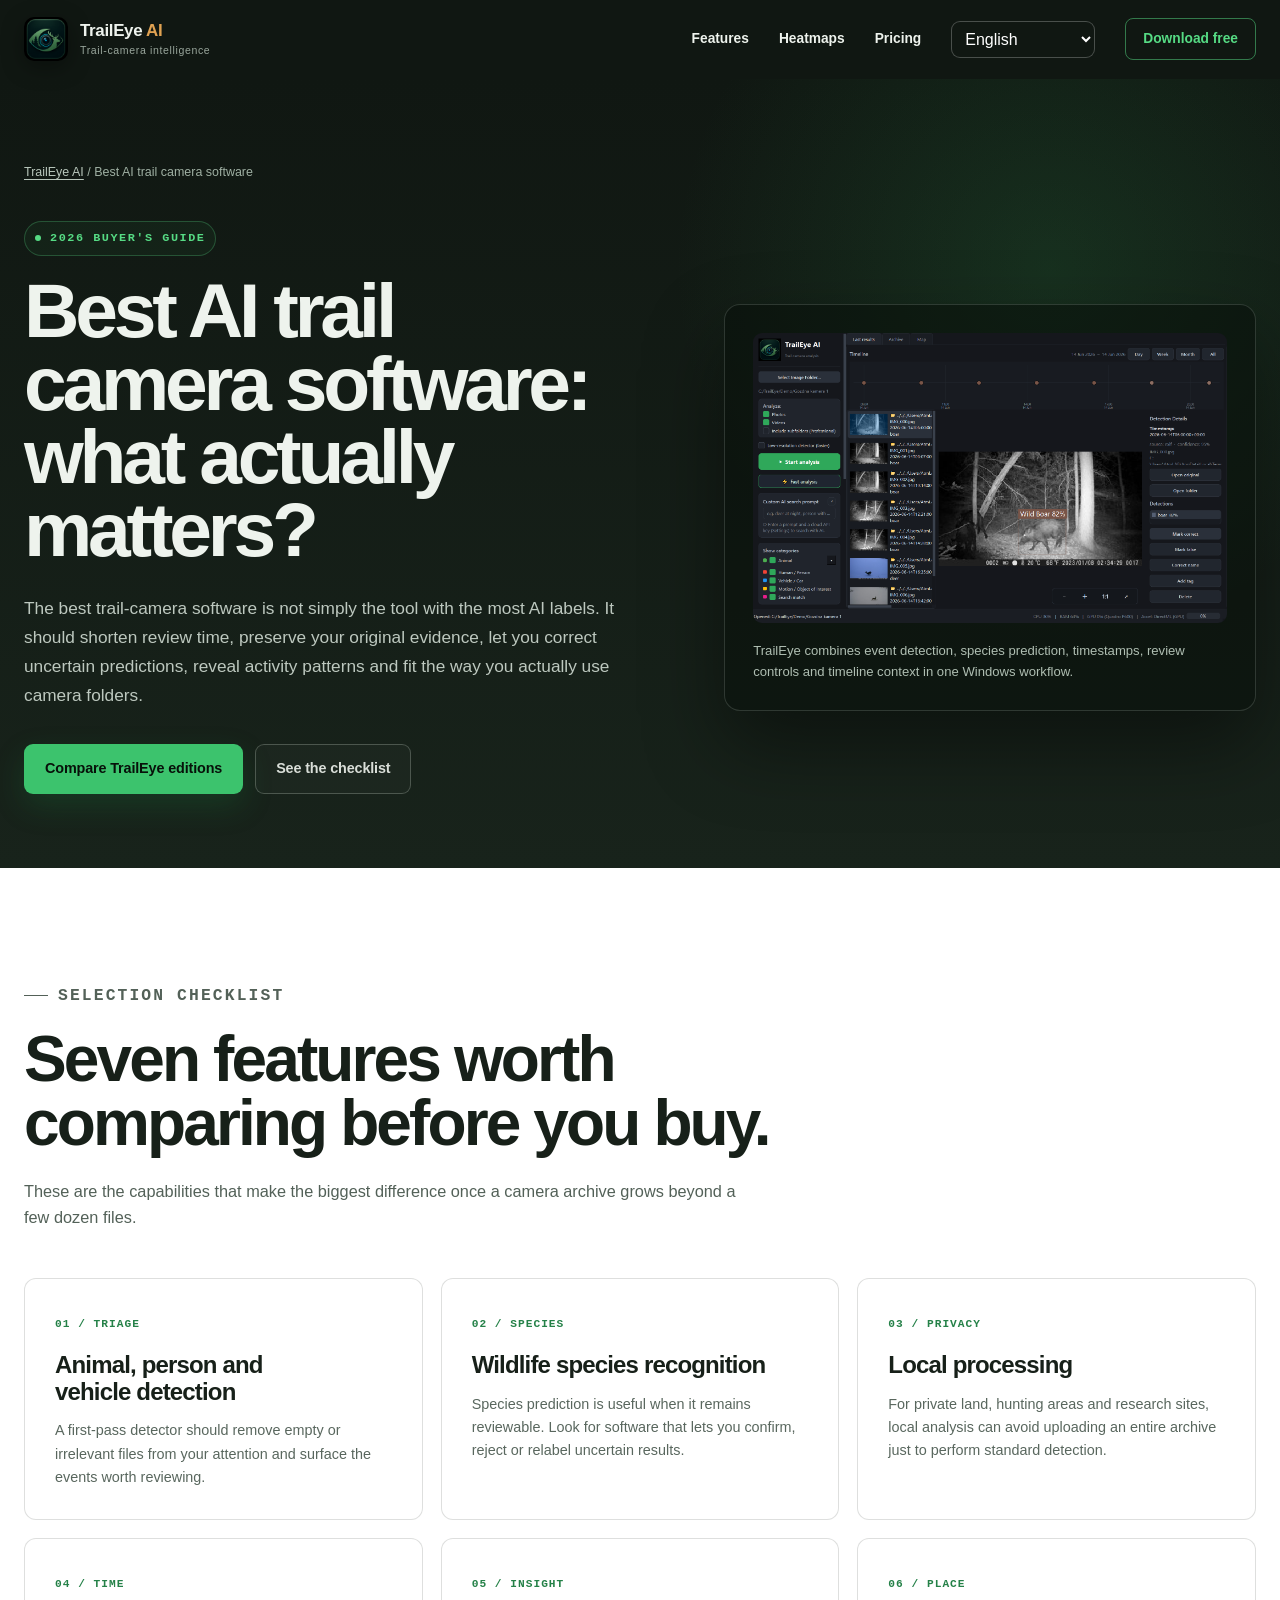
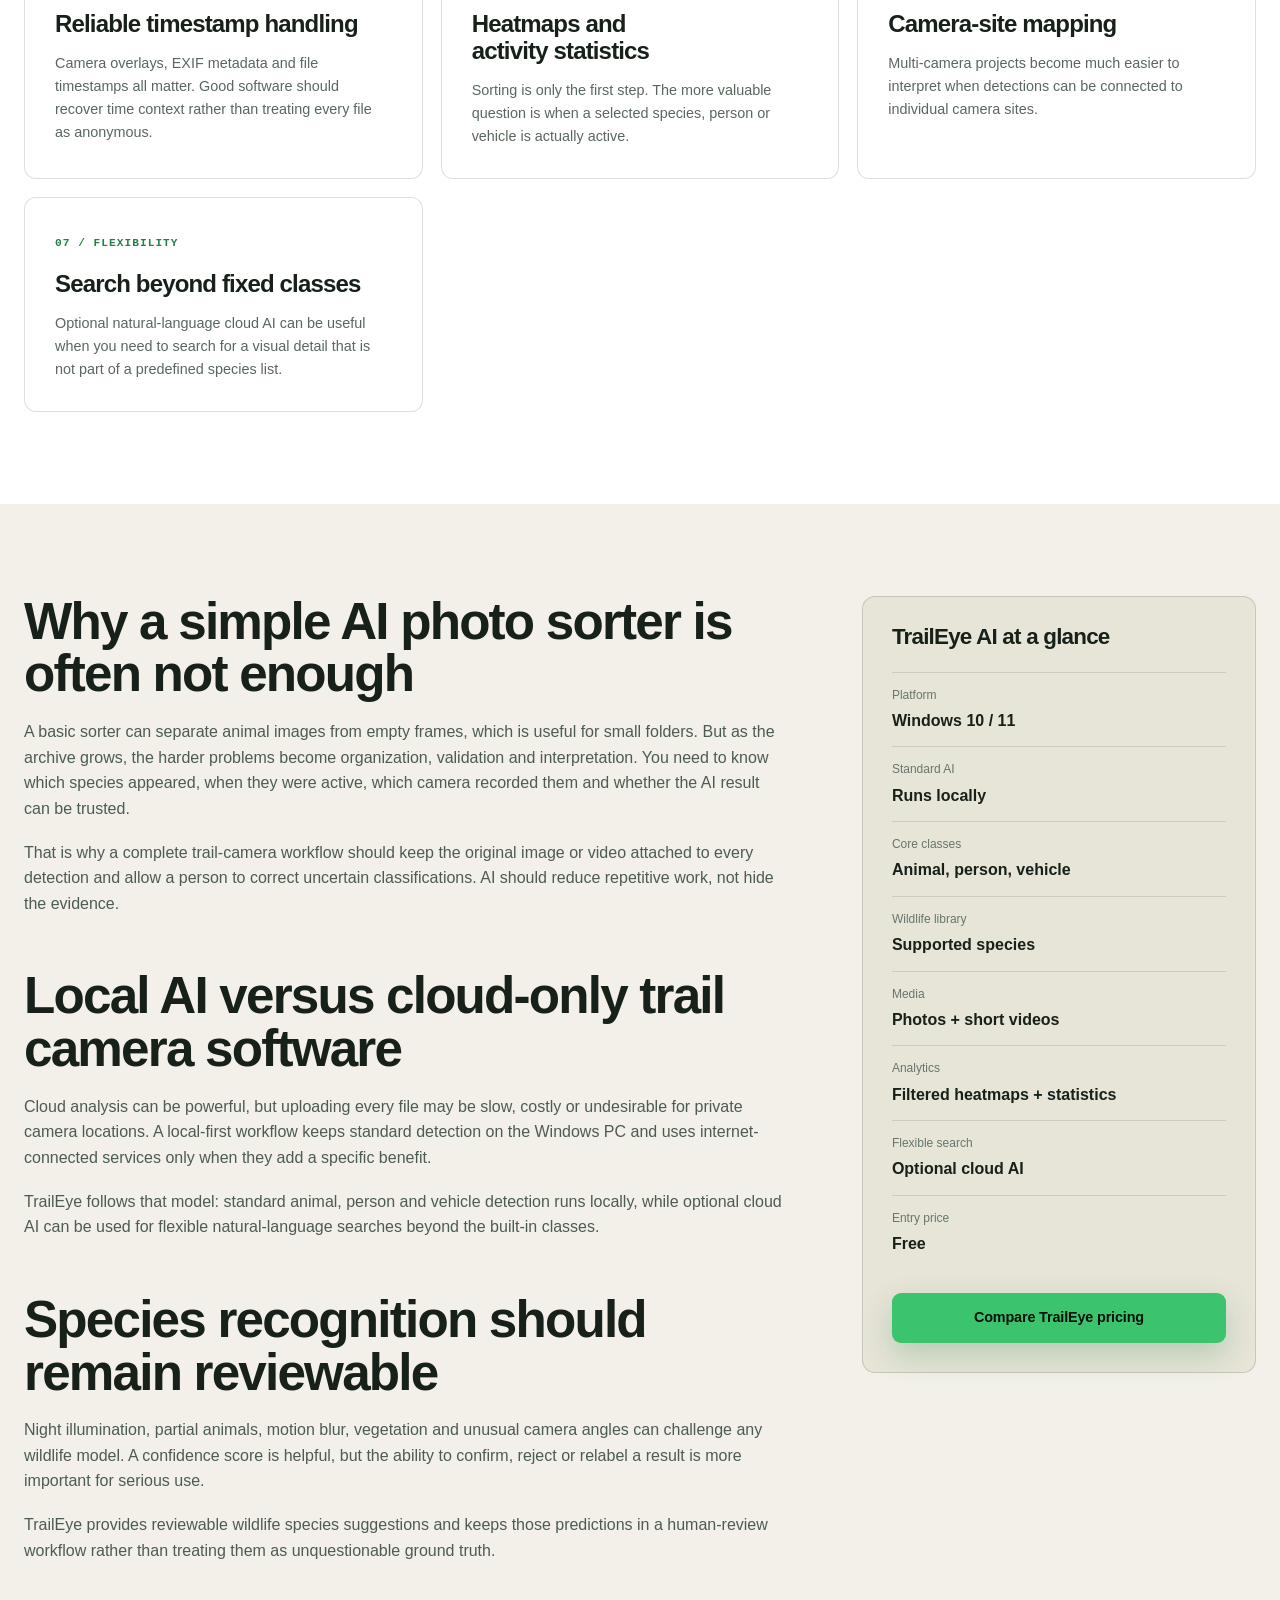
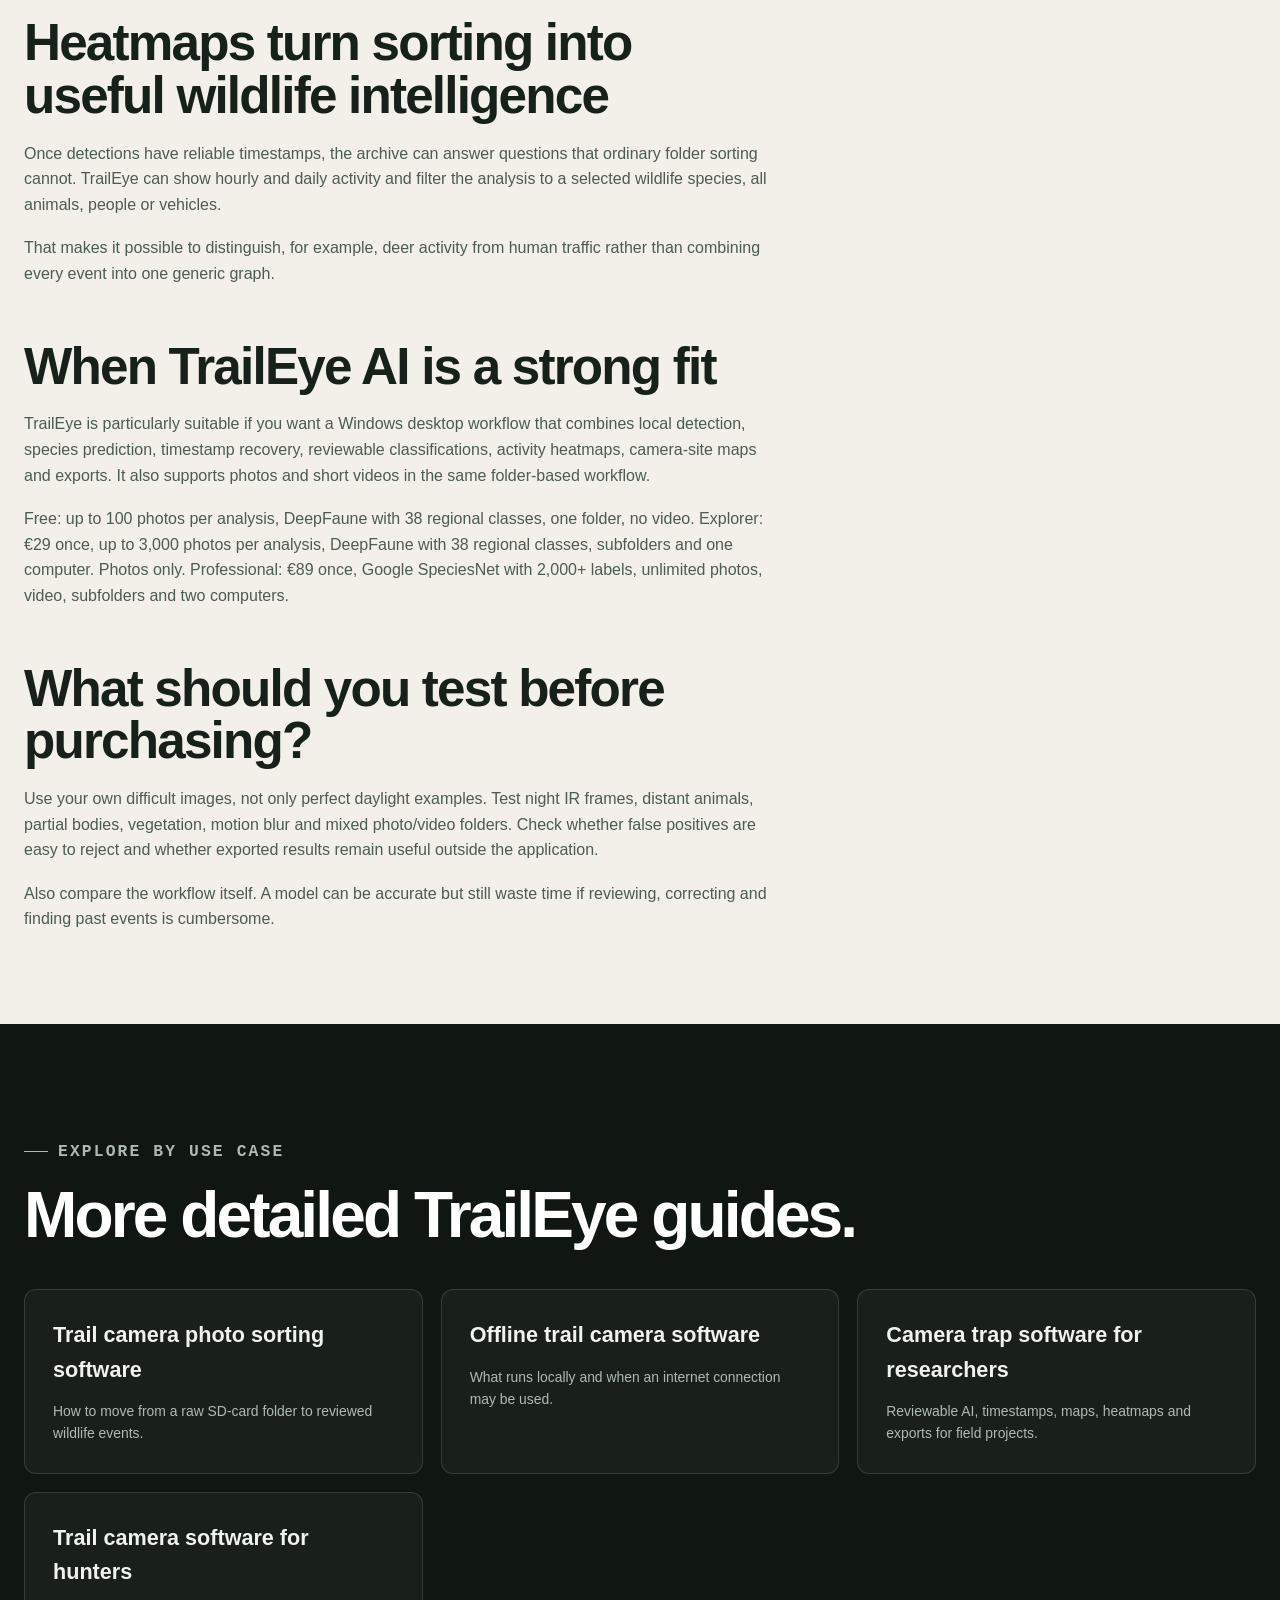
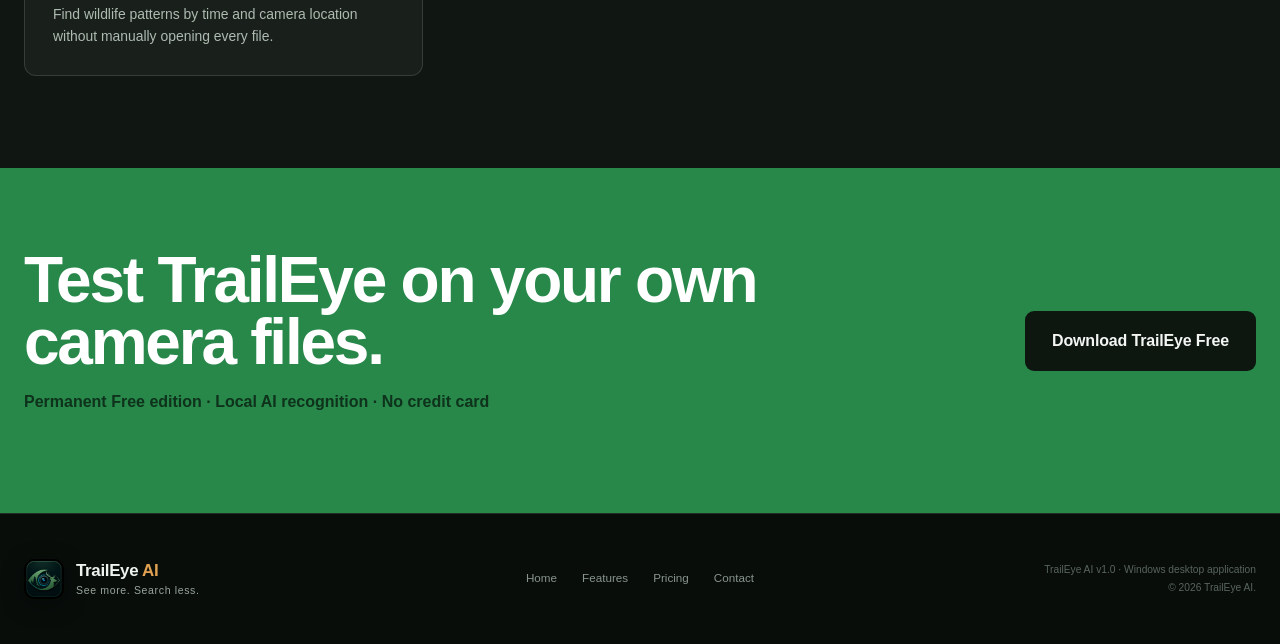
<file: best-ai-trail-camera-software/index.html>
<!doctype html>
<html lang="en">
<head>
  <meta charset="utf-8">
  <meta name="viewport" content="width=device-width, initial-scale=1">
  <meta name="description" content="Looking for the best AI trail camera software in 2026? Compare the features that matter: local AI sorting, wildlife species recognition, heatmaps, maps, exports and flexible cloud AI search.">
  <meta name="robots" content="index, follow, max-image-preview:large">
  <meta name="theme-color" content="#101712">
  <link rel="canonical" href="https://traileye.eu/best-ai-trail-camera-software/">
  <meta property="og:title" content="Best AI Trail Camera Software in 2026 | TrailEye AI">
  <meta property="og:description" content="A practical guide to choosing AI trail camera software for wildlife photos and videos, with local processing, species recognition, heatmaps, maps and exports.">
  <meta property="og:type" content="article">
  <meta property="og:url" content="https://traileye.eu/best-ai-trail-camera-software/">
  <meta property="og:image" content="https://traileye.eu/assets/01-hero-ai-detection.png">
  <meta name="twitter:card" content="summary_large_image">
  <title>Best AI Trail Camera Software in 2026 | TrailEye AI</title>
  <link rel="icon" href="../assets/traileye-logo.png">
  <link rel="stylesheet" href="../styles.css">
  <script src="../script.js?v=2" defer></script>
  <script type="application/ld+json">
  {
    "@context":"https://schema.org",
    "@graph":[
      {
        "@type":"Article",
        "headline":"Best AI Trail Camera Software in 2026: What to Look For",
        "description":"A practical guide to choosing AI trail camera software for wildlife photos and videos.",
        "url":"https://traileye.eu/best-ai-trail-camera-software/",
        "datePublished":"2026-08-16",
        "dateModified":"2026-08-16",
        "author":{"@type":"Organization","name":"TrailEye AI"},
        "publisher":{"@type":"Organization","name":"TrailEye AI"}
      },
      {
        "@type":"BreadcrumbList",
        "itemListElement":[
          {"@type":"ListItem","position":1,"name":"TrailEye AI","item":"https://traileye.eu/"},
          {"@type":"ListItem","position":2,"name":"Best AI trail camera software","item":"https://traileye.eu/best-ai-trail-camera-software/"}
        ]
      }
    ]
  }
  </script>
</head>
<body class="content-page">
  <a class="skip-link" href="#main">Skip to content</a>
  <header class="site-header" data-header>
    <div class="nav-shell">
      <a class="brand" href="../" aria-label="TrailEye AI home"><img src="../assets/traileye-logo.png" alt="" width="44" height="44"><span class="brand-copy"><strong>TrailEye <em>AI</em></strong><small>Trail-camera intelligence</small></span></a>
      <button class="nav-toggle" type="button" aria-expanded="false" aria-controls="primary-nav" data-nav-toggle><span></span><span></span><span></span><span class="sr-only">Open navigation</span></button>
      <nav class="primary-nav" id="primary-nav" aria-label="Primary navigation" data-nav>
        <a href="../#features">Features</a><a href="../#insights">Heatmaps</a><a href="../#pricing">Pricing</a><a class="nav-cta" href="../download/">Download free</a>
      </nav>
    </div>
  </header>

  <main class="landing-main" id="main">
    <section class="landing-hero">
      <div class="container">
        <p class="breadcrumbs"><a href="../">TrailEye AI</a> / Best AI trail camera software</p>
        <div class="landing-hero-grid">
          <div>
            <p class="eyebrow"><span>2026 buyer's guide</span></p>
            <h1>Best AI trail camera software: what actually matters?</h1>
            <p class="hero-lede">The best trail-camera software is not simply the tool with the most AI labels. It should shorten review time, preserve your original evidence, let you correct uncertain predictions, reveal activity patterns and fit the way you actually use camera folders.</p>
            <div class="hero-actions"><a class="button button-primary" href="../#pricing">Compare TrailEye editions</a><a class="button button-quiet" href="#checklist">See the checklist</a></div>
          </div>
          <div class="landing-proof"><img src="../assets/01-hero-ai-detection.png" alt="TrailEye AI detecting wildlife in a trail-camera image"><p>TrailEye combines event detection, species prediction, timestamps, review controls and timeline context in one Windows workflow.</p></div>
        </div>
      </div>
    </section>

    <section class="landing-section landing-section-white" id="checklist">
      <div class="container">
        <div class="landing-heading"><p class="kicker">Selection checklist</p><h2>Seven features worth comparing before you buy.</h2><p>These are the capabilities that make the biggest difference once a camera archive grows beyond a few dozen files.</p></div>
        <div class="landing-grid">
          <article class="landing-card"><span>01 / TRIAGE</span><h3>Animal, person and vehicle detection</h3><p>A first-pass detector should remove empty or irrelevant files from your attention and surface the events worth reviewing.</p></article>
          <article class="landing-card"><span>02 / SPECIES</span><h3>Wildlife species recognition</h3><p>Species prediction is useful when it remains reviewable. Look for software that lets you confirm, reject or relabel uncertain results.</p></article>
          <article class="landing-card"><span>03 / PRIVACY</span><h3>Local processing</h3><p>For private land, hunting areas and research sites, local analysis can avoid uploading an entire archive just to perform standard detection.</p></article>
          <article class="landing-card"><span>04 / TIME</span><h3>Reliable timestamp handling</h3><p>Camera overlays, EXIF metadata and file timestamps all matter. Good software should recover time context rather than treating every file as anonymous.</p></article>
          <article class="landing-card"><span>05 / INSIGHT</span><h3>Heatmaps and activity statistics</h3><p>Sorting is only the first step. The more valuable question is when a selected species, person or vehicle is actually active.</p></article>
          <article class="landing-card"><span>06 / PLACE</span><h3>Camera-site mapping</h3><p>Multi-camera projects become much easier to interpret when detections can be connected to individual camera sites.</p></article>
          <article class="landing-card"><span>07 / FLEXIBILITY</span><h3>Search beyond fixed classes</h3><p>Optional natural-language cloud AI can be useful when you need to search for a visual detail that is not part of a predefined species list.</p></article>
        </div>
      </div>
    </section>

    <section class="landing-section">
      <div class="container content-columns">
        <article class="prose">
          <h2>Why a simple AI photo sorter is often not enough</h2>
          <p>A basic sorter can separate animal images from empty frames, which is useful for small folders. But as the archive grows, the harder problems become organization, validation and interpretation. You need to know which species appeared, when they were active, which camera recorded them and whether the AI result can be trusted.</p>
          <p>That is why a complete trail-camera workflow should keep the original image or video attached to every detection and allow a person to correct uncertain classifications. AI should reduce repetitive work, not hide the evidence.</p>

          <h2>Local AI versus cloud-only trail camera software</h2>
          <p>Cloud analysis can be powerful, but uploading every file may be slow, costly or undesirable for private camera locations. A local-first workflow keeps standard detection on the Windows PC and uses internet-connected services only when they add a specific benefit.</p>
          <p>TrailEye follows that model: standard animal, person and vehicle detection runs locally, while optional cloud AI can be used for flexible natural-language searches beyond the built-in classes.</p>

          <h2>Species recognition should remain reviewable</h2>
          <p>Night illumination, partial animals, motion blur, vegetation and unusual camera angles can challenge any wildlife model. A confidence score is helpful, but the ability to confirm, reject or relabel a result is more important for serious use.</p>
          <p>TrailEye provides reviewable wildlife species suggestions and keeps those predictions in a human-review workflow rather than treating them as unquestionable ground truth.</p>

          <h2>Heatmaps turn sorting into useful wildlife intelligence</h2>
          <p>Once detections have reliable timestamps, the archive can answer questions that ordinary folder sorting cannot. TrailEye can show hourly and daily activity and filter the analysis to a selected wildlife species, all animals, people or vehicles.</p>
          <p>That makes it possible to distinguish, for example, deer activity from human traffic rather than combining every event into one generic graph.</p>

          <h2>When TrailEye AI is a strong fit</h2>
          <p>TrailEye is particularly suitable if you want a Windows desktop workflow that combines local detection, species prediction, timestamp recovery, reviewable classifications, activity heatmaps, camera-site maps and exports. It also supports photos and short videos in the same folder-based workflow.</p>
          <p>Free: up to 100 photos per analysis, DeepFaune with 38 regional classes, one folder, no video. Explorer: €29 once, up to 3,000 photos per analysis, DeepFaune with 38 regional classes, subfolders and one computer. Photos only. Professional: €89 once, Google SpeciesNet with 2,000+ labels, unlimited photos, video, subfolders and two computers.</p>

          <h2>What should you test before purchasing?</h2>
          <p>Use your own difficult images, not only perfect daylight examples. Test night IR frames, distant animals, partial bodies, vegetation, motion blur and mixed photo/video folders. Check whether false positives are easy to reject and whether exported results remain useful outside the application.</p>
          <p>Also compare the workflow itself. A model can be accurate but still waste time if reviewing, correcting and finding past events is cumbersome.</p>
        </article>

        <aside class="side-facts" aria-label="TrailEye AI quick comparison">
          <h2>TrailEye AI at a glance</h2>
          <dl>
            <div><dt>Platform</dt><dd>Windows 10 / 11</dd></div>
            <div><dt>Standard AI</dt><dd>Runs locally</dd></div>
            <div><dt>Core classes</dt><dd>Animal, person, vehicle</dd></div>
            <div><dt>Wildlife library</dt><dd>Supported species</dd></div>
            <div><dt>Media</dt><dd>Photos + short videos</dd></div>
            <div><dt>Analytics</dt><dd>Filtered heatmaps + statistics</dd></div>
            <div><dt>Flexible search</dt><dd>Optional cloud AI</dd></div>
            <div><dt>Entry price</dt><dd>Free</dd></div>
          </dl>
          <a class="button button-primary" href="../#pricing">Compare TrailEye pricing</a>
        </aside>
      </div>
    </section>

    <section class="landing-section landing-section-dark">
      <div class="container">
        <div class="landing-heading"><p class="kicker">Explore by use case</p><h2>More detailed TrailEye guides.</h2></div>
        <div class="related-pages">
          <a href="../trail-camera-photo-sorting-software/"><strong>Trail camera photo sorting software</strong><span>How to move from a raw SD-card folder to reviewed wildlife events.</span></a>
          <a href="../offline-trail-camera-software/"><strong>Offline trail camera software</strong><span>What runs locally and when an internet connection may be used.</span></a>
          <a href="../camera-trap-software-for-researchers/"><strong>Camera trap software for researchers</strong><span>Reviewable AI, timestamps, maps, heatmaps and exports for field projects.</span></a>
          <a href="../trail-camera-software-for-hunters/"><strong>Trail camera software for hunters</strong><span>Find wildlife patterns by time and camera location without manually opening every file.</span></a>
        </div>
      </div>
    </section>

    <section class="landing-cta"><div class="container landing-cta-grid"><div><h2>Test TrailEye on your own camera files.</h2><p>Permanent Free edition · Local AI recognition · No credit card</p></div><a class="button button-large" href="../download/">Download TrailEye Free</a></div></section>
  </main>

  <footer class="site-footer"><div class="container footer-grid"><a class="brand footer-brand" href="../" aria-label="TrailEye AI home"><img src="../assets/traileye-logo.png" alt="" width="40" height="40"><span class="brand-copy"><strong>TrailEye <em>AI</em></strong><small>See more. Search less.</small></span></a><div class="footer-links"><a href="../">Home</a><a href="../#features">Features</a><a href="../#pricing">Pricing</a><a href="mailto:provreme@gmail.com">Contact</a></div><p class="footer-meta">TrailEye AI v1.0 · Windows desktop application<br>© <span data-year></span> TrailEye AI.</p></div></footer>
</body>
</html>
</file>
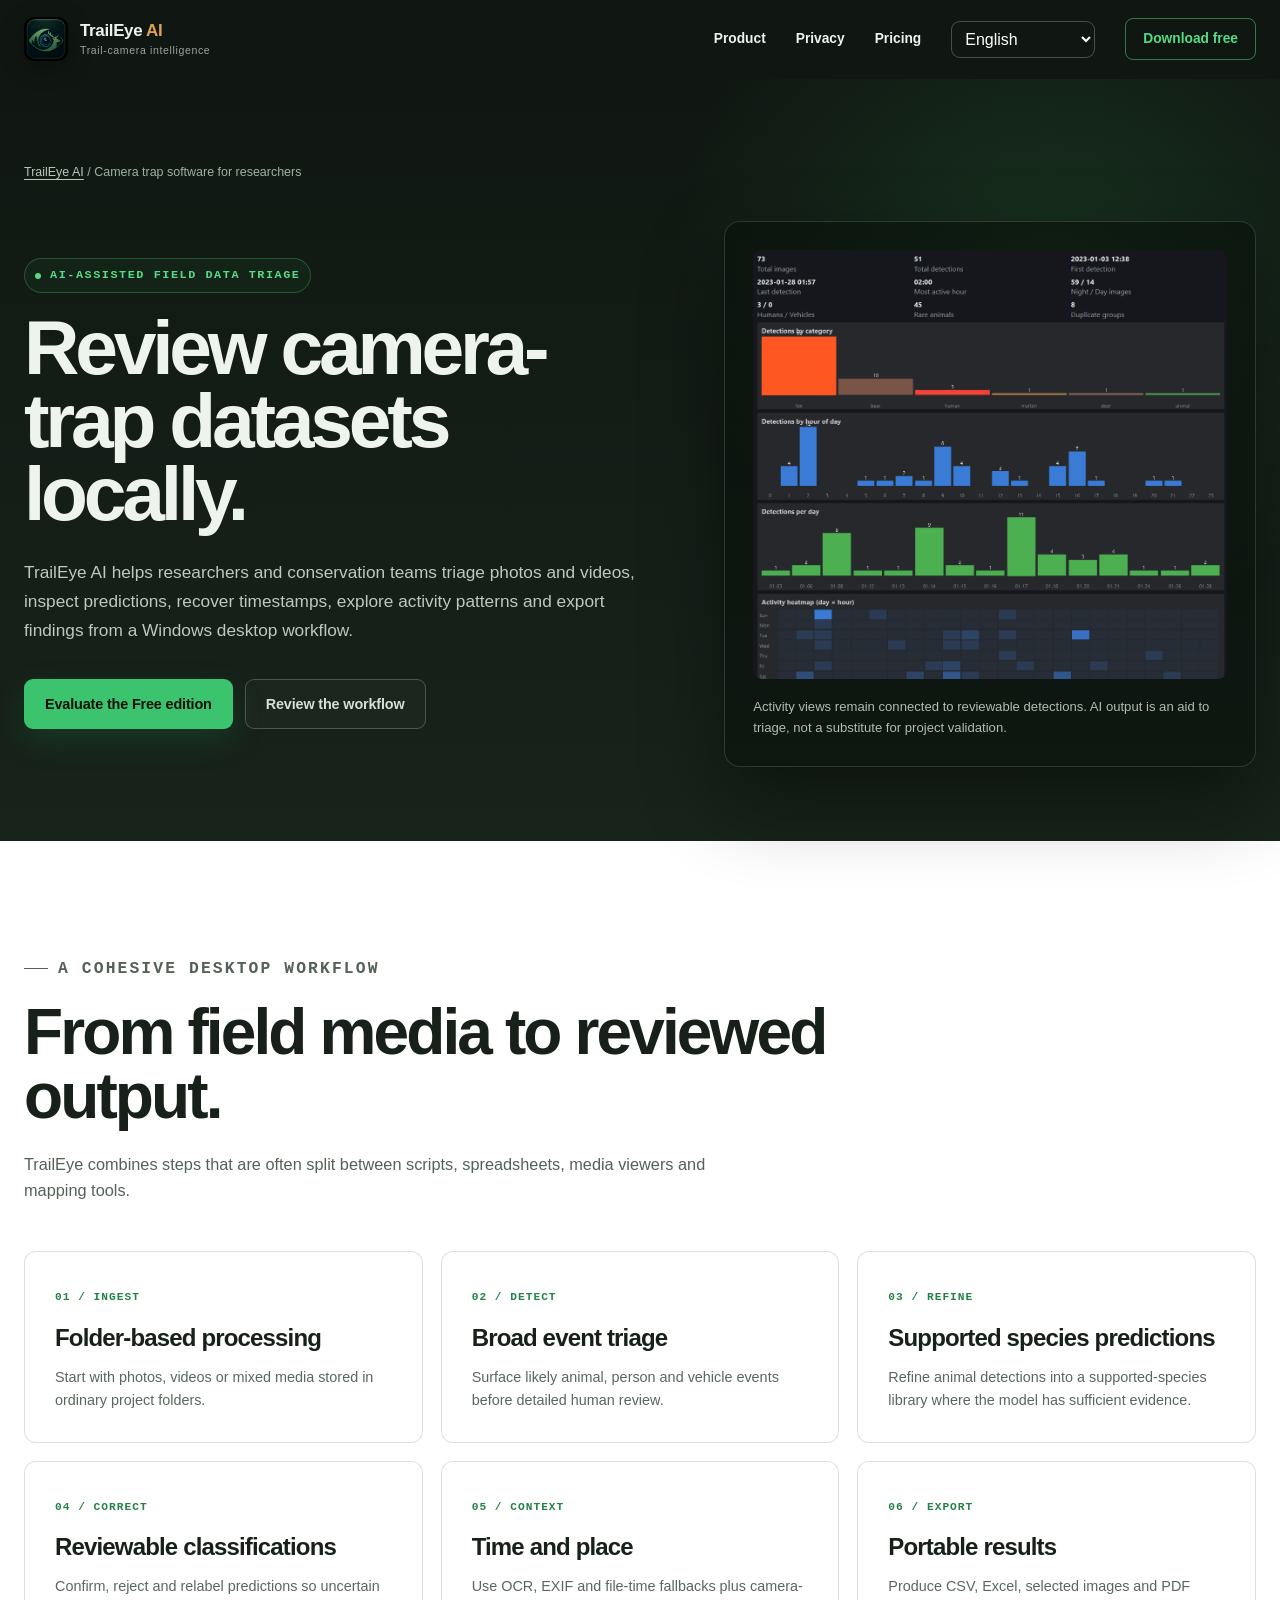
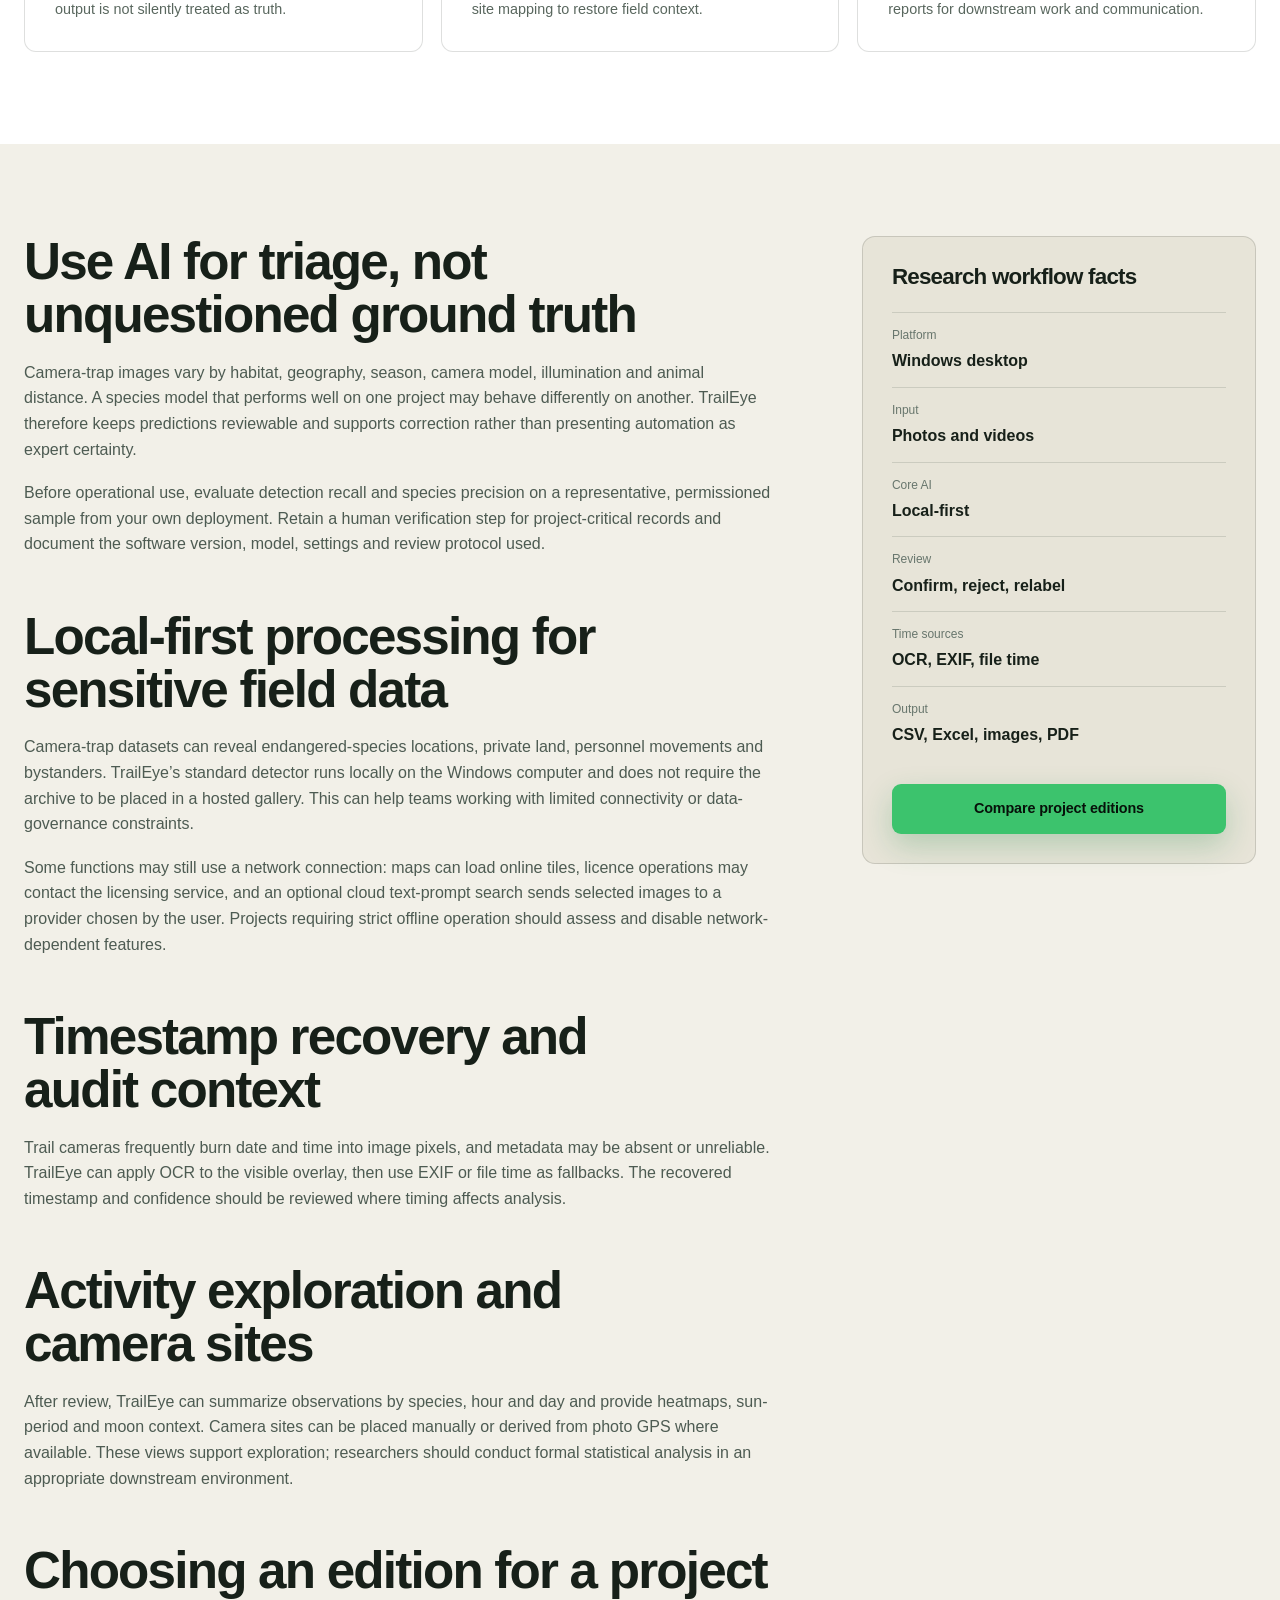
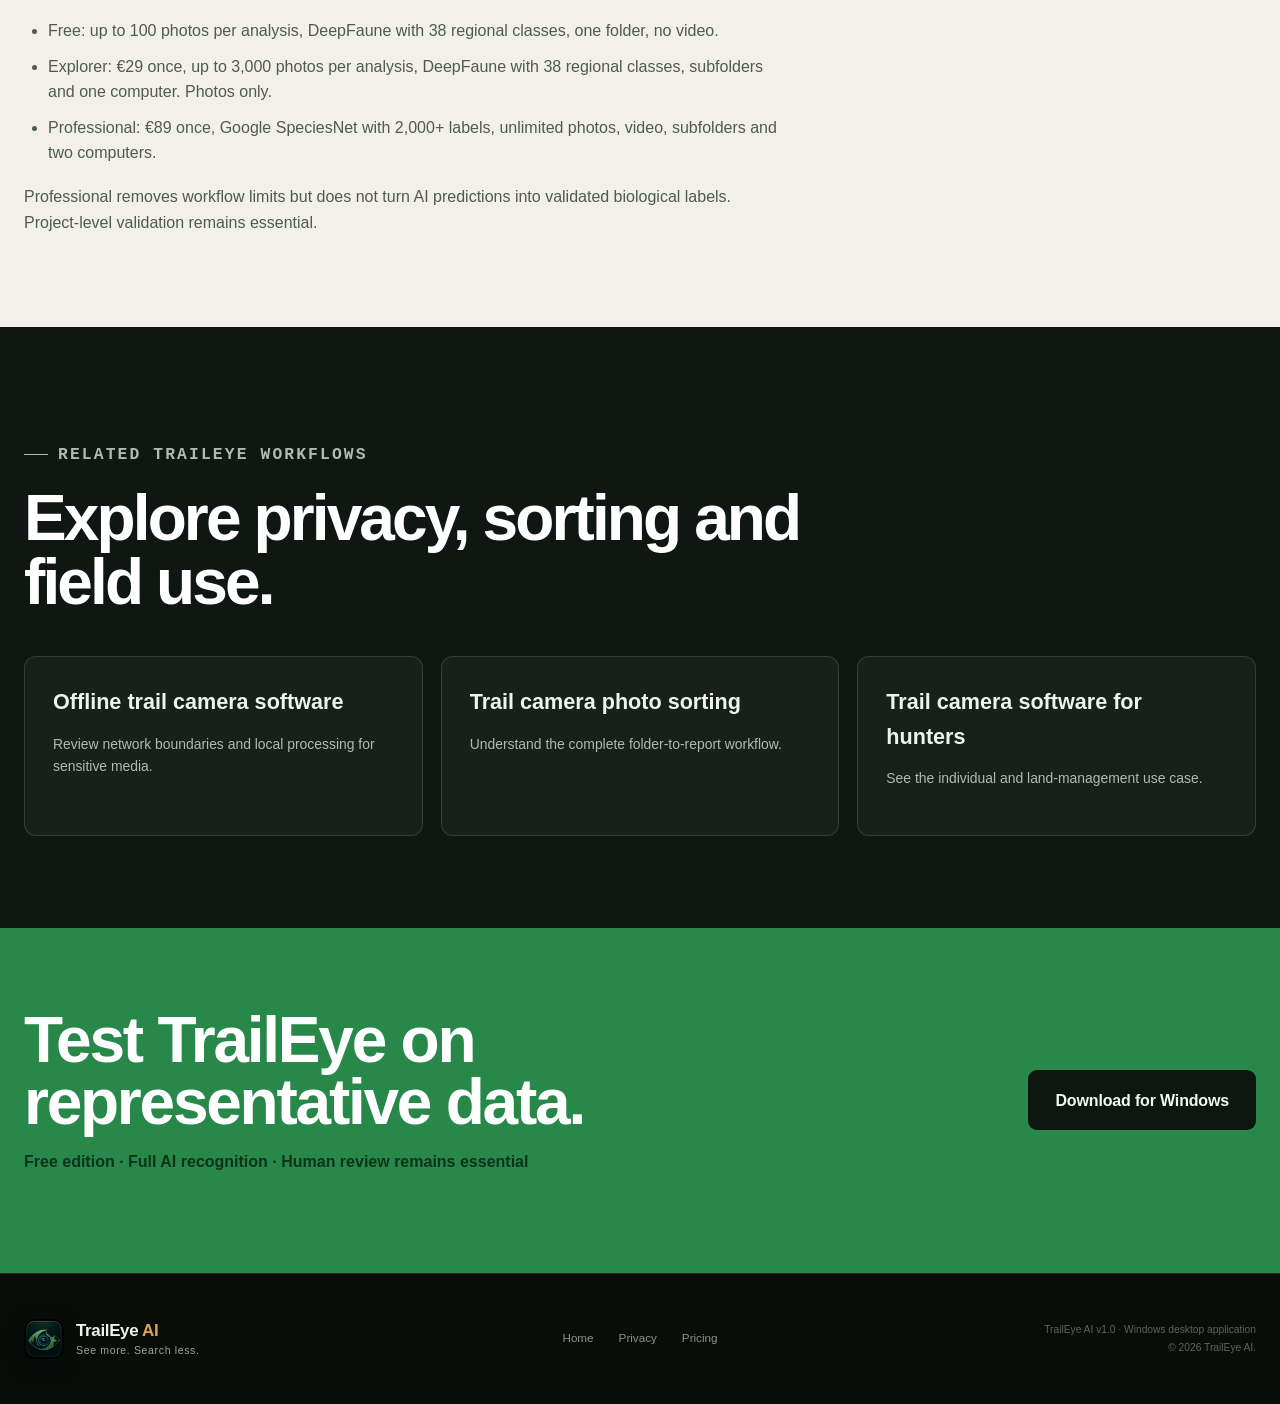
<file: camera-trap-software-for-researchers/index.html>
<!doctype html>
<html lang="en">
<head>
  <meta charset="utf-8"><meta name="viewport" content="width=device-width, initial-scale=1">
  <meta name="description" content="Camera trap software for wildlife researchers: local AI-assisted photo and video triage, reviewable classifications, timestamp OCR, maps and exports on Windows.">
  <meta name="robots" content="index, follow, max-image-preview:large"><meta name="theme-color" content="#101712">
  <link rel="canonical" href="https://traileye.eu/camera-trap-software-for-researchers/">
  <link rel="alternate" hreflang="en" href="https://traileye.eu/camera-trap-software-for-researchers/">
  <link rel="alternate" hreflang="de" href="https://traileye.eu/de/kamerafallen-software-forschung/">
  <link rel="alternate" hreflang="x-default" href="https://traileye.eu/camera-trap-software-for-researchers/">
  <meta property="og:title" content="Camera Trap Software for Wildlife Researchers | TrailEye AI"><meta property="og:description" content="Triage field-camera photos and videos locally, review AI classifications and export usable results."><meta property="og:type" content="website"><meta property="og:url" content="https://traileye.eu/camera-trap-software-for-researchers/"><meta property="og:image" content="https://traileye.eu/assets/03-activity-insights.png"><meta name="twitter:card" content="summary_large_image">
  <title>Camera Trap Software for Wildlife Researchers | TrailEye AI</title>
  <link rel="icon" href="../assets/traileye-logo.png"><link rel="stylesheet" href="../styles.css"><script src="../script.js?v=2" defer></script>
  <script type="application/ld+json">{"@context":"https://schema.org","@graph":[{"@type":"WebPage","name":"Camera Trap Software for Wildlife Researchers","url":"https://traileye.eu/camera-trap-software-for-researchers/","description":"A local Windows workflow for AI-assisted camera-trap triage, review, timestamps, activity analysis and export."},{"@type":"BreadcrumbList","itemListElement":[{"@type":"ListItem","position":1,"name":"TrailEye AI","item":"https://traileye.eu/"},{"@type":"ListItem","position":2,"name":"Camera trap software for researchers","item":"https://traileye.eu/camera-trap-software-for-researchers/"}]}]}</script>
</head>
<body class="content-page">
<a class="skip-link" href="#main">Skip to content</a>
<header class="site-header" data-header><div class="nav-shell"><a class="brand" href="../" aria-label="TrailEye AI home"><img src="../assets/traileye-logo.png" alt="" width="44" height="44"><span class="brand-copy"><strong>TrailEye <em>AI</em></strong><small>Trail-camera intelligence</small></span></a><button class="nav-toggle" type="button" aria-expanded="false" aria-controls="primary-nav" data-nav-toggle><span></span><span></span><span></span><span class="sr-only">Open navigation</span></button><nav class="primary-nav" id="primary-nav" aria-label="Primary navigation" data-nav><a href="../#features">Product</a><a href="../offline-trail-camera-software/">Privacy</a><a href="../#pricing">Pricing</a><a class="nav-cta" href="../download/">Download free</a></nav></div></header>
<main class="landing-main" id="main">
<section class="landing-hero"><div class="container"><p class="breadcrumbs"><a href="../">TrailEye AI</a> / Camera trap software for researchers</p><div class="landing-hero-grid"><div><p class="eyebrow"><span>AI-assisted field data triage</span></p><h1>Review camera-trap datasets locally.</h1><p class="hero-lede">TrailEye AI helps researchers and conservation teams triage photos and videos, inspect predictions, recover timestamps, explore activity patterns and export findings from a Windows desktop workflow.</p><div class="hero-actions"><a class="button button-primary" href="../download/">Evaluate the Free edition</a><a class="button button-quiet" href="#methods">Review the workflow</a></div></div><div class="landing-proof"><img src="../assets/03-activity-insights.png" alt="TrailEye AI activity dashboard showing species counts, hourly activity and heatmaps"><p>Activity views remain connected to reviewable detections. AI output is an aid to triage, not a substitute for project validation.</p></div></div></div></section>
<section class="landing-section landing-section-white"><div class="container"><div class="landing-heading"><p class="kicker">A cohesive desktop workflow</p><h2>From field media to reviewed output.</h2><p>TrailEye combines steps that are often split between scripts, spreadsheets, media viewers and mapping tools.</p></div><div class="landing-grid">
<article class="landing-card"><span>01 / INGEST</span><h3>Folder-based processing</h3><p>Start with photos, videos or mixed media stored in ordinary project folders.</p></article><article class="landing-card"><span>02 / DETECT</span><h3>Broad event triage</h3><p>Surface likely animal, person and vehicle events before detailed human review.</p></article><article class="landing-card"><span>03 / REFINE</span><h3>Supported species predictions</h3><p>Refine animal detections into a supported-species library where the model has sufficient evidence.</p></article><article class="landing-card"><span>04 / CORRECT</span><h3>Reviewable classifications</h3><p>Confirm, reject and relabel predictions so uncertain output is not silently treated as truth.</p></article><article class="landing-card"><span>05 / CONTEXT</span><h3>Time and place</h3><p>Use OCR, EXIF and file-time fallbacks plus camera-site mapping to restore field context.</p></article><article class="landing-card"><span>06 / EXPORT</span><h3>Portable results</h3><p>Produce CSV, Excel, selected images and PDF reports for downstream work and communication.</p></article>
</div></div></section>
<section class="landing-section" id="methods"><div class="container content-columns"><article class="prose">
<h2>Use AI for triage, not unquestioned ground truth</h2><p>Camera-trap images vary by habitat, geography, season, camera model, illumination and animal distance. A species model that performs well on one project may behave differently on another. TrailEye therefore keeps predictions reviewable and supports correction rather than presenting automation as expert certainty.</p><p>Before operational use, evaluate detection recall and species precision on a representative, permissioned sample from your own deployment. Retain a human verification step for project-critical records and document the software version, model, settings and review protocol used.</p>
<h2>Local-first processing for sensitive field data</h2><p>Camera-trap datasets can reveal endangered-species locations, private land, personnel movements and bystanders. TrailEye’s standard detector runs locally on the Windows computer and does not require the archive to be placed in a hosted gallery. This can help teams working with limited connectivity or data-governance constraints.</p><p>Some functions may still use a network connection: maps can load online tiles, licence operations may contact the licensing service, and an optional cloud text-prompt search sends selected images to a provider chosen by the user. Projects requiring strict offline operation should assess and disable network-dependent features.</p>
<h2>Timestamp recovery and audit context</h2><p>Trail cameras frequently burn date and time into image pixels, and metadata may be absent or unreliable. TrailEye can apply OCR to the visible overlay, then use EXIF or file time as fallbacks. The recovered timestamp and confidence should be reviewed where timing affects analysis.</p>
<h2>Activity exploration and camera sites</h2><p>After review, TrailEye can summarize observations by species, hour and day and provide heatmaps, sun-period and moon context. Camera sites can be placed manually or derived from photo GPS where available. These views support exploration; researchers should conduct formal statistical analysis in an appropriate downstream environment.</p>
<h2>Choosing an edition for a project</h2><ul><li>Free: up to 100 photos per analysis, DeepFaune with 38 regional classes, one folder, no video.</li><li>Explorer: €29 once, up to 3,000 photos per analysis, DeepFaune with 38 regional classes, subfolders and one computer. Photos only.</li><li>Professional: €89 once, Google SpeciesNet with 2,000+ labels, unlimited photos, video, subfolders and two computers.</li></ul><p>Professional removes workflow limits but does not turn AI predictions into validated biological labels. Project-level validation remains essential.</p>
</article><aside class="side-facts" aria-label="Research workflow facts"><h2>Research workflow facts</h2><dl><div><dt>Platform</dt><dd>Windows desktop</dd></div><div><dt>Input</dt><dd>Photos and videos</dd></div><div><dt>Core AI</dt><dd>Local-first</dd></div><div><dt>Review</dt><dd>Confirm, reject, relabel</dd></div><div><dt>Time sources</dt><dd>OCR, EXIF, file time</dd></div><div><dt>Output</dt><dd>CSV, Excel, images, PDF</dd></div></dl><a class="button button-primary" href="../#pricing">Compare project editions</a></aside></div></section>
<section class="landing-section landing-section-dark"><div class="container"><div class="landing-heading"><p class="kicker">Related TrailEye workflows</p><h2>Explore privacy, sorting and field use.</h2></div><div class="related-pages"><a href="../offline-trail-camera-software/"><strong>Offline trail camera software</strong><span>Review network boundaries and local processing for sensitive media.</span></a><a href="../trail-camera-photo-sorting-software/"><strong>Trail camera photo sorting</strong><span>Understand the complete folder-to-report workflow.</span></a><a href="../trail-camera-software-for-hunters/"><strong>Trail camera software for hunters</strong><span>See the individual and land-management use case.</span></a></div></div></section>
<section class="landing-cta"><div class="container landing-cta-grid"><div><h2>Test TrailEye on representative data.</h2><p>Free edition · Full AI recognition · Human review remains essential</p></div><a class="button button-large" href="../download/">Download for Windows</a></div></section>
</main>
<footer class="site-footer"><div class="container footer-grid"><a class="brand footer-brand" href="../"><img src="../assets/traileye-logo.png" alt="" width="40" height="40"><span class="brand-copy"><strong>TrailEye <em>AI</em></strong><small>See more. Search less.</small></span></a><div class="footer-links"><a href="../">Home</a><a href="../offline-trail-camera-software/">Privacy</a><a href="../#pricing">Pricing</a></div><p class="footer-meta">TrailEye AI v1.0 · Windows desktop application<br>© <span data-year></span> TrailEye AI.</p></div></footer>
</body></html>
</file>
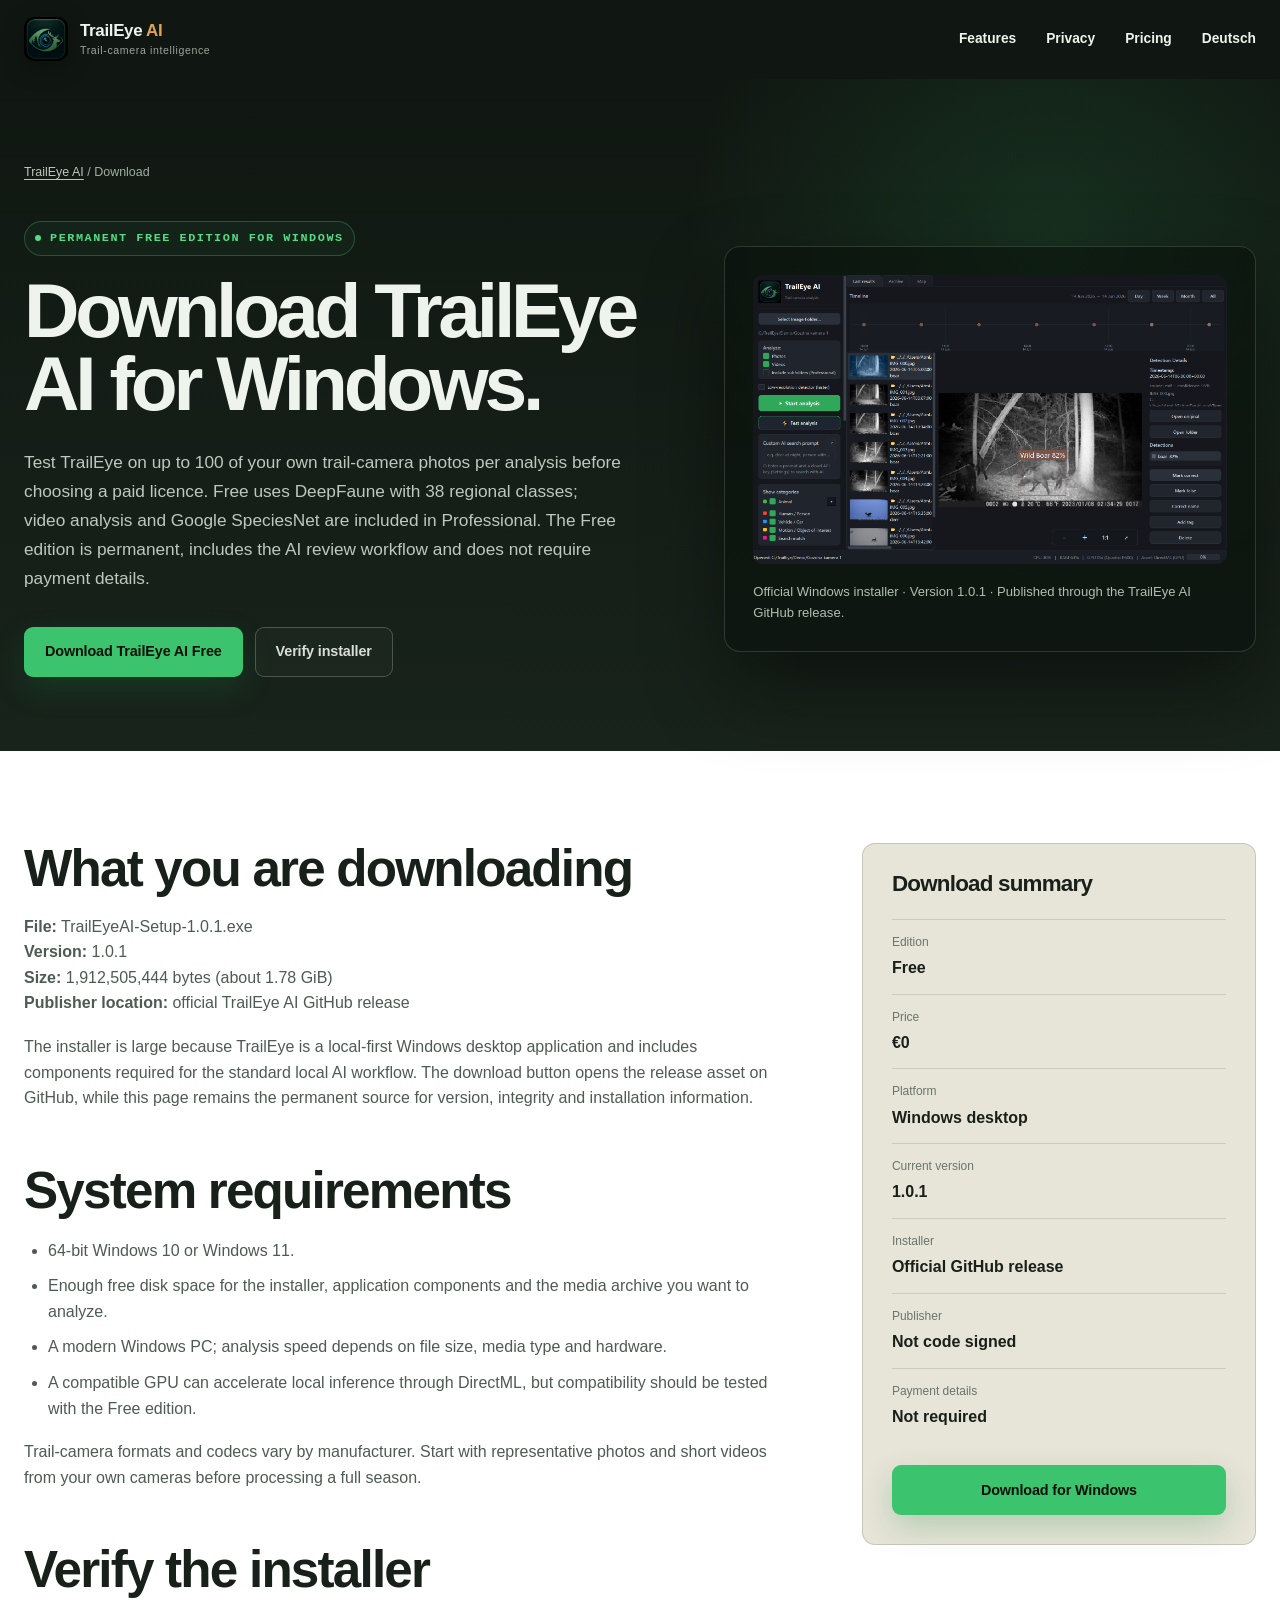
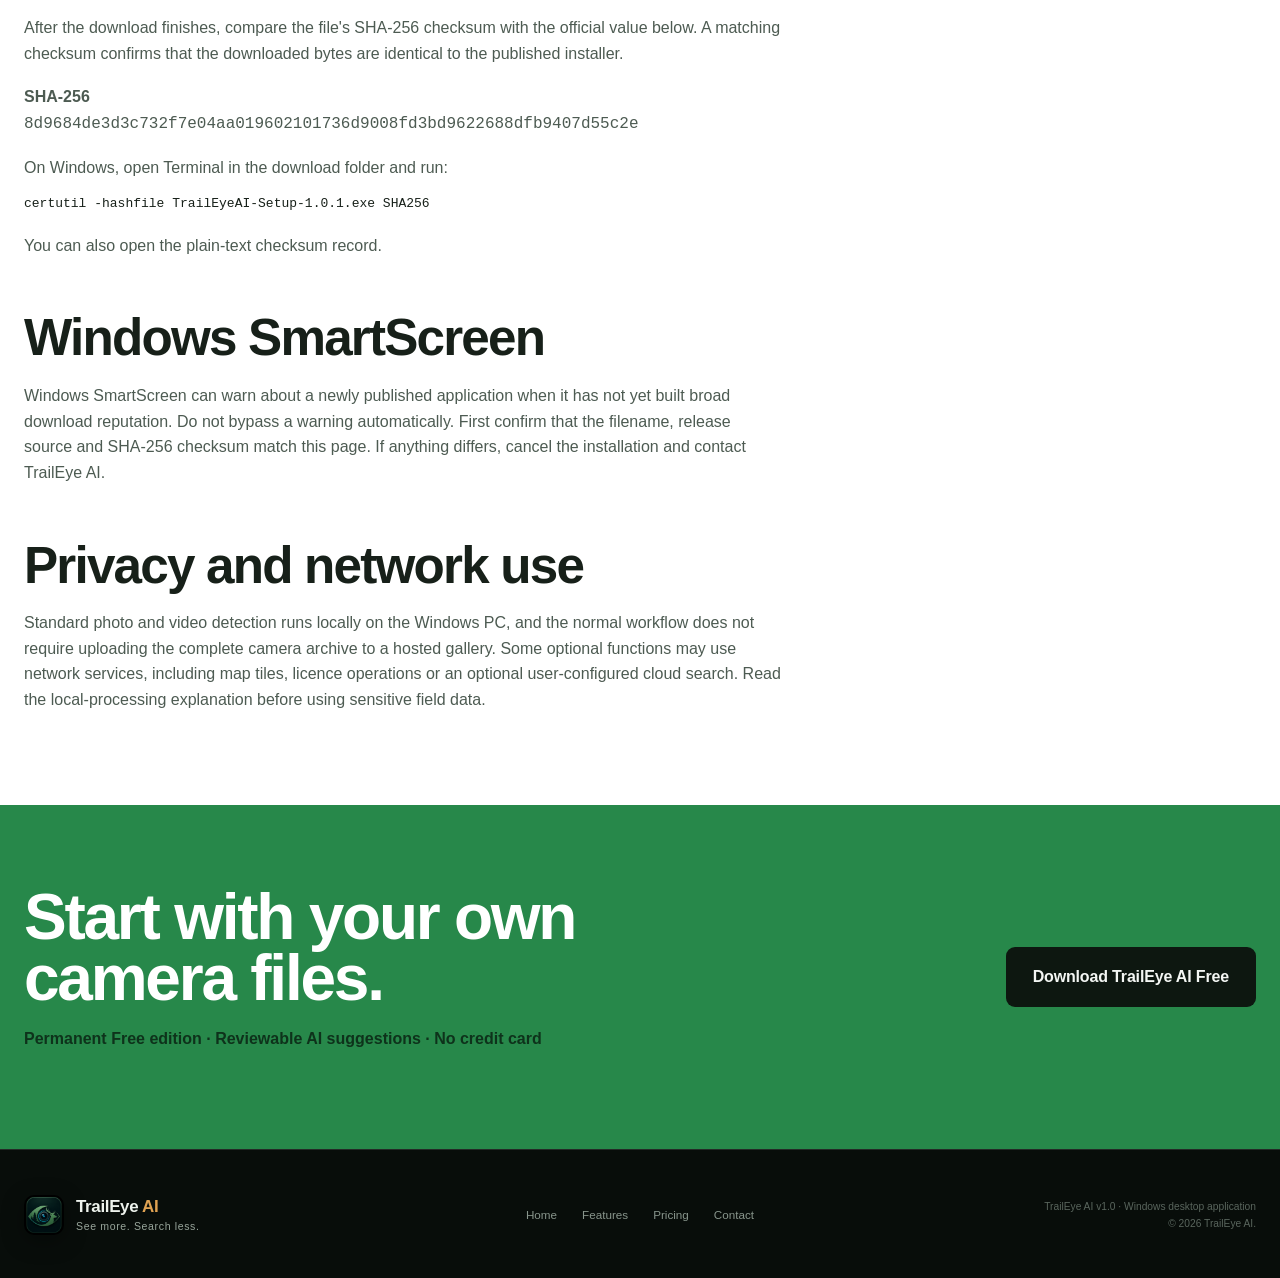
<file: download/index.html>
<!doctype html>
<html lang="en">
<head>
  <meta charset="utf-8">
  <meta name="viewport" content="width=device-width, initial-scale=1">
  <meta name="description" content="Download TrailEye AI Free for Windows. Check the current version, installer size, SHA-256 checksum, system requirements and SmartScreen guidance before installing.">
  <meta name="robots" content="index, follow, max-image-preview:large">
  <meta name="theme-color" content="#101712">
  <link rel="canonical" href="https://traileye.eu/download/">
  <link rel="alternate" hreflang="en" href="https://traileye.eu/download/">
  <link rel="alternate" hreflang="de" href="https://traileye.eu/de/download/">
  <link rel="alternate" hreflang="x-default" href="https://traileye.eu/download/">
  <meta property="og:title" content="Download TrailEye AI for Windows">
  <meta property="og:description" content="Get the permanent Free edition and verify the official Windows installer before installation.">
  <meta property="og:type" content="website">
  <meta property="og:url" content="https://traileye.eu/download/">
  <meta property="og:image" content="https://traileye.eu/assets/01-hero-ai-detection.png">
  <meta name="twitter:card" content="summary_large_image">
  <title>Download Trail Camera Software for Windows | TrailEye AI</title>
  <link rel="icon" href="../assets/traileye-logo.png">
  <link rel="stylesheet" href="../styles.css">
  <script src="../script.js?v=3" defer></script>
  <script type="application/ld+json">
  {
    "@context":"https://schema.org",
    "@graph":[
      {"@type":"SoftwareApplication","name":"TrailEye AI","operatingSystem":"Windows 10, Windows 11","applicationCategory":"MultimediaApplication","softwareVersion":"1.0.1","downloadUrl":"https://github.com/atmolab1/traileyeai-website/releases/download/v1.0.1/TrailEyeAI-Setup-1.0.1.exe","offers":{"@type":"Offer","name":"Free","price":"0","priceCurrency":"EUR"}},
      {"@type":"WebPage","name":"Download TrailEye AI for Windows","url":"https://traileye.eu/download/"},
      {"@type":"BreadcrumbList","itemListElement":[{"@type":"ListItem","position":1,"name":"TrailEye AI","item":"https://traileye.eu/"},{"@type":"ListItem","position":2,"name":"Download","item":"https://traileye.eu/download/"}]}
    ]
  }
  </script>
</head>
<body class="content-page">
  <a class="skip-link" href="#main">Skip to content</a>
  <header class="site-header" data-header>
    <div class="nav-shell">
      <a class="brand" href="../" aria-label="TrailEye AI home"><img src="../assets/traileye-logo.png" alt="" width="44" height="44"><span class="brand-copy"><strong>TrailEye <em>AI</em></strong><small>Trail-camera intelligence</small></span></a>
      <button class="nav-toggle" type="button" aria-expanded="false" aria-controls="primary-nav" data-nav-toggle><span></span><span></span><span></span><span class="sr-only">Open navigation</span></button>
      <nav class="primary-nav" id="primary-nav" aria-label="Primary navigation" data-nav><a href="../#features">Features</a><a href="../offline-trail-camera-software/">Privacy</a><a href="../#pricing">Pricing</a><a href="../de/download/" lang="de">Deutsch</a></nav>
    </div>
  </header>

  <main class="landing-main" id="main">
    <section class="landing-hero">
      <div class="container">
        <p class="breadcrumbs"><a href="../">TrailEye AI</a> / Download</p>
        <div class="landing-hero-grid">
          <div>
            <p class="eyebrow"><span>Permanent Free edition for Windows</span></p>
            <h1>Download TrailEye AI for Windows.</h1>
            <p class="hero-lede">Test TrailEye on up to 100 of your own trail-camera photos per analysis before choosing a paid licence. Free uses DeepFaune with 38 regional classes; video analysis and Google SpeciesNet are included in Professional. The Free edition is permanent, includes the AI review workflow and does not require payment details.</p>
            <div class="hero-actions"><a class="button button-primary" href="https://github.com/atmolab1/traileyeai-website/releases/download/v1.0.1/TrailEyeAI-Setup-1.0.1.exe" download>Download TrailEye AI Free</a><a class="button button-quiet" href="#verify">Verify installer</a></div>
          </div>
          <div class="landing-proof"><img src="../assets/01-hero-ai-detection.png" alt="TrailEye AI reviewing a trail-camera wildlife detection"><p>Official Windows installer · Version 1.0.1 · Published through the TrailEye AI GitHub release.</p></div>
        </div>
      </div>
    </section>

    <section class="landing-section landing-section-white">
      <div class="container content-columns">
        <article class="prose">
          <h2>What you are downloading</h2>
          <p><strong>File:</strong> TrailEyeAI-Setup-1.0.1.exe<br><strong>Version:</strong> 1.0.1<br><strong>Size:</strong> 1,912,505,444 bytes (about 1.78 GiB)<br><strong>Publisher location:</strong> official TrailEye AI GitHub release</p>
          <p>The installer is large because TrailEye is a local-first Windows desktop application and includes components required for the standard local AI workflow. The download button opens the release asset on GitHub, while this page remains the permanent source for version, integrity and installation information.</p>

          <h2>System requirements</h2>
          <ul>
            <li>64-bit Windows 10 or Windows 11.</li>
            <li>Enough free disk space for the installer, application components and the media archive you want to analyze.</li>
            <li>A modern Windows PC; analysis speed depends on file size, media type and hardware.</li>
            <li>A compatible GPU can accelerate local inference through DirectML, but compatibility should be tested with the Free edition.</li>
          </ul>
          <p>Trail-camera formats and codecs vary by manufacturer. Start with representative photos and short videos from your own cameras before processing a full season.</p>

          <h2 id="verify">Verify the installer</h2>
          <p>After the download finishes, compare the file's SHA-256 checksum with the official value below. A matching checksum confirms that the downloaded bytes are identical to the published installer.</p>
          <p><strong>SHA-256</strong><br><code>8d9684de3d3c732f7e04aa019602101736d9008fd3bd9622688dfb9407d55c2e</code></p>
          <p>On Windows, open Terminal in the download folder and run:</p>
          <pre><code>certutil -hashfile TrailEyeAI-Setup-1.0.1.exe SHA256</code></pre>
          <p>You can also open the plain-text <a href="../installer-sha256.txt">checksum record</a>.</p>

          <h2>Windows SmartScreen</h2>
          <p>Windows SmartScreen can warn about a newly published application when it has not yet built broad download reputation. Do not bypass a warning automatically. First confirm that the filename, release source and SHA-256 checksum match this page. If anything differs, cancel the installation and contact TrailEye AI.</p>

          <h2>Privacy and network use</h2>
          <p>Standard photo and video detection runs locally on the Windows PC, and the normal workflow does not require uploading the complete camera archive to a hosted gallery. Some optional functions may use network services, including map tiles, licence operations or an optional user-configured cloud search. Read the <a href="../offline-trail-camera-software/">local-processing explanation</a> before using sensitive field data.</p>
        </article>
        <aside class="side-facts" aria-label="Download summary">
          <h2>Download summary</h2>
          <dl><div><dt>Edition</dt><dd>Free</dd></div><div><dt>Price</dt><dd>€0</dd></div><div><dt>Platform</dt><dd>Windows desktop</dd></div><div><dt>Current version</dt><dd>1.0.1</dd></div><div><dt>Installer</dt><dd>Official GitHub release</dd></div><div><dt>Publisher</dt><dd>Not code signed</dd></div><div><dt>Payment details</dt><dd>Not required</dd></div></dl>
          <a class="button button-primary" href="https://github.com/atmolab1/traileyeai-website/releases/download/v1.0.1/TrailEyeAI-Setup-1.0.1.exe" download>Download for Windows</a>
        </aside>
      </div>
    </section>

    <section class="landing-cta"><div class="container landing-cta-grid"><div><h2>Start with your own camera files.</h2><p>Permanent Free edition · Reviewable AI suggestions · No credit card</p></div><a class="button button-large" href="https://github.com/atmolab1/traileyeai-website/releases/download/v1.0.1/TrailEyeAI-Setup-1.0.1.exe" download>Download TrailEye AI Free</a></div></section>
  </main>

  <footer class="site-footer"><div class="container footer-grid"><a class="brand footer-brand" href="../" aria-label="TrailEye AI home"><img src="../assets/traileye-logo.png" alt="" width="40" height="40"><span class="brand-copy"><strong>TrailEye <em>AI</em></strong><small>See more. Search less.</small></span></a><div class="footer-links"><a href="../">Home</a><a href="../#features">Features</a><a href="../#pricing">Pricing</a><a href="mailto:info@traileye.eu">Contact</a></div><p class="footer-meta">TrailEye AI v1.0 · Windows desktop application<br>© <span data-year></span> TrailEye AI.</p></div></footer>
</body>
</html>
</file>
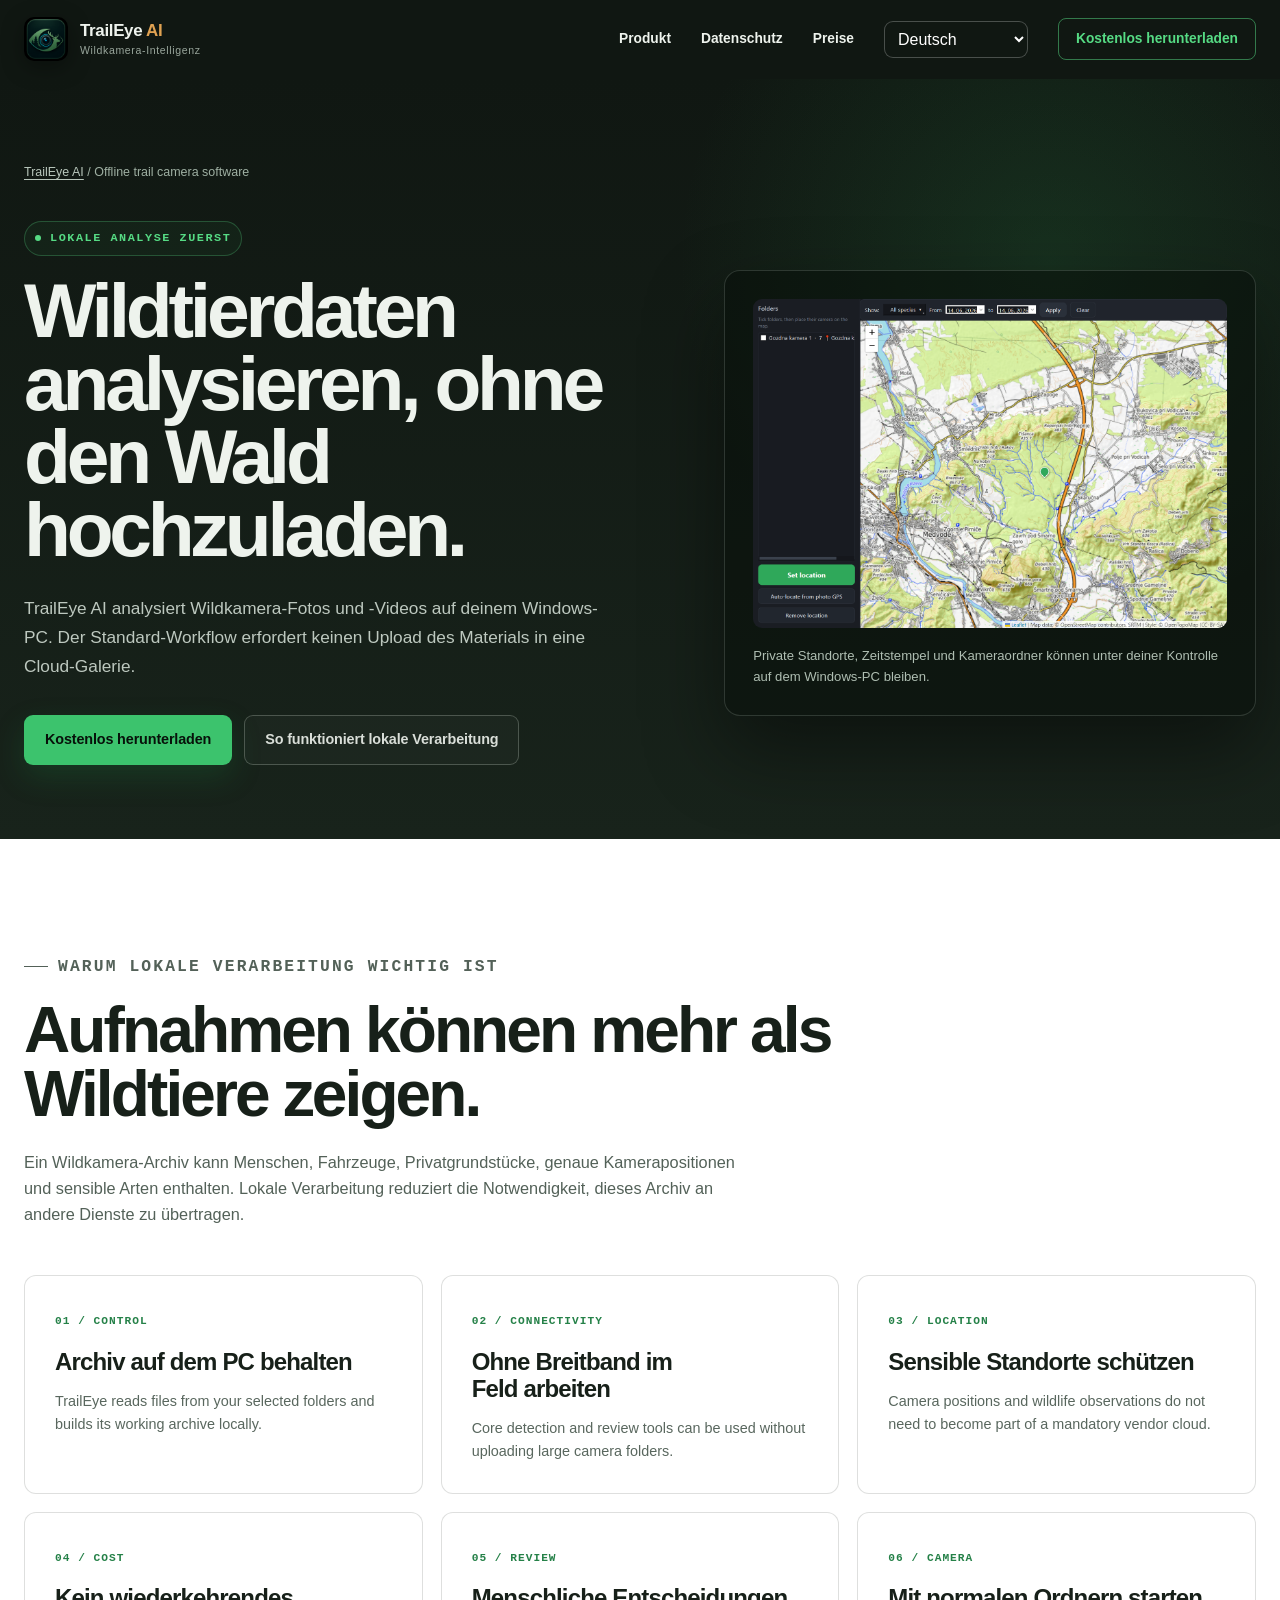
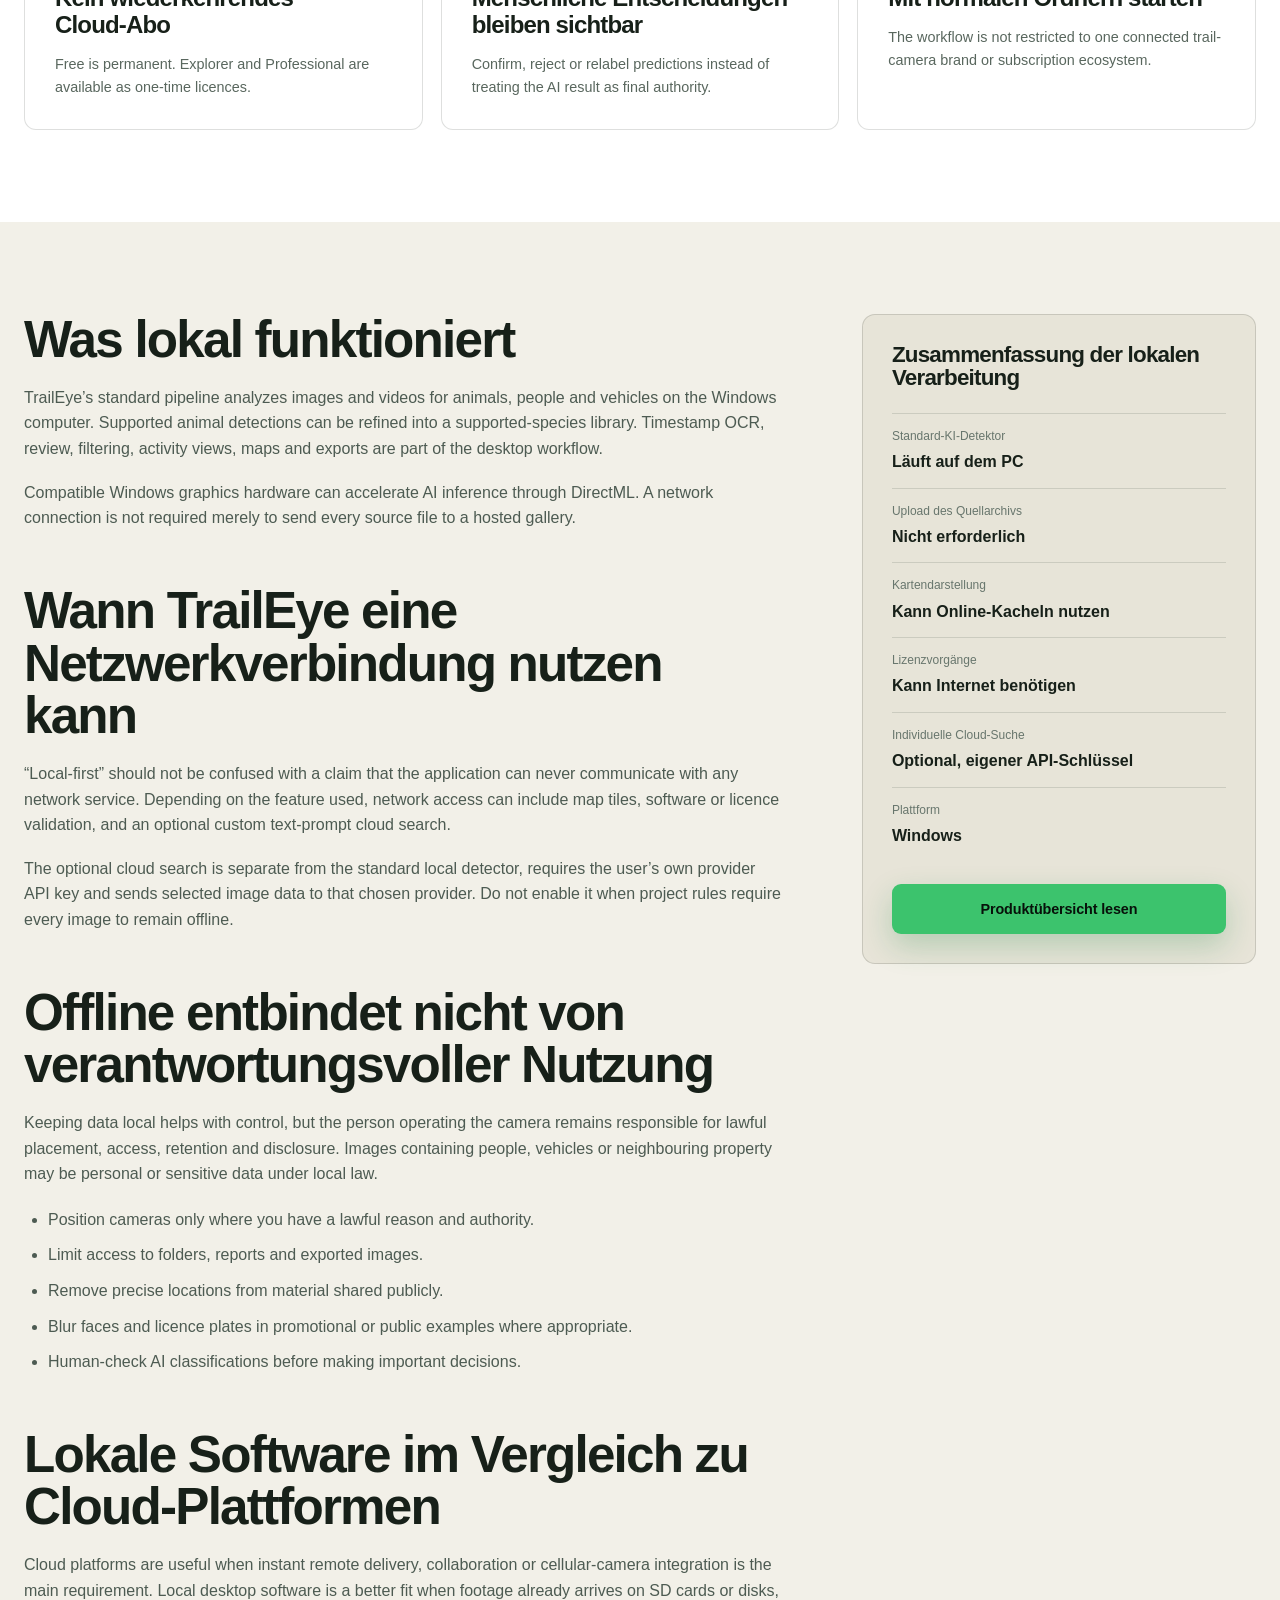
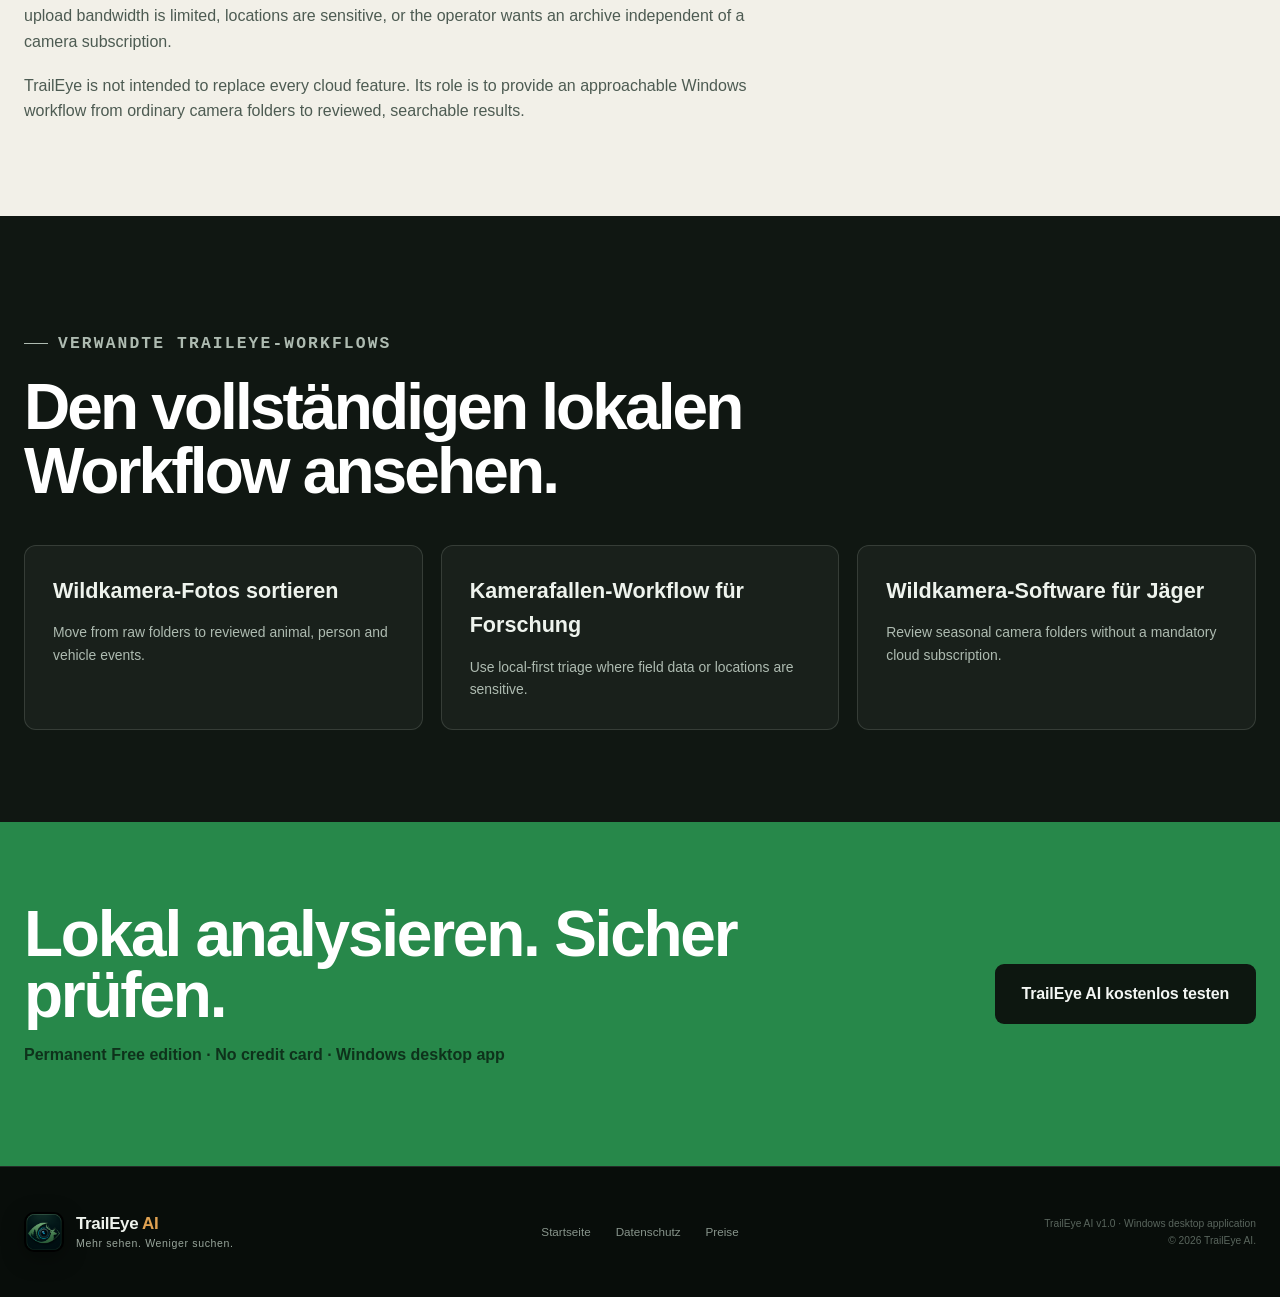
<file: offline-trail-camera-software/index.html>
<!doctype html>
<html lang="en">
<head>
  <meta charset="utf-8">
  <meta name="viewport" content="width=device-width, initial-scale=1">
  <meta name="description" content="Offline trail camera software for Windows. Analyze wildlife photos and videos locally with TrailEye AI without a mandatory cloud archive upload.">
  <meta name="robots" content="index, follow, max-image-preview:large">
  <meta name="theme-color" content="#101712">
  <link rel="canonical" href="https://traileye.eu/offline-trail-camera-software/">
  <link rel="alternate" hreflang="en" href="https://traileye.eu/offline-trail-camera-software/">
  <link rel="alternate" hreflang="de" href="https://traileye.eu/de/wildkamera-software-ohne-abo/">
  <link rel="alternate" hreflang="x-default" href="https://traileye.eu/offline-trail-camera-software/">
  <meta property="og:title" content="Offline Trail Camera Software for Windows | TrailEye AI">
  <meta property="og:description" content="Keep trail-camera footage and sensitive locations on your PC while local AI handles the first review pass.">
  <meta property="og:type" content="website">
  <meta property="og:url" content="https://traileye.eu/offline-trail-camera-software/">
  <meta property="og:image" content="https://traileye.eu/assets/04-camera-site-map.png">
  <meta name="twitter:card" content="summary_large_image">
  <title>Offline Trail Camera Software for Windows | TrailEye AI</title>
  <link rel="icon" href="../assets/traileye-logo.png">
  <link rel="stylesheet" href="../styles.css">
  <script src="../script.js?v=2" defer></script>
  <script type="application/ld+json">
  {"@context":"https://schema.org","@graph":[{"@type":"WebPage","name":"Offline Trail Camera Software for Windows","url":"https://traileye.eu/offline-trail-camera-software/","description":"How TrailEye AI provides a local-first Windows workflow for private trail-camera analysis."},{"@type":"BreadcrumbList","itemListElement":[{"@type":"ListItem","position":1,"name":"TrailEye AI","item":"https://traileye.eu/"},{"@type":"ListItem","position":2,"name":"Offline trail camera software","item":"https://traileye.eu/offline-trail-camera-software/"}]}]}
  </script>
</head>
<body class="content-page">
  <a class="skip-link" href="#main">Skip to content</a>
  <header class="site-header" data-header><div class="nav-shell"><a class="brand" href="../" aria-label="TrailEye AI home"><img src="../assets/traileye-logo.png" alt="" width="44" height="44"><span class="brand-copy"><strong>TrailEye <em>AI</em></strong><small>Trail-camera intelligence</small></span></a><button class="nav-toggle" type="button" aria-expanded="false" aria-controls="primary-nav" data-nav-toggle><span></span><span></span><span></span><span class="sr-only">Open navigation</span></button><nav class="primary-nav" id="primary-nav" aria-label="Primary navigation" data-nav><a href="../#features">Product</a><a href="../offline-trail-camera-software/">Privacy</a><a href="../#pricing">Pricing</a><a class="nav-cta" href="../download/">Download free</a></nav></div></header>

  <main class="landing-main" id="main">
    <section class="landing-hero"><div class="container"><p class="breadcrumbs"><a href="../">TrailEye AI</a> / Offline trail camera software</p><div class="landing-hero-grid"><div><p class="eyebrow"><span>Local-first analysis</span></p><h1>Wildlife intelligence without uploading the forest.</h1><p class="hero-lede">TrailEye AI analyzes trail-camera photos and videos on your Windows PC. The standard detection and archive workflow does not require your footage to be uploaded to a cloud gallery.</p><div class="hero-actions"><a class="button button-primary" href="../download/">Download free</a><a class="button button-quiet" href="#privacy-details">How local processing works</a></div></div><div class="landing-proof"><img src="../assets/04-camera-site-map.png" alt="TrailEye AI camera-site map with local wildlife observations"><p>Private locations, timestamps and camera folders can remain under the user’s control on the Windows PC.</p></div></div></div></section>

    <section class="landing-section landing-section-white"><div class="container"><div class="landing-heading"><p class="kicker">Why local processing matters</p><h2>Footage can reveal more than wildlife.</h2><p>A trail-camera archive may contain people, vehicles, private property, precise camera locations and observations of sensitive species. Local processing reduces the need to transfer that archive to another service.</p></div><div class="landing-grid">
      <article class="landing-card"><span>01 / CONTROL</span><h3>Keep the archive on your PC</h3><p>TrailEye reads files from your selected folders and builds its working archive locally.</p></article>
      <article class="landing-card"><span>02 / CONNECTIVITY</span><h3>Work without field broadband</h3><p>Core detection and review tools can be used without uploading large camera folders.</p></article>
      <article class="landing-card"><span>03 / LOCATION</span><h3>Protect sensitive sites</h3><p>Camera positions and wildlife observations do not need to become part of a mandatory vendor cloud.</p></article>
      <article class="landing-card"><span>04 / COST</span><h3>No recurring cloud plan</h3><p>Free is permanent. Explorer and Professional are available as one-time licences.</p></article>
      <article class="landing-card"><span>05 / REVIEW</span><h3>Human decisions stay visible</h3><p>Confirm, reject or relabel predictions instead of treating the AI result as final authority.</p></article>
      <article class="landing-card"><span>06 / CAMERA</span><h3>Start with ordinary folders</h3><p>The workflow is not restricted to one connected trail-camera brand or subscription ecosystem.</p></article>
    </div></div></section>

    <section class="landing-section" id="privacy-details"><div class="container content-columns"><article class="prose">
      <h2>What works locally</h2>
      <p>TrailEye’s standard pipeline analyzes images and videos for animals, people and vehicles on the Windows computer. Supported animal detections can be refined into a supported-species library. Timestamp OCR, review, filtering, activity views, maps and exports are part of the desktop workflow.</p>
      <p>Compatible Windows graphics hardware can accelerate AI inference through DirectML. A network connection is not required merely to send every source file to a hosted gallery.</p>

      <h2>When TrailEye may use a network connection</h2>
      <p>“Local-first” should not be confused with a claim that the application can never communicate with any network service. Depending on the feature used, network access can include map tiles, software or licence validation, and an optional custom text-prompt cloud search.</p>
      <p>The optional cloud search is separate from the standard local detector, requires the user’s own provider API key and sends selected image data to that chosen provider. Do not enable it when project rules require every image to remain offline.</p>

      <h2>Offline does not remove the need for responsible use</h2>
      <p>Keeping data local helps with control, but the person operating the camera remains responsible for lawful placement, access, retention and disclosure. Images containing people, vehicles or neighbouring property may be personal or sensitive data under local law.</p>
      <ul><li>Position cameras only where you have a lawful reason and authority.</li><li>Limit access to folders, reports and exported images.</li><li>Remove precise locations from material shared publicly.</li><li>Blur faces and licence plates in promotional or public examples where appropriate.</li><li>Human-check AI classifications before making important decisions.</li></ul>

      <h2>Local software versus cloud-camera platforms</h2>
      <p>Cloud platforms are useful when instant remote delivery, collaboration or cellular-camera integration is the main requirement. Local desktop software is a better fit when footage already arrives on SD cards or disks, upload bandwidth is limited, locations are sensitive, or the operator wants an archive independent of a camera subscription.</p>
      <p>TrailEye is not intended to replace every cloud feature. Its role is to provide an approachable Windows workflow from ordinary camera folders to reviewed, searchable results.</p>
    </article><aside class="side-facts" aria-label="Local processing summary"><h2>Local processing summary</h2><dl><div><dt>Standard AI detector</dt><dd>Runs on the PC</dd></div><div><dt>Source archive upload</dt><dd>Not mandatory</dd></div><div><dt>Map display</dt><dd>May use online tiles</dd></div><div><dt>Licence operations</dt><dd>May require internet</dd></div><div><dt>Custom cloud search</dt><dd>Optional, own API key</dd></div><div><dt>Platform</dt><dd>Windows</dd></div></dl><a class="button button-primary" href="../#features">Read the product overview</a></aside></div></section>

    <section class="landing-section landing-section-dark"><div class="container"><div class="landing-heading"><p class="kicker">Related TrailEye workflows</p><h2>Explore the complete local workflow.</h2></div><div class="related-pages"><a href="../trail-camera-photo-sorting-software/"><strong>Trail camera photo sorting</strong><span>Move from raw folders to reviewed animal, person and vehicle events.</span></a><a href="../camera-trap-software-for-researchers/"><strong>Camera trap research workflow</strong><span>Use local-first triage where field data or locations are sensitive.</span></a><a href="../trail-camera-software-for-hunters/"><strong>Trail camera software for hunters</strong><span>Review seasonal camera folders without a mandatory cloud subscription.</span></a></div></div></section>
    <section class="landing-cta"><div class="container landing-cta-grid"><div><h2>Analyze locally. Review confidently.</h2><p>Permanent Free edition · No credit card · Windows desktop app</p></div><a class="button button-large" href="../download/">Try TrailEye AI free</a></div></section>
  </main>
  <footer class="site-footer"><div class="container footer-grid"><a class="brand footer-brand" href="../"><img src="../assets/traileye-logo.png" alt="" width="40" height="40"><span class="brand-copy"><strong>TrailEye <em>AI</em></strong><small>See more. Search less.</small></span></a><div class="footer-links"><a href="../">Home</a><a href="../offline-trail-camera-software/">Privacy</a><a href="../#pricing">Pricing</a></div><p class="footer-meta">TrailEye AI v1.0 · Windows desktop application<br>© <span data-year></span> TrailEye AI.</p></div></footer>
</body>
</html>
</file>
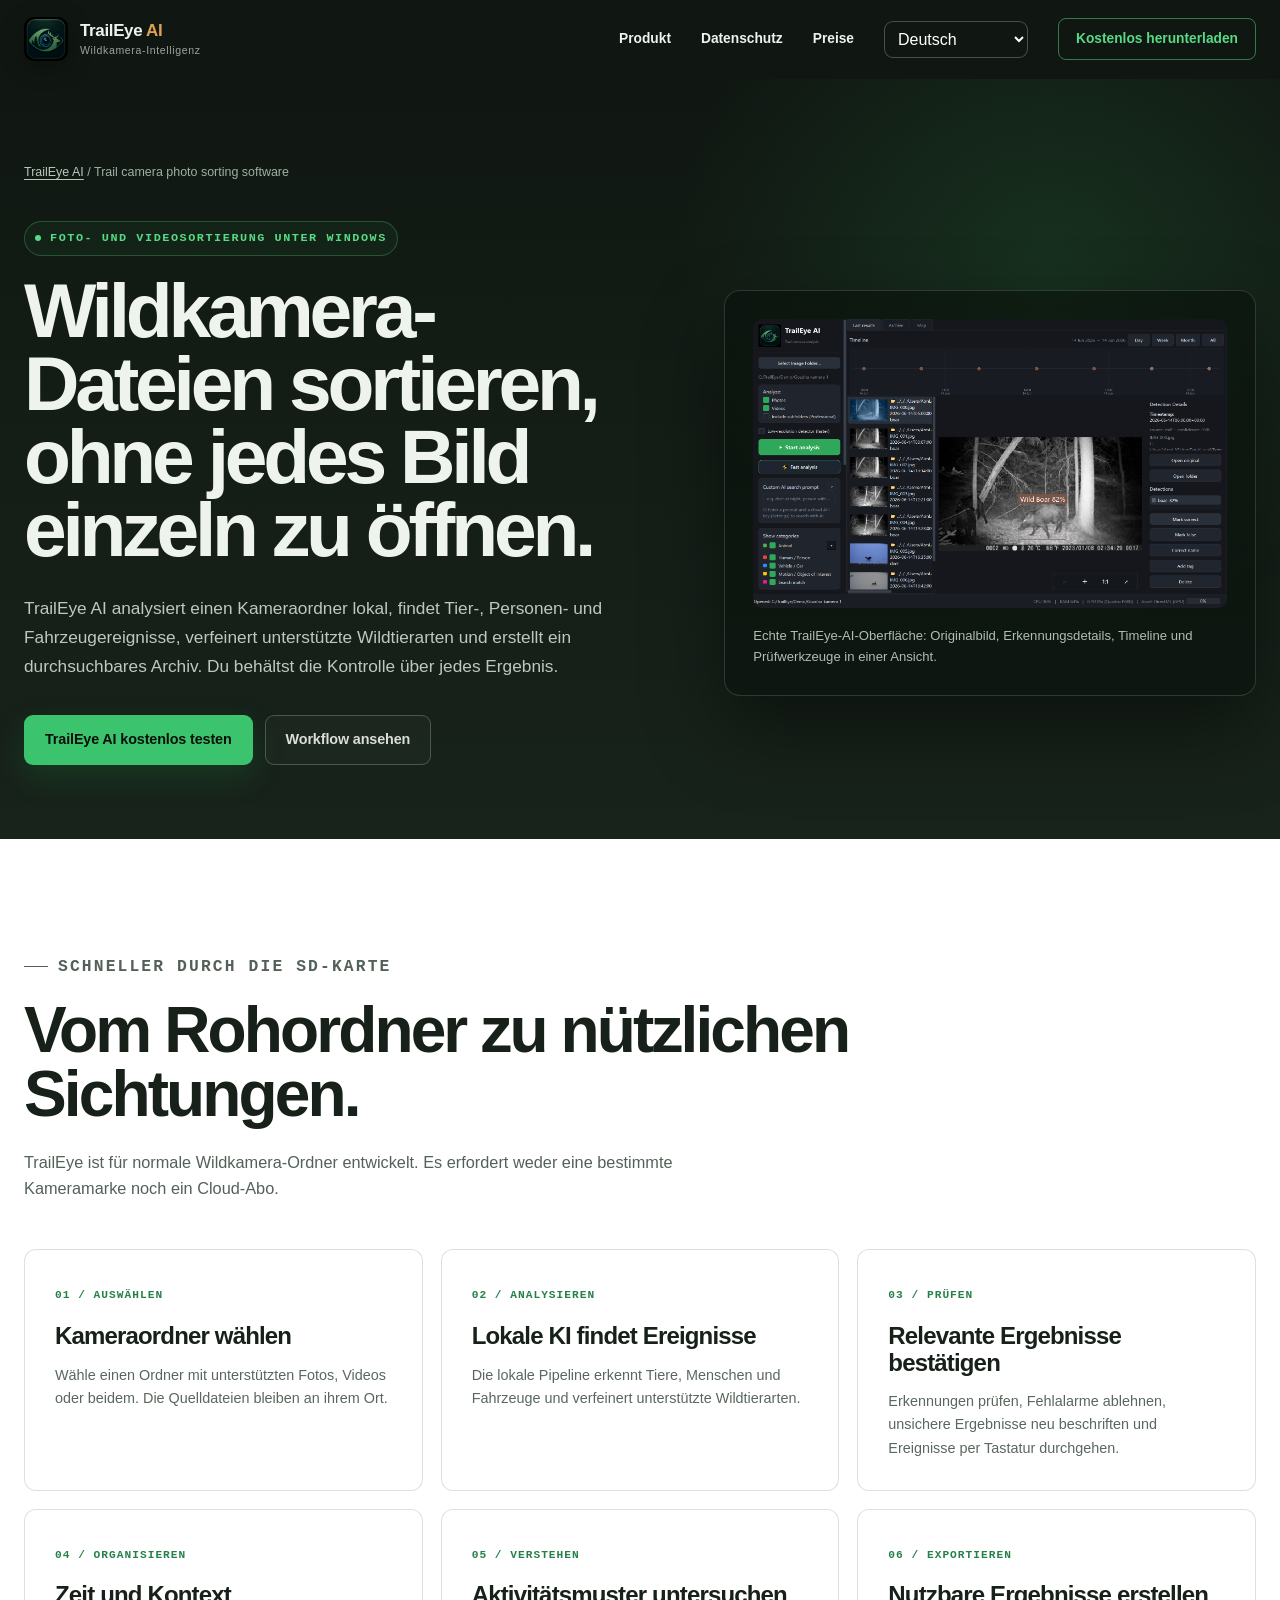
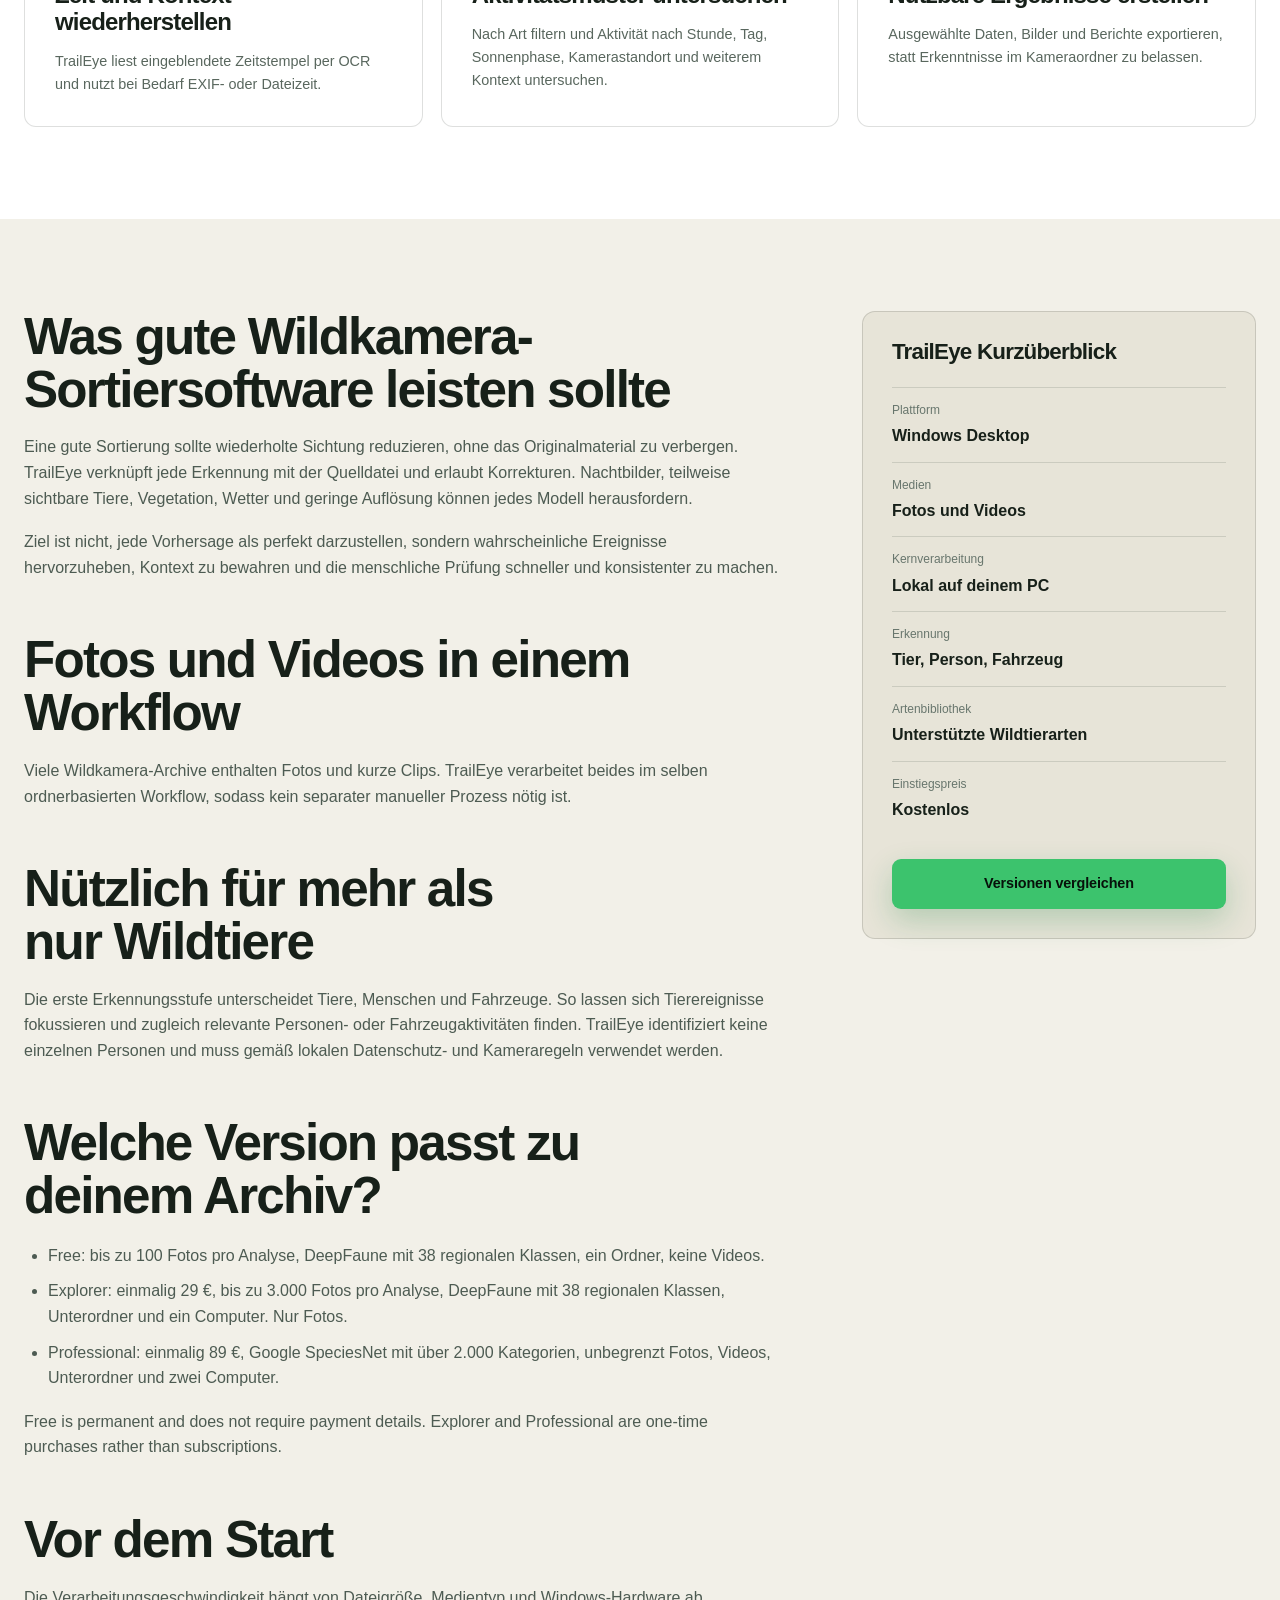
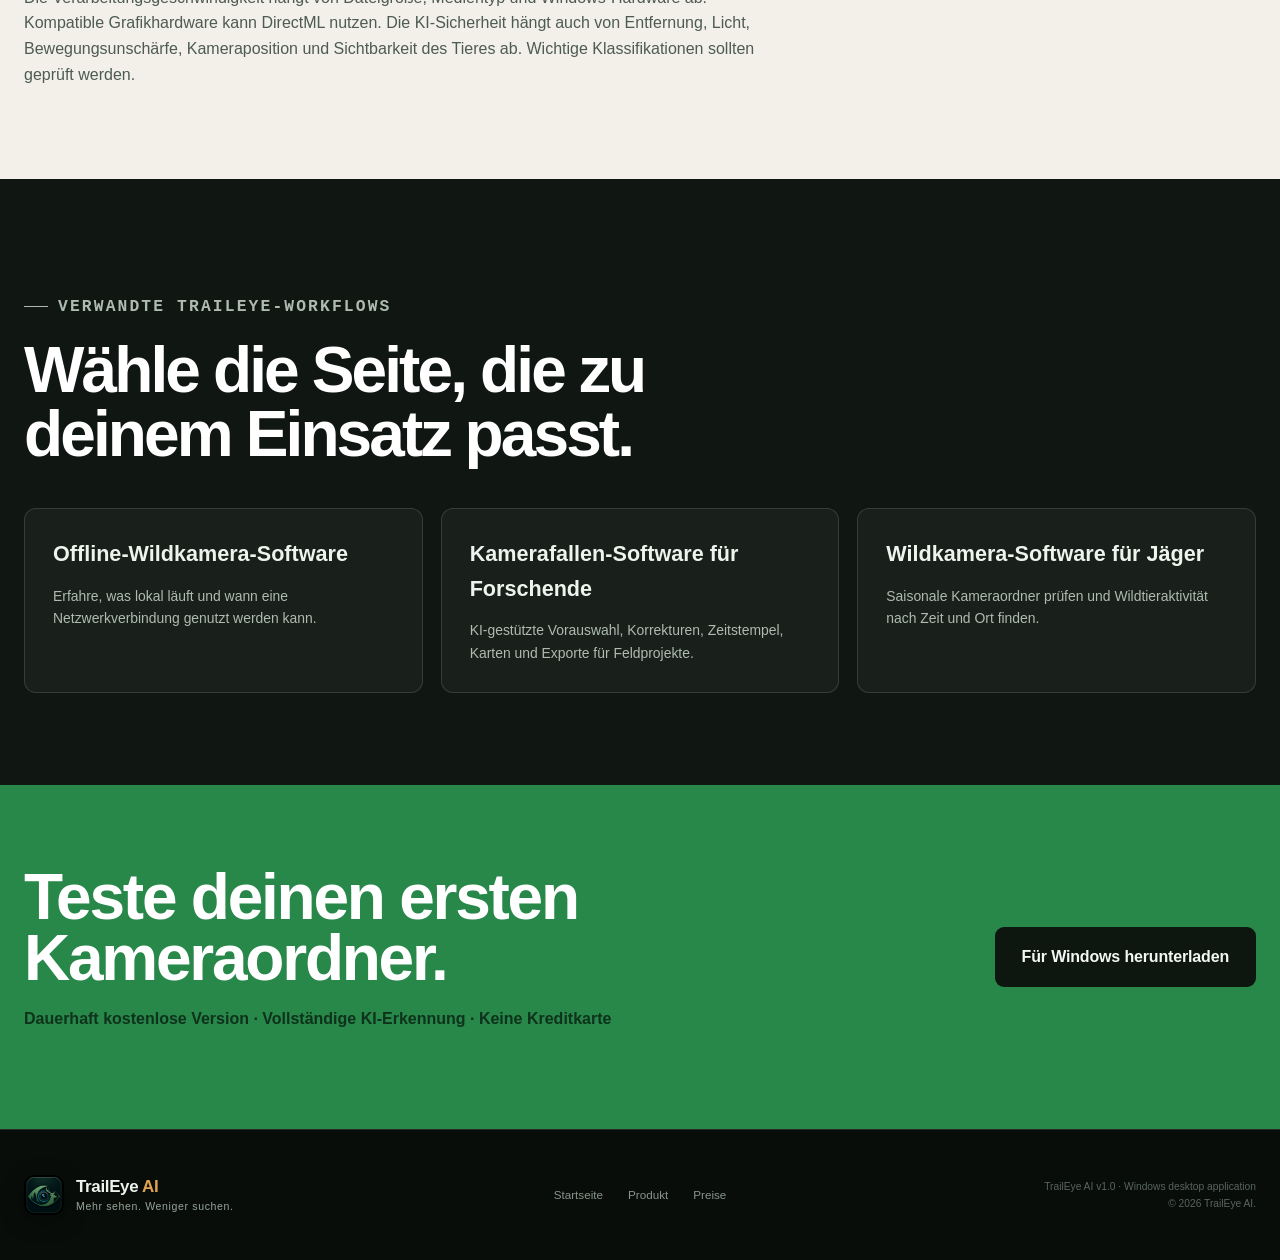
<file: trail-camera-photo-sorting-software/index.html>
<!doctype html>
<html lang="en">
<head>
  <meta charset="utf-8">
  <meta name="viewport" content="width=device-width, initial-scale=1">
  <meta name="description" content="Sort trail camera photos and videos automatically on Windows. TrailEye AI finds animals, people and vehicles, identifies species and keeps footage local.">
  <meta name="robots" content="index, follow, max-image-preview:large">
  <meta name="theme-color" content="#101712">
  <link rel="canonical" href="https://traileye.eu/trail-camera-photo-sorting-software/">
  <link rel="alternate" hreflang="en" href="https://traileye.eu/trail-camera-photo-sorting-software/">
  <link rel="alternate" hreflang="de" href="https://traileye.eu/de/wildkamera-bilder-sortieren/">
  <link rel="alternate" hreflang="x-default" href="https://traileye.eu/trail-camera-photo-sorting-software/">
  <meta property="og:title" content="Trail Camera Photo Sorting Software for Windows | TrailEye AI">
  <meta property="og:description" content="Sort trail-camera photos and videos with local AI instead of opening every file by hand.">
  <meta property="og:type" content="website">
  <meta property="og:url" content="https://traileye.eu/trail-camera-photo-sorting-software/">
  <meta property="og:image" content="https://traileye.eu/assets/01-hero-ai-detection.png">
  <meta name="twitter:card" content="summary_large_image">
  <title>Trail Camera Photo Sorting Software for Windows | TrailEye AI</title>
  <link rel="icon" href="../assets/traileye-logo.png">
  <link rel="stylesheet" href="../styles.css">
  <script src="../script.js?v=2" defer></script>
  <script type="application/ld+json">
  {
    "@context":"https://schema.org",
    "@graph":[
      {"@type":"WebPage","name":"Trail Camera Photo Sorting Software for Windows","url":"https://traileye.eu/trail-camera-photo-sorting-software/","description":"A practical guide to sorting trail-camera photos and videos with TrailEye AI on Windows."},
      {"@type":"BreadcrumbList","itemListElement":[
        {"@type":"ListItem","position":1,"name":"TrailEye AI","item":"https://traileye.eu/"},
        {"@type":"ListItem","position":2,"name":"Trail camera photo sorting software","item":"https://traileye.eu/trail-camera-photo-sorting-software/"}
      ]}
    ]
  }
  </script>
</head>
<body class="content-page">
  <a class="skip-link" href="#main">Skip to content</a>
  <header class="site-header" data-header>
    <div class="nav-shell">
      <a class="brand" href="../" aria-label="TrailEye AI home"><img src="../assets/traileye-logo.png" alt="" width="44" height="44"><span class="brand-copy"><strong>TrailEye <em>AI</em></strong><small>Trail-camera intelligence</small></span></a>
      <button class="nav-toggle" type="button" aria-expanded="false" aria-controls="primary-nav" data-nav-toggle><span></span><span></span><span></span><span class="sr-only">Open navigation</span></button>
      <nav class="primary-nav" id="primary-nav" aria-label="Primary navigation" data-nav>
        <a href="../#features">Product</a><a href="../offline-trail-camera-software/">Privacy</a><a href="../#pricing">Pricing</a><a class="nav-cta" href="../download/">Download free</a>
      </nav>
    </div>
  </header>

  <main class="landing-main" id="main">
    <section class="landing-hero">
      <div class="container">
        <p class="breadcrumbs"><a href="../">TrailEye AI</a> / Trail camera photo sorting software</p>
        <div class="landing-hero-grid">
          <div>
            <p class="eyebrow"><span>Photo and video sorting on Windows</span></p>
            <h1>Sort trail-camera files without opening every frame.</h1>
            <p class="hero-lede">TrailEye AI reviews a camera folder locally, surfaces animal, person and vehicle events, refines supported wildlife species and builds a searchable archive. You stay in control of every result.</p>
            <div class="hero-actions"><a class="button button-primary" href="../download/">Try TrailEye AI free</a><a class="button button-quiet" href="#workflow">See the workflow</a></div>
          </div>
          <div class="landing-proof"><img src="../assets/01-hero-ai-detection.png" alt="TrailEye AI sorting a trail-camera folder and showing a detected wild boar"><p>Real TrailEye AI interface: original image, detection details, timeline and review controls in one view.</p></div>
        </div>
      </div>
    </section>

    <section class="landing-section landing-section-white" id="workflow">
      <div class="container">
        <div class="landing-heading"><p class="kicker">A shorter path through the SD card</p><h2>From raw folder to useful sightings.</h2><p>TrailEye is designed for ordinary trail-camera folders. It does not require a particular camera brand or a cloud-camera subscription.</p></div>
        <div class="landing-grid">
          <article class="landing-card"><span>01 / SELECT</span><h3>Choose a camera folder</h3><p>Point TrailEye at a folder containing supported photos, videos or both. Your source files stay where they are.</p></article>
          <article class="landing-card"><span>02 / ANALYZE</span><h3>Let local AI find events</h3><p>The local pipeline detects animals, people and vehicles and attempts species refinement for supported wildlife.</p></article>
          <article class="landing-card"><span>03 / REVIEW</span><h3>Confirm what matters</h3><p>Review detections, reject false positives, relabel uncertain results and move through events with keyboard shortcuts.</p></article>
          <article class="landing-card"><span>04 / ORGANIZE</span><h3>Recover time and context</h3><p>TrailEye reads burned-in timestamps with OCR and falls back to EXIF or file time when needed.</p></article>
          <article class="landing-card"><span>05 / UNDERSTAND</span><h3>Explore activity patterns</h3><p>Filter by species and inspect activity by hour, day, sun period, camera site and other available context.</p></article>
          <article class="landing-card"><span>06 / EXPORT</span><h3>Create usable outputs</h3><p>Export selected data, images and reports instead of leaving useful findings trapped in a camera folder.</p></article>
        </div>
      </div>
    </section>

    <section class="landing-section">
      <div class="container content-columns">
        <article class="prose">
          <h2>What trail camera photo sorting software should do</h2>
          <p>A useful sorter should reduce repetitive review without hiding the original evidence. TrailEye keeps the source file connected to each result and lets you correct AI decisions. That matters because night images, partial animals, vegetation, weather and low-resolution captures can challenge any recognition model.</p>
          <p>The goal is not to pretend that every prediction is perfect. The goal is to bring likely events forward, preserve context and make human review faster and more consistent.</p>

          <h2>Photos and videos in one workflow</h2>
          <p>Many trail-camera archives contain both still images and short clips. TrailEye handles photos and videos through the same folder-based workflow, so you do not need a separate manual process for each media type. Results can be reviewed in the application and connected to the wider archive.</p>

          <h2>Useful for more than wildlife</h2>
          <p>TrailEye’s first detection stage distinguishes animals, people and vehicles. This helps hunters and wildlife watchers focus on animal events, while land managers can also locate relevant human or vehicle activity. TrailEye does not identify individual people and should always be used in accordance with local privacy and camera-placement laws.</p>

          <h2>Which edition fits your archive?</h2>
          <ul>
            <li>Free: up to 100 photos per analysis, DeepFaune with 38 regional classes, one folder, no video.</li>
            <li>Explorer: €29 once, up to 3,000 photos per analysis, DeepFaune with 38 regional classes, subfolders and one computer. Photos only.</li>
            <li>Professional: €89 once, Google SpeciesNet with 2,000+ labels, unlimited photos, video, subfolders and two computers.</li>
          </ul>
          <p>Free is permanent and does not require payment details. Explorer and Professional are one-time purchases rather than subscriptions.</p>

          <h2>Before you start</h2>
          <p>Processing speed depends on file size, media type and Windows hardware. Compatible graphics hardware can accelerate local inference through DirectML. AI confidence also varies with distance, lighting, motion blur, camera placement and how much of the animal is visible. Important classifications should be checked by a person.</p>
        </article>

        <aside class="side-facts" aria-label="TrailEye quick facts">
          <h2>TrailEye quick facts</h2>
          <dl><div><dt>Platform</dt><dd>Windows desktop</dd></div><div><dt>Media</dt><dd>Photos and videos</dd></div><div><dt>Core processing</dt><dd>Local on your PC</dd></div><div><dt>Detection</dt><dd>Animal, person, vehicle</dd></div><div><dt>Species library</dt><dd>Supported wildlife species</dd></div><div><dt>Starting price</dt><dd>Free</dd></div></dl>
          <a class="button button-primary" href="../#pricing">Compare editions</a>
        </aside>
      </div>
    </section>

    <section class="landing-section landing-section-dark">
      <div class="container"><div class="landing-heading"><p class="kicker">Related TrailEye workflows</p><h2>Choose the page that matches your work.</h2></div><div class="related-pages">
        <a href="../offline-trail-camera-software/"><strong>Offline trail camera software</strong><span>Understand what runs locally and when a network connection may be used.</span></a>
        <a href="../camera-trap-software-for-researchers/"><strong>Camera trap software for researchers</strong><span>AI-assisted triage, corrections, timestamps, maps and exports for field projects.</span></a>
        <a href="../trail-camera-software-for-hunters/"><strong>Trail camera software for hunters</strong><span>Review seasonal camera folders and find wildlife activity by time and place.</span></a>
      </div></div>
    </section>

    <section class="landing-cta"><div class="container landing-cta-grid"><div><h2>Try your first camera folder.</h2><p>Permanent Free edition · Full AI recognition · No credit card</p></div><a class="button button-large" href="../download/">Download for Windows</a></div></section>
  </main>

  <footer class="site-footer"><div class="container footer-grid"><a class="brand footer-brand" href="../" aria-label="TrailEye AI home"><img src="../assets/traileye-logo.png" alt="" width="40" height="40"><span class="brand-copy"><strong>TrailEye <em>AI</em></strong><small>See more. Search less.</small></span></a><div class="footer-links"><a href="../">Home</a><a href="../#features">Product</a><a href="../#pricing">Pricing</a></div><p class="footer-meta">TrailEye AI v1.0 · Windows desktop application<br>© <span data-year></span> TrailEye AI.</p></div></footer>
</body>
</html>
</file>
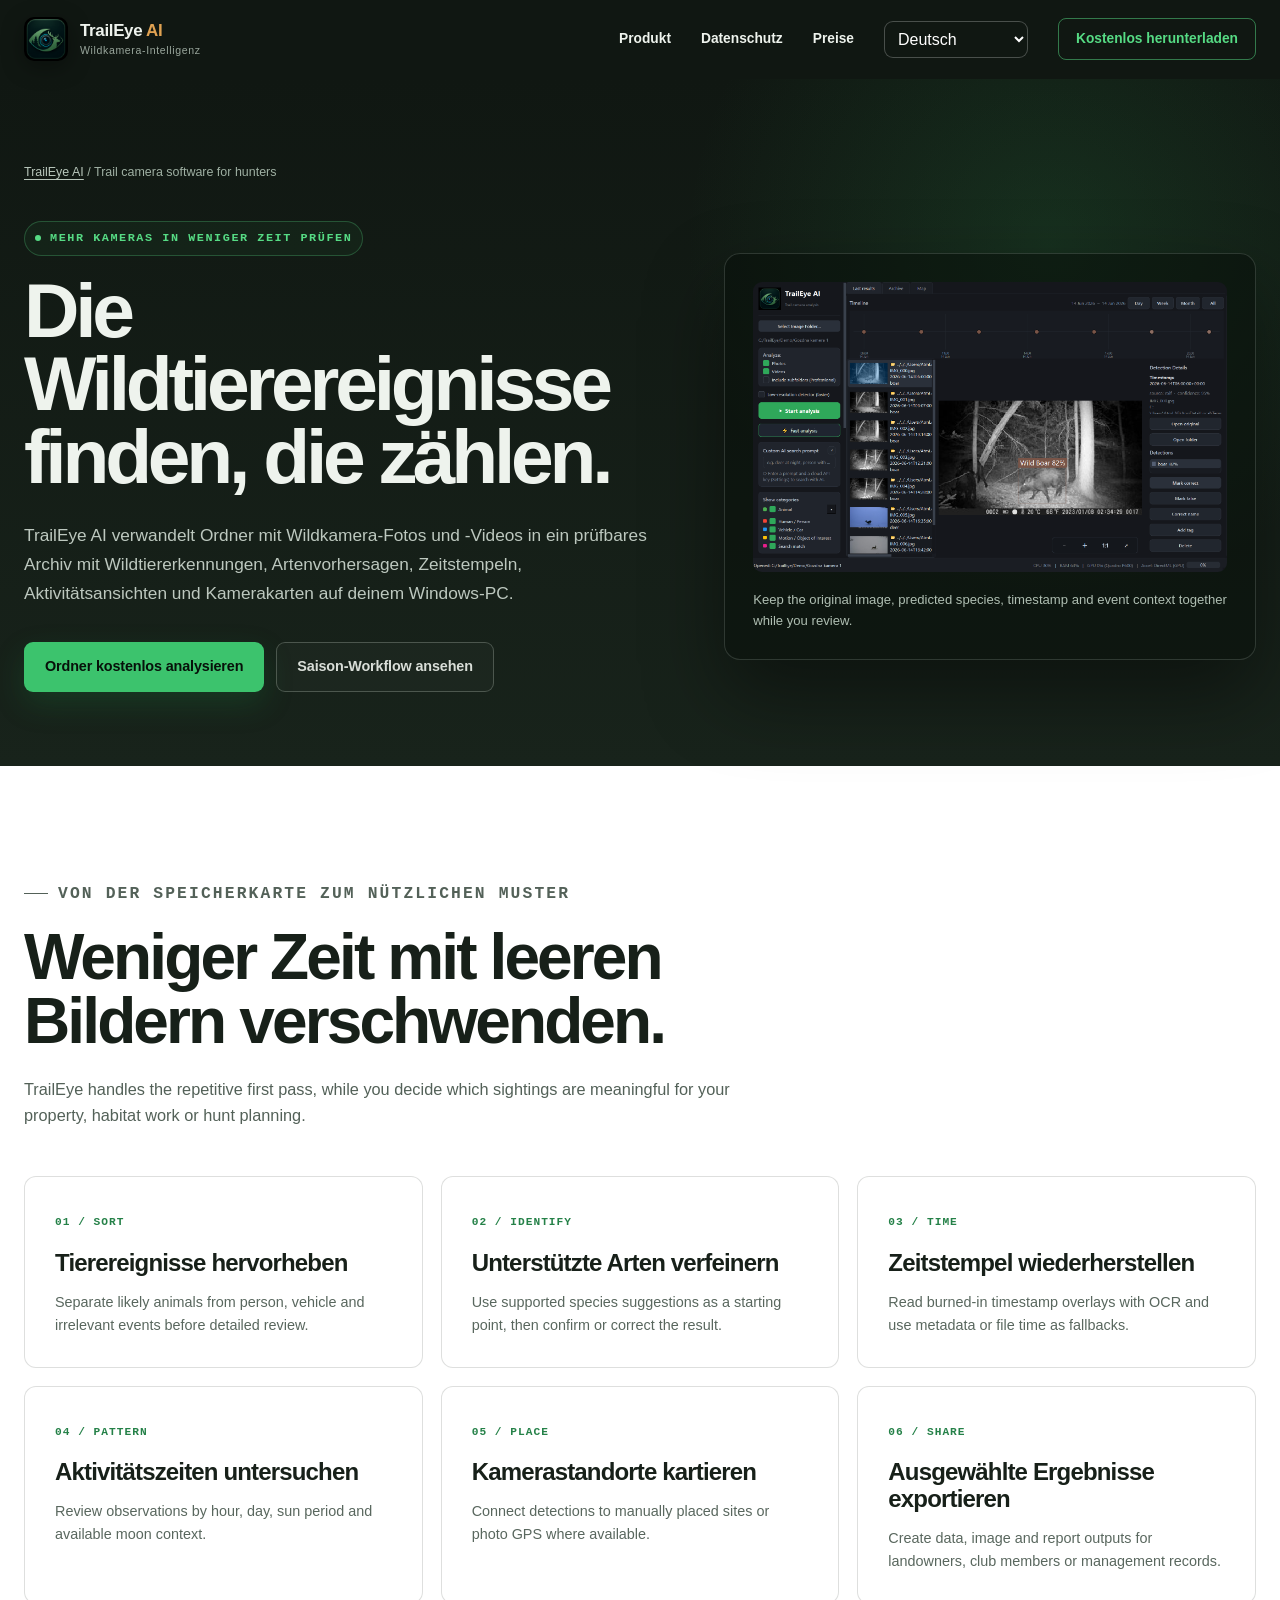
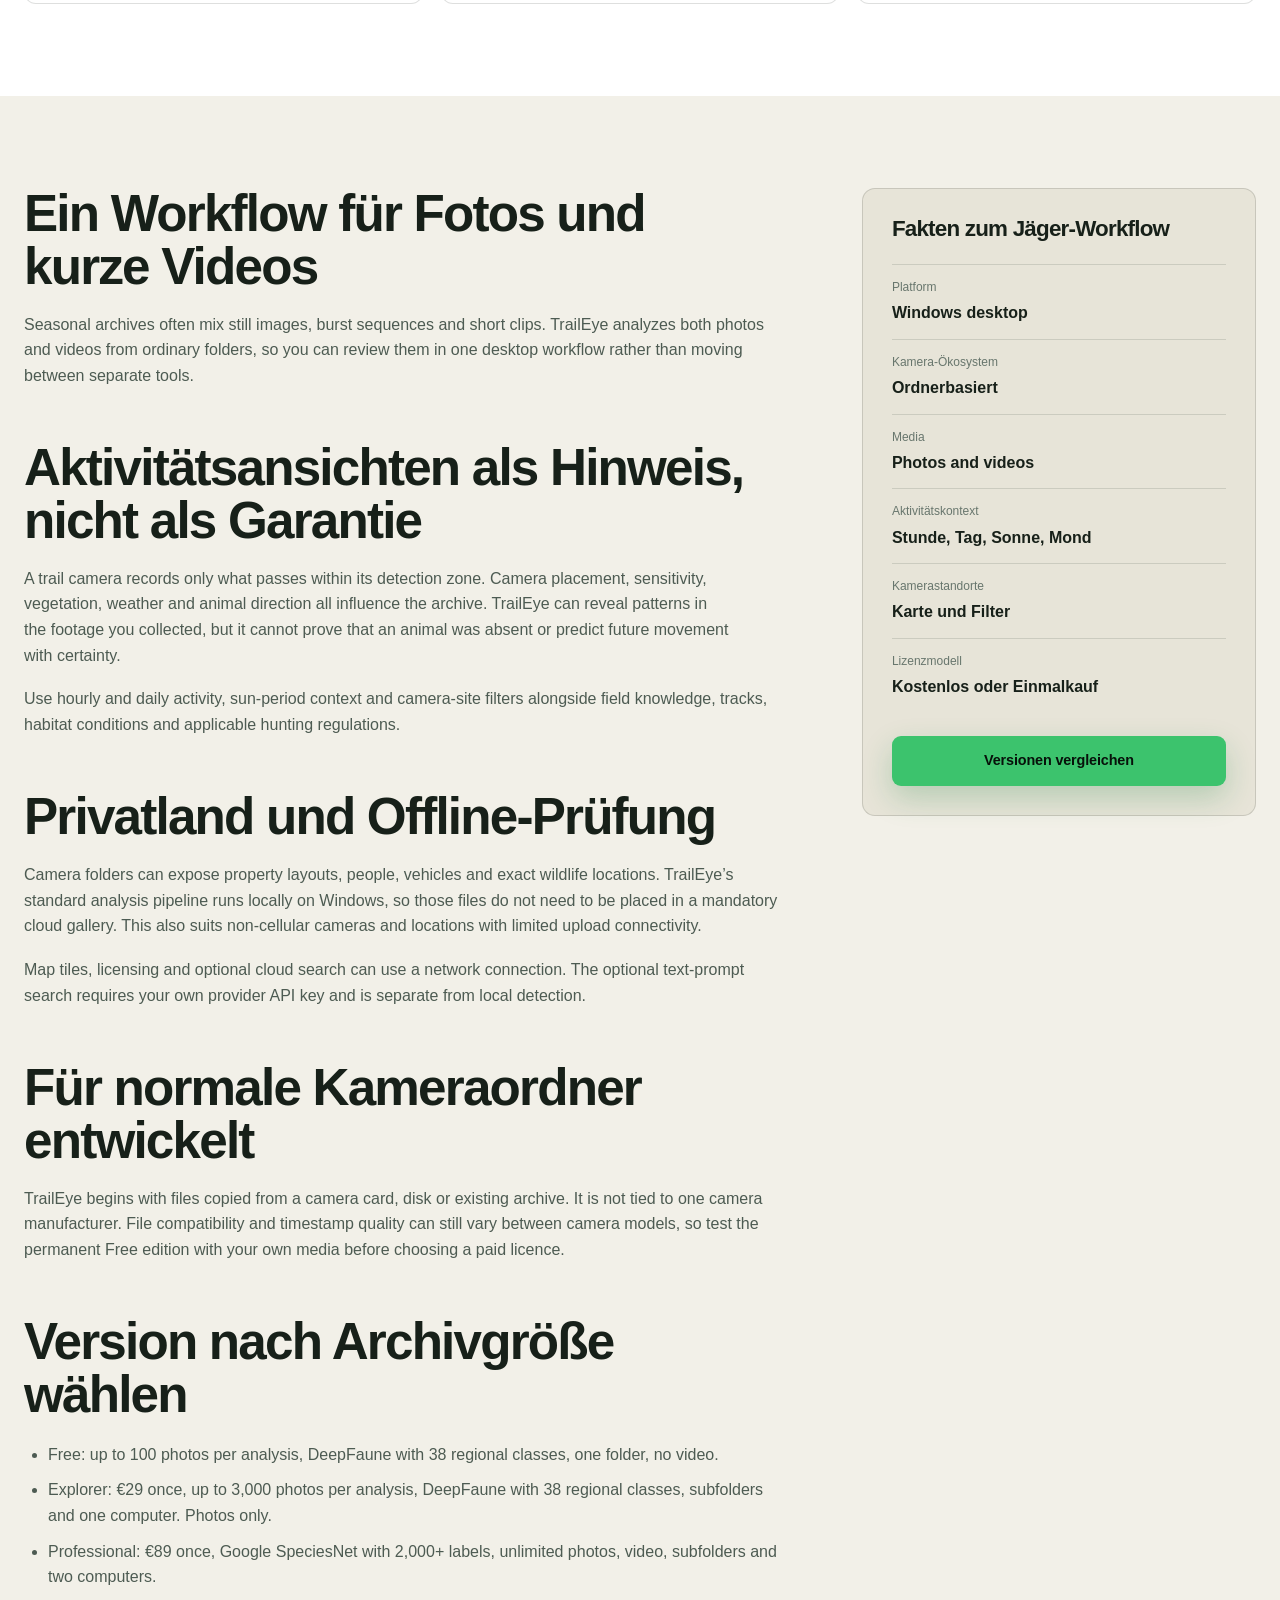
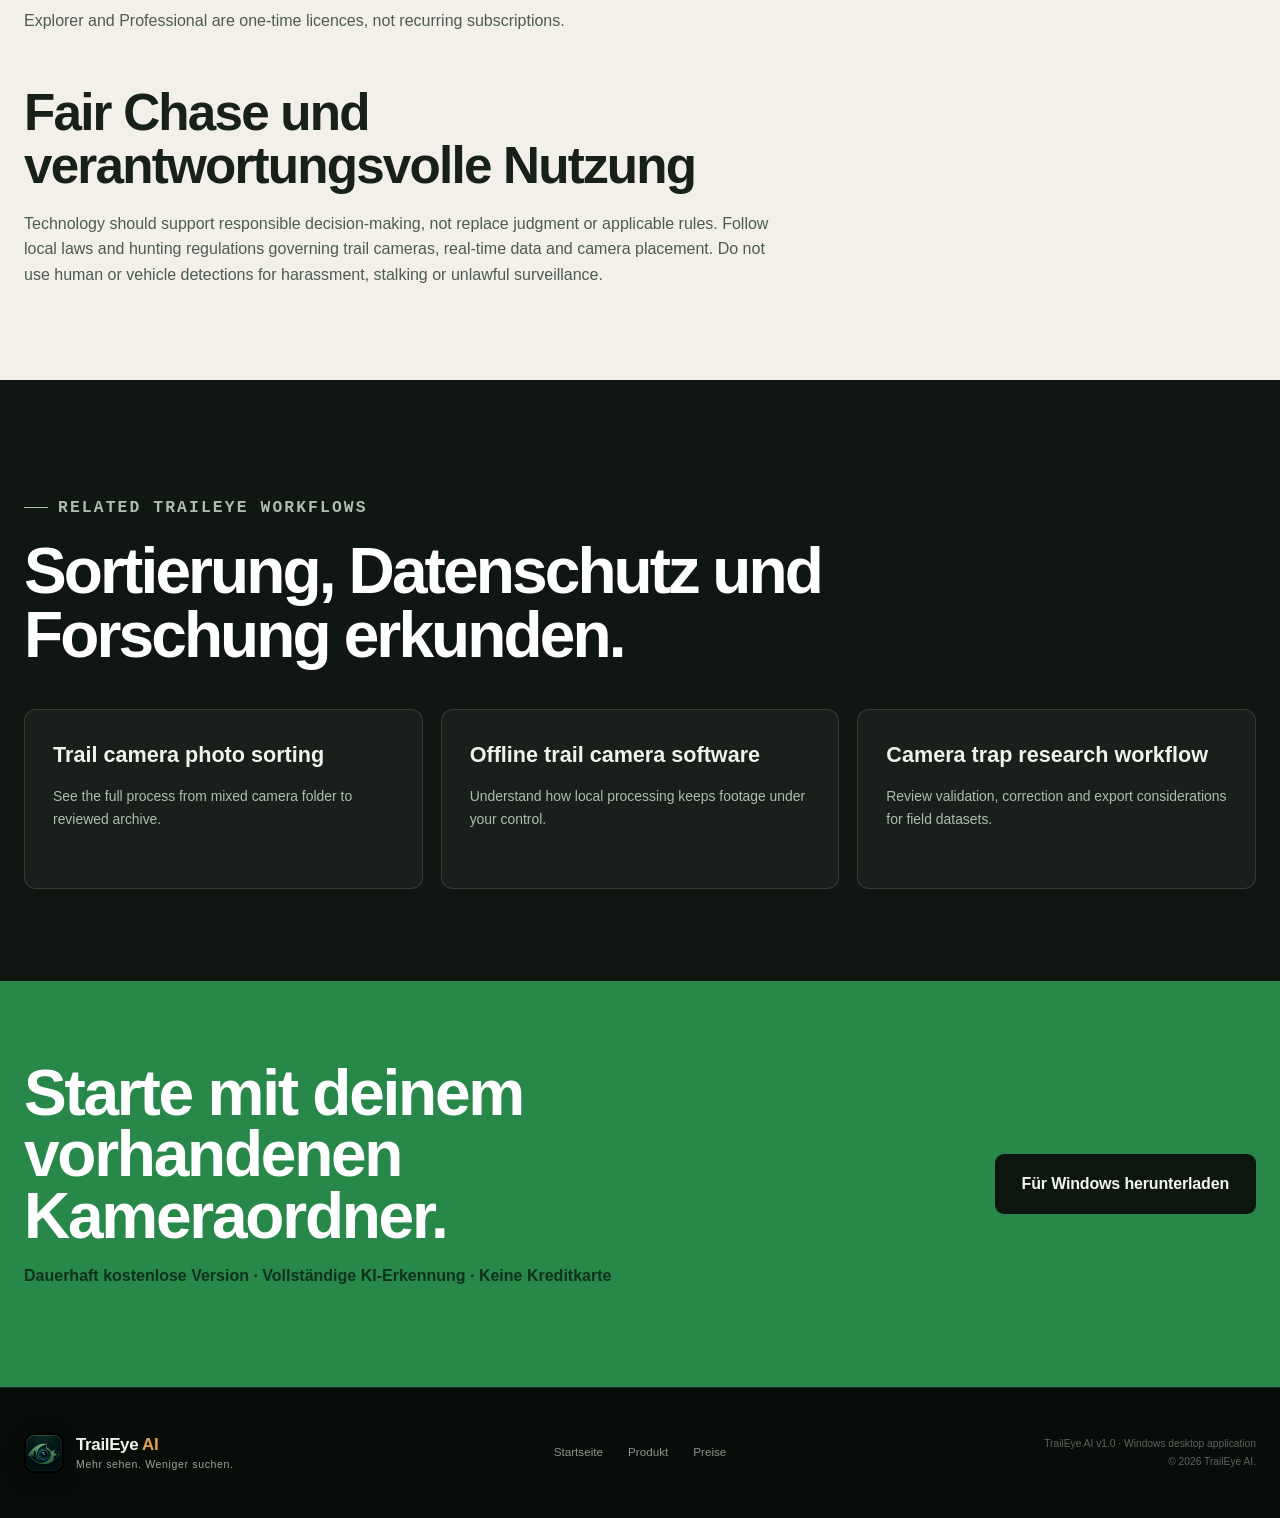
<file: trail-camera-software-for-hunters/index.html>
<!doctype html>
<html lang="en">
<head>
  <meta charset="utf-8"><meta name="viewport" content="width=device-width, initial-scale=1">
  <meta name="description" content="Trail camera software for hunters on Windows. Sort photos and videos, find wildlife activity by time and camera site, and keep footage local with TrailEye AI.">
  <meta name="robots" content="index, follow, max-image-preview:large"><meta name="theme-color" content="#101712">
  <link rel="canonical" href="https://traileye.eu/trail-camera-software-for-hunters/">
  <meta property="og:title" content="Trail Camera Software for Hunters | TrailEye AI"><meta property="og:description" content="Review seasonal camera folders, find relevant wildlife events and explore activity by time and place on Windows."><meta property="og:type" content="website"><meta property="og:url" content="https://traileye.eu/trail-camera-software-for-hunters/"><meta property="og:image" content="https://traileye.eu/assets/01-hero-ai-detection.png"><meta name="twitter:card" content="summary_large_image">
  <title>Trail Camera Software for Hunters on Windows | TrailEye AI</title>
  <link rel="icon" href="../assets/traileye-logo.png"><link rel="stylesheet" href="../styles.css"><script src="../script.js?v=2" defer></script>
  <script type="application/ld+json">{"@context":"https://schema.org","@graph":[{"@type":"WebPage","name":"Trail Camera Software for Hunters on Windows","url":"https://traileye.eu/trail-camera-software-for-hunters/","description":"A Windows trail-camera review workflow for hunters, game managers and landowners."},{"@type":"BreadcrumbList","itemListElement":[{"@type":"ListItem","position":1,"name":"TrailEye AI","item":"https://traileye.eu/"},{"@type":"ListItem","position":2,"name":"Trail camera software for hunters","item":"https://traileye.eu/trail-camera-software-for-hunters/"}]}]}</script>
</head>
<body class="content-page">
<a class="skip-link" href="#main">Skip to content</a>
<header class="site-header" data-header><div class="nav-shell"><a class="brand" href="../" aria-label="TrailEye AI home"><img src="../assets/traileye-logo.png" alt="" width="44" height="44"><span class="brand-copy"><strong>TrailEye <em>AI</em></strong><small>Trail-camera intelligence</small></span></a><button class="nav-toggle" type="button" aria-expanded="false" aria-controls="primary-nav" data-nav-toggle><span></span><span></span><span></span><span class="sr-only">Open navigation</span></button><nav class="primary-nav" id="primary-nav" aria-label="Primary navigation" data-nav><a href="../#features">Product</a><a href="../offline-trail-camera-software/">Privacy</a><a href="../#pricing">Pricing</a><a class="nav-cta" href="../download/">Download free</a></nav></div></header>
<main class="landing-main" id="main">
<section class="landing-hero"><div class="container"><p class="breadcrumbs"><a href="../">TrailEye AI</a> / Trail camera software for hunters</p><div class="landing-hero-grid"><div><p class="eyebrow"><span>Review more cameras in less time</span></p><h1>Find the wildlife events that matter.</h1><p class="hero-lede">TrailEye AI turns folders of trail-camera photos and videos into a reviewable archive with wildlife detections, supported species predictions, timestamps, activity views and camera-site maps—on your Windows PC.</p><div class="hero-actions"><a class="button button-primary" href="../download/">Analyze a folder free</a><a class="button button-quiet" href="#season-workflow">See the season workflow</a></div></div><div class="landing-proof"><img src="../assets/01-hero-ai-detection.png" alt="TrailEye AI showing a wildlife detection with time, confidence and event context"><p>Keep the original image, predicted species, timestamp and event context together while you review.</p></div></div></div></section>
<section class="landing-section landing-section-white" id="season-workflow"><div class="container"><div class="landing-heading"><p class="kicker">From card pull to useful pattern</p><h2>Spend less time opening empty frames.</h2><p>TrailEye handles the repetitive first pass, while you decide which sightings are meaningful for your property, habitat work or hunt planning.</p></div><div class="landing-grid">
<article class="landing-card"><span>01 / SORT</span><h3>Surface animal events</h3><p>Separate likely animals from person, vehicle and irrelevant events before detailed review.</p></article><article class="landing-card"><span>02 / IDENTIFY</span><h3>Refine supported species</h3><p>Use supported species suggestions as a starting point, then confirm or correct the result.</p></article><article class="landing-card"><span>03 / TIME</span><h3>Recover timestamps</h3><p>Read burned-in timestamp overlays with OCR and use metadata or file time as fallbacks.</p></article><article class="landing-card"><span>04 / PATTERN</span><h3>Explore activity periods</h3><p>Review observations by hour, day, sun period and available moon context.</p></article><article class="landing-card"><span>05 / PLACE</span><h3>Map camera sites</h3><p>Connect detections to manually placed sites or photo GPS where available.</p></article><article class="landing-card"><span>06 / SHARE</span><h3>Export selected findings</h3><p>Create data, image and report outputs for landowners, club members or management records.</p></article>
</div></div></section>
<section class="landing-section"><div class="container content-columns"><article class="prose">
<h2>One workflow for photos and short videos</h2><p>Seasonal archives often mix still images, burst sequences and short clips. TrailEye analyzes both photos and videos from ordinary folders, so you can review them in one desktop workflow rather than moving between separate tools.</p>
<h2>Use activity views as evidence, not a guarantee</h2><p>A trail camera records only what passes within its detection zone. Camera placement, sensitivity, vegetation, weather and animal direction all influence the archive. TrailEye can reveal patterns in the footage you collected, but it cannot prove that an animal was absent or predict future movement with certainty.</p><p>Use hourly and daily activity, sun-period context and camera-site filters alongside field knowledge, tracks, habitat conditions and applicable hunting regulations.</p>
<h2>Private land and offline review</h2><p>Camera folders can expose property layouts, people, vehicles and exact wildlife locations. TrailEye’s standard analysis pipeline runs locally on Windows, so those files do not need to be placed in a mandatory cloud gallery. This also suits non-cellular cameras and locations with limited upload connectivity.</p><p>Map tiles, licensing and optional cloud search can use a network connection. The optional text-prompt search requires your own provider API key and is separate from local detection.</p>
<h2>Designed for ordinary camera folders</h2><p>TrailEye begins with files copied from a camera card, disk or existing archive. It is not tied to one camera manufacturer. File compatibility and timestamp quality can still vary between camera models, so test the permanent Free edition with your own media before choosing a paid licence.</p>
<h2>Choose the edition by archive size</h2><ul><li>Free: up to 100 photos per analysis, DeepFaune with 38 regional classes, one folder, no video.</li><li>Explorer: €29 once, up to 3,000 photos per analysis, DeepFaune with 38 regional classes, subfolders and one computer. Photos only.</li><li>Professional: €89 once, Google SpeciesNet with 2,000+ labels, unlimited photos, video, subfolders and two computers.</li></ul><p>Explorer and Professional are one-time licences, not recurring subscriptions.</p>
<h2>Fair-chase and responsible use</h2><p>Technology should support responsible decision-making, not replace judgment or applicable rules. Follow local laws and hunting regulations governing trail cameras, real-time data and camera placement. Do not use human or vehicle detections for harassment, stalking or unlawful surveillance.</p>
</article><aside class="side-facts" aria-label="Hunter workflow facts"><h2>Hunter workflow facts</h2><dl><div><dt>Platform</dt><dd>Windows desktop</dd></div><div><dt>Camera ecosystem</dt><dd>Folder-based</dd></div><div><dt>Media</dt><dd>Photos and videos</dd></div><div><dt>Activity context</dt><dd>Hour, day, sun, moon</dd></div><div><dt>Camera sites</dt><dd>Map and filters</dd></div><div><dt>Licence model</dt><dd>Free or one-time purchase</dd></div></dl><a class="button button-primary" href="../#pricing">Compare editions</a></aside></div></section>
<section class="landing-section landing-section-dark"><div class="container"><div class="landing-heading"><p class="kicker">Related TrailEye workflows</p><h2>Explore sorting, privacy and research use.</h2></div><div class="related-pages"><a href="../trail-camera-photo-sorting-software/"><strong>Trail camera photo sorting</strong><span>See the full process from mixed camera folder to reviewed archive.</span></a><a href="../offline-trail-camera-software/"><strong>Offline trail camera software</strong><span>Understand how local processing keeps footage under your control.</span></a><a href="../camera-trap-software-for-researchers/"><strong>Camera trap research workflow</strong><span>Review validation, correction and export considerations for field datasets.</span></a></div></div></section>
<section class="landing-cta"><div class="container landing-cta-grid"><div><h2>Start with the camera folder you have.</h2><p>Permanent Free edition · Full AI recognition · No credit card</p></div><a class="button button-large" href="../download/">Download for Windows</a></div></section>
</main>
<footer class="site-footer"><div class="container footer-grid"><a class="brand footer-brand" href="../"><img src="../assets/traileye-logo.png" alt="" width="40" height="40"><span class="brand-copy"><strong>TrailEye <em>AI</em></strong><small>See more. Search less.</small></span></a><div class="footer-links"><a href="../">Home</a><a href="../#features">Product</a><a href="../#pricing">Pricing</a></div><p class="footer-meta">TrailEye AI v1.0 · Windows desktop application<br>© <span data-year></span> TrailEye AI.</p></div></footer>
</body></html>
</file>
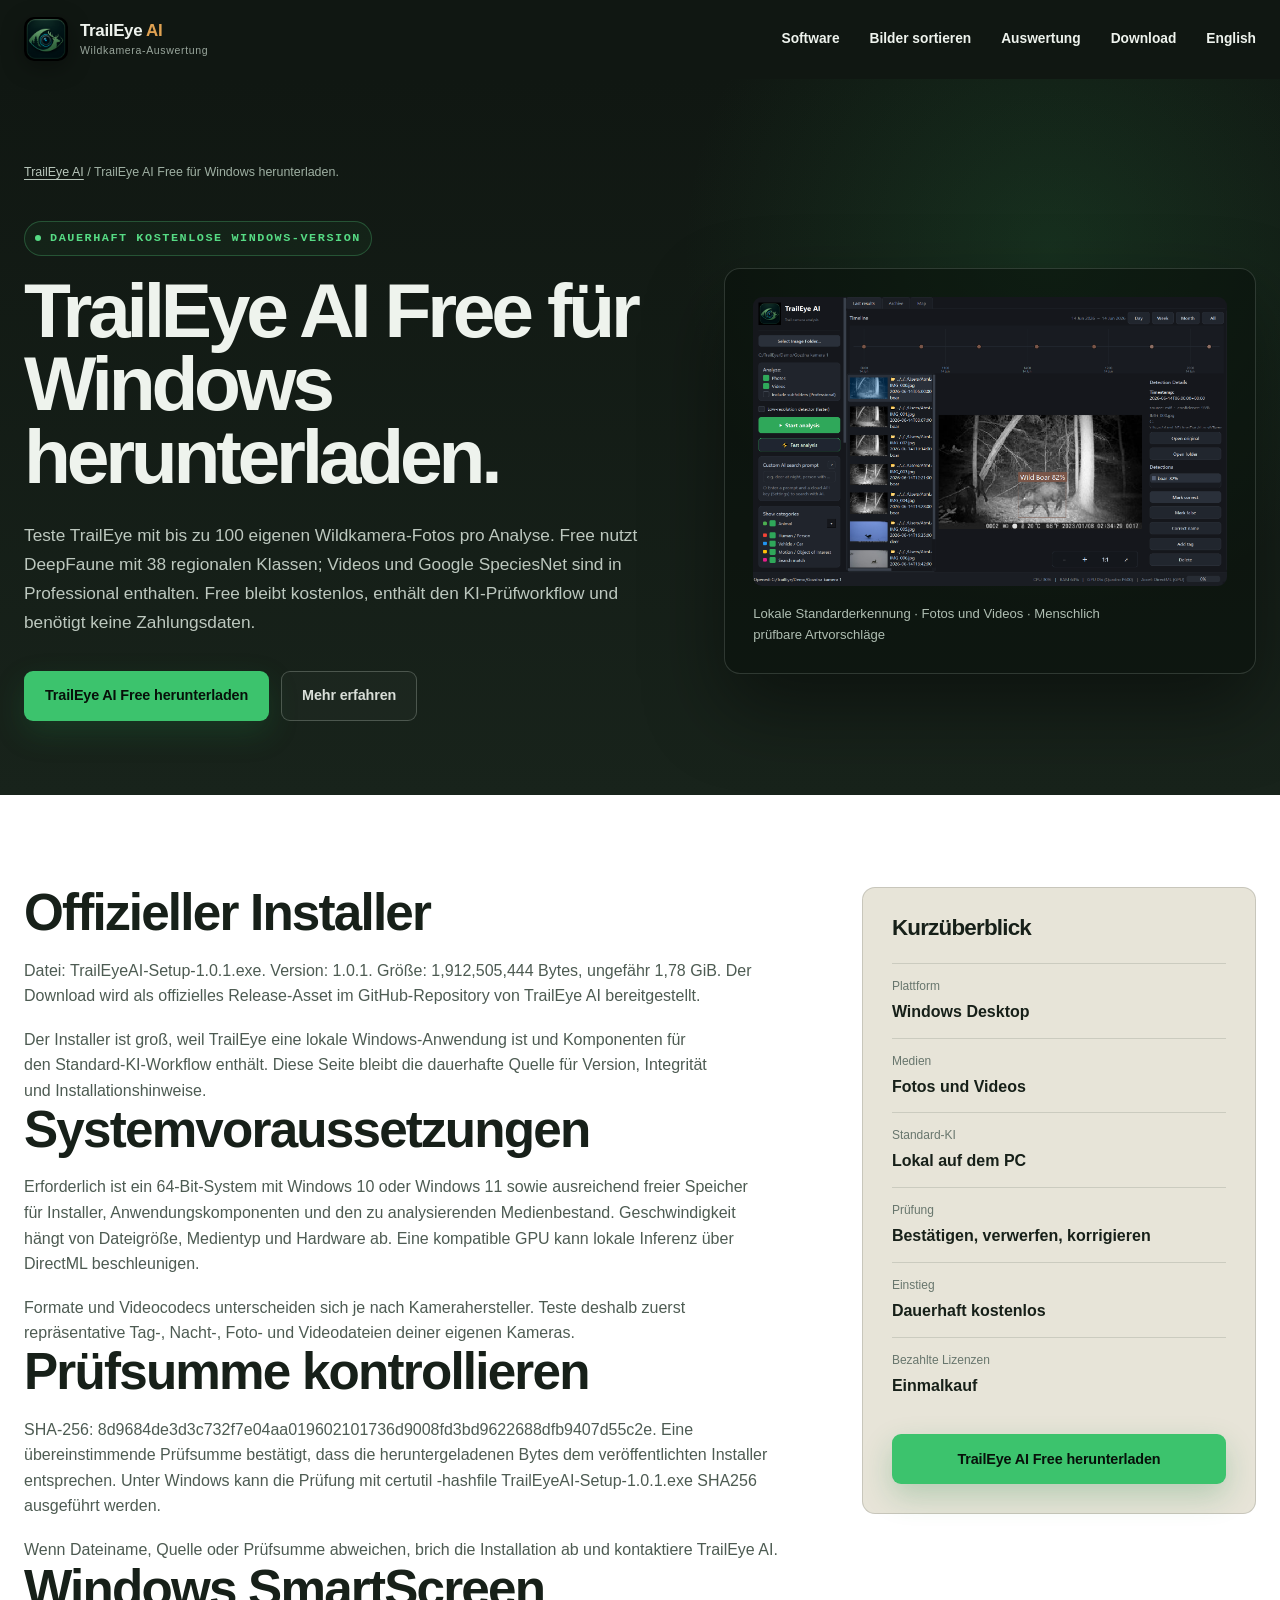
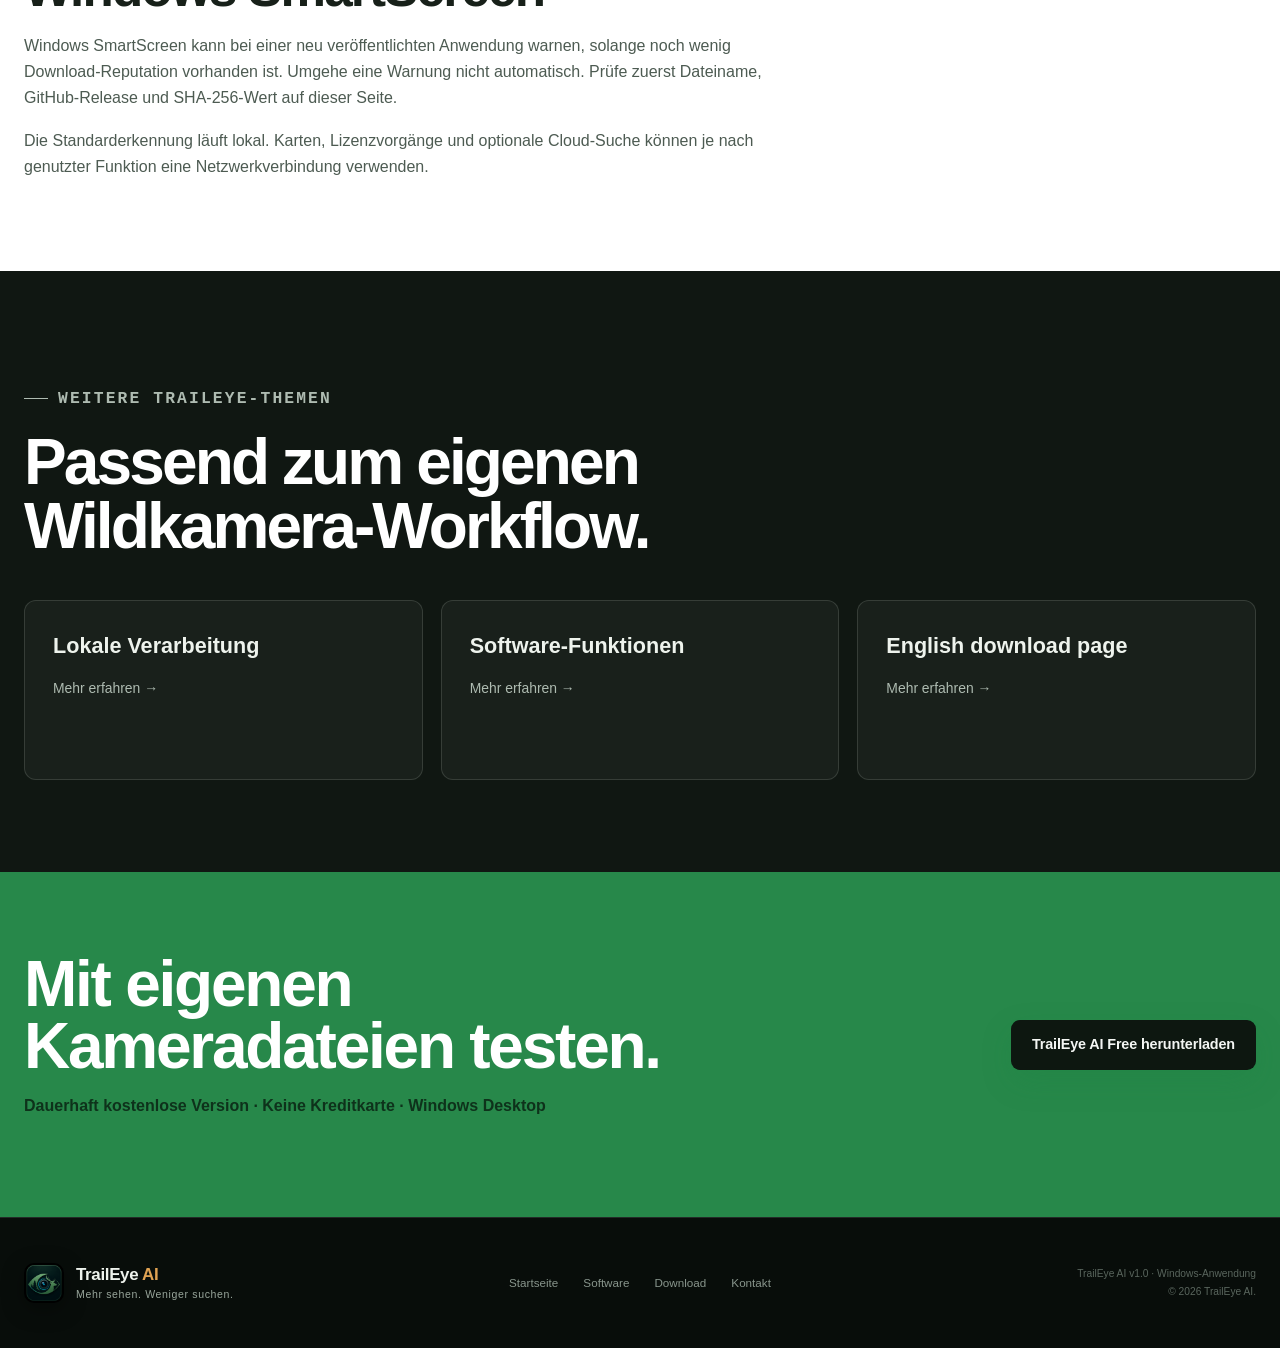
<file: de/download/index.html>
<!doctype html>
<html lang="de">
<head>
  <meta charset="utf-8">
  <meta name="viewport" content="width=device-width, initial-scale=1">
  <meta name="description" content="TrailEye AI Free für Windows herunterladen. Version, Dateigröße, SHA-256-Prüfsumme, Systemvoraussetzungen und SmartScreen-Hinweise prüfen.">
  <meta name="robots" content="index, follow, max-image-preview:large">
  <meta name="theme-color" content="#101712">
  <link rel="canonical" href="https://traileye.eu/de/download/">
  <link rel="alternate" hreflang="en" href="https://traileye.eu/download/">
  <link rel="alternate" hreflang="de" href="https://traileye.eu/de/download/">
  <link rel="alternate" hreflang="x-default" href="https://traileye.eu/download/">
  <meta property="og:title" content="TrailEye AI für Windows herunterladen | Kostenlos">
  <meta property="og:description" content="TrailEye AI Free für Windows herunterladen. Version, Dateigröße, SHA-256-Prüfsumme, Systemvoraussetzungen und SmartScreen-Hinweise prüfen.">
  <meta property="og:type" content="website">
  <meta property="og:url" content="https://traileye.eu/de/download/">
  <meta property="og:image" content="https://traileye.eu/assets/01-hero-ai-detection.png">
  <meta name="twitter:card" content="summary_large_image">
  <title>TrailEye AI für Windows herunterladen | Kostenlos</title>
  <link rel="icon" href="../../assets/traileye-logo.png">
  <link rel="stylesheet" href="../../styles.css">
  <script src="../../script.js?v=3" defer></script>
  <script type="application/ld+json">{"@context":"https://schema.org","@type":"WebPage","name":"TrailEye AI für Windows herunterladen | Kostenlos","url":"https://traileye.eu/de/download/","inLanguage":"de","description":"TrailEye AI Free für Windows herunterladen. Version, Dateigröße, SHA-256-Prüfsumme, Systemvoraussetzungen und SmartScreen-Hinweise prüfen."}</script>
</head>
<body class="content-page">
  <a class="skip-link" href="#main">Zum Inhalt springen</a>
  <header class="site-header" data-header><div class="nav-shell">
    <a class="brand" href="../" aria-label="TrailEye AI Startseite"><img src="../../assets/traileye-logo.png" alt="" width="44" height="44"><span class="brand-copy"><strong>TrailEye <em>AI</em></strong><small>Wildkamera-Auswertung</small></span></a>
    <button class="nav-toggle" type="button" aria-expanded="false" aria-controls="primary-nav" data-nav-toggle><span></span><span></span><span></span><span class="sr-only">Navigation öffnen</span></button>
    <nav class="primary-nav" id="primary-nav" aria-label="Hauptnavigation" data-nav><a href="../wildkamera-software/">Software</a><a href="../wildkamera-bilder-sortieren/">Bilder sortieren</a><a href="../wildkamera-auswertung/">Auswertung</a><a href="../download/">Download</a><a href="https://traileye.eu/download/?lang=en" lang="en">English</a></nav>
  </div></header>
  <main class="landing-main" id="main">
    <section class="landing-hero"><div class="container"><p class="breadcrumbs"><a href="../">TrailEye AI</a> / TrailEye AI Free für Windows herunterladen.</p><div class="landing-hero-grid"><div><p class="eyebrow"><span>Dauerhaft kostenlose Windows-Version</span></p><h1>TrailEye AI Free für Windows herunterladen.</h1><p class="hero-lede">Teste TrailEye mit bis zu 100 eigenen Wildkamera-Fotos pro Analyse. Free nutzt DeepFaune mit 38 regionalen Klassen; Videos und Google SpeciesNet sind in Professional enthalten. Free bleibt kostenlos, enthält den KI-Prüfworkflow und benötigt keine Zahlungsdaten.</p><div class="hero-actions"><a class="button button-primary" href="https://github.com/atmolab1/traileyeai-website/releases/download/v1.0.1/TrailEyeAI-Setup-1.0.1.exe" download>TrailEye AI Free herunterladen</a><a class="button button-quiet" href="#inhalt">Mehr erfahren</a></div></div><div class="landing-proof"><img src="../../assets/01-hero-ai-detection.png" alt="TrailEye AI mit prüfbarer Wildtiererkennung"><p>Lokale Standarderkennung · Fotos und Videos · Menschlich prüfbare Artvorschläge</p></div></div></div></section>
    <section class="landing-section landing-section-white" id="inhalt"><div class="container content-columns"><article class="prose"><section><h2>Offizieller Installer</h2><p>Datei: TrailEyeAI-Setup-1.0.1.exe. Version: 1.0.1. Größe: 1,912,505,444 Bytes, ungefähr 1,78 GiB. Der Download wird als offizielles Release-Asset im GitHub-Repository von TrailEye AI bereitgestellt.</p><p>Der Installer ist groß, weil TrailEye eine lokale Windows-Anwendung ist und Komponenten für den Standard-KI-Workflow enthält. Diese Seite bleibt die dauerhafte Quelle für Version, Integrität und Installationshinweise.</p></section>
<section><h2>Systemvoraussetzungen</h2><p>Erforderlich ist ein 64-Bit-System mit Windows 10 oder Windows 11 sowie ausreichend freier Speicher für Installer, Anwendungskomponenten und den zu analysierenden Medienbestand. Geschwindigkeit hängt von Dateigröße, Medientyp und Hardware ab. Eine kompatible GPU kann lokale Inferenz über DirectML beschleunigen.</p><p>Formate und Videocodecs unterscheiden sich je nach Kamerahersteller. Teste deshalb zuerst repräsentative Tag-, Nacht-, Foto- und Videodateien deiner eigenen Kameras.</p></section>
<section><h2>Prüfsumme kontrollieren</h2><p>SHA-256: 8d9684de3d3c732f7e04aa019602101736d9008fd3bd9622688dfb9407d55c2e. Eine übereinstimmende Prüfsumme bestätigt, dass die heruntergeladenen Bytes dem veröffentlichten Installer entsprechen. Unter Windows kann die Prüfung mit certutil -hashfile TrailEyeAI-Setup-1.0.1.exe SHA256 ausgeführt werden.</p><p>Wenn Dateiname, Quelle oder Prüfsumme abweichen, brich die Installation ab und kontaktiere TrailEye AI.</p></section>
<section><h2>Windows SmartScreen</h2><p>Windows SmartScreen kann bei einer neu veröffentlichten Anwendung warnen, solange noch wenig Download-Reputation vorhanden ist. Umgehe eine Warnung nicht automatisch. Prüfe zuerst Dateiname, GitHub-Release und SHA-256-Wert auf dieser Seite.</p><p>Die Standarderkennung läuft lokal. Karten, Lizenzvorgänge und optionale Cloud-Suche können je nach genutzter Funktion eine Netzwerkverbindung verwenden.</p></section></article><aside class="side-facts" aria-label="TrailEye Kurzüberblick"><h2>Kurzüberblick</h2><dl><div><dt>Plattform</dt><dd>Windows Desktop</dd></div><div><dt>Medien</dt><dd>Fotos und Videos</dd></div><div><dt>Standard-KI</dt><dd>Lokal auf dem PC</dd></div><div><dt>Prüfung</dt><dd>Bestätigen, verwerfen, korrigieren</dd></div><div><dt>Einstieg</dt><dd>Dauerhaft kostenlos</dd></div><div><dt>Bezahlte Lizenzen</dt><dd>Einmalkauf</dd></div></dl><a class="button button-primary" href="https://github.com/atmolab1/traileyeai-website/releases/download/v1.0.1/TrailEyeAI-Setup-1.0.1.exe" download>TrailEye AI Free herunterladen</a></aside></div></section>
    <section class="landing-section landing-section-dark"><div class="container"><div class="landing-heading"><p class="kicker">Weitere TrailEye-Themen</p><h2>Passend zum eigenen Wildkamera-Workflow.</h2></div><div class="related-pages"><a href="../wildkamera-software-ohne-abo/"><strong>Lokale Verarbeitung</strong><span>Mehr erfahren →</span></a><a href="../wildkamera-software/"><strong>Software-Funktionen</strong><span>Mehr erfahren →</span></a><a href="../../download/"><strong>English download page</strong><span>Mehr erfahren →</span></a></div></div></section>
    <section class="landing-cta"><div class="container landing-cta-grid"><div><h2>Mit eigenen Kameradateien testen.</h2><p>Dauerhaft kostenlose Version · Keine Kreditkarte · Windows Desktop</p></div><a class="button button-primary" href="https://github.com/atmolab1/traileyeai-website/releases/download/v1.0.1/TrailEyeAI-Setup-1.0.1.exe" download>TrailEye AI Free herunterladen</a></div></section>
  </main>
  <footer class="site-footer"><div class="container footer-grid"><a class="brand footer-brand" href="../"><img src="../../assets/traileye-logo.png" alt="" width="40" height="40"><span class="brand-copy"><strong>TrailEye <em>AI</em></strong><small>Mehr sehen. Weniger suchen.</small></span></a><div class="footer-links"><a href="../">Startseite</a><a href="../wildkamera-software/">Software</a><a href="../download/">Download</a><a href="mailto:info@traileye.eu">Kontakt</a></div><p class="footer-meta">TrailEye AI v1.0 · Windows-Anwendung<br>© <span data-year></span> TrailEye AI.</p></div></footer>
</body>
</html>
</file>
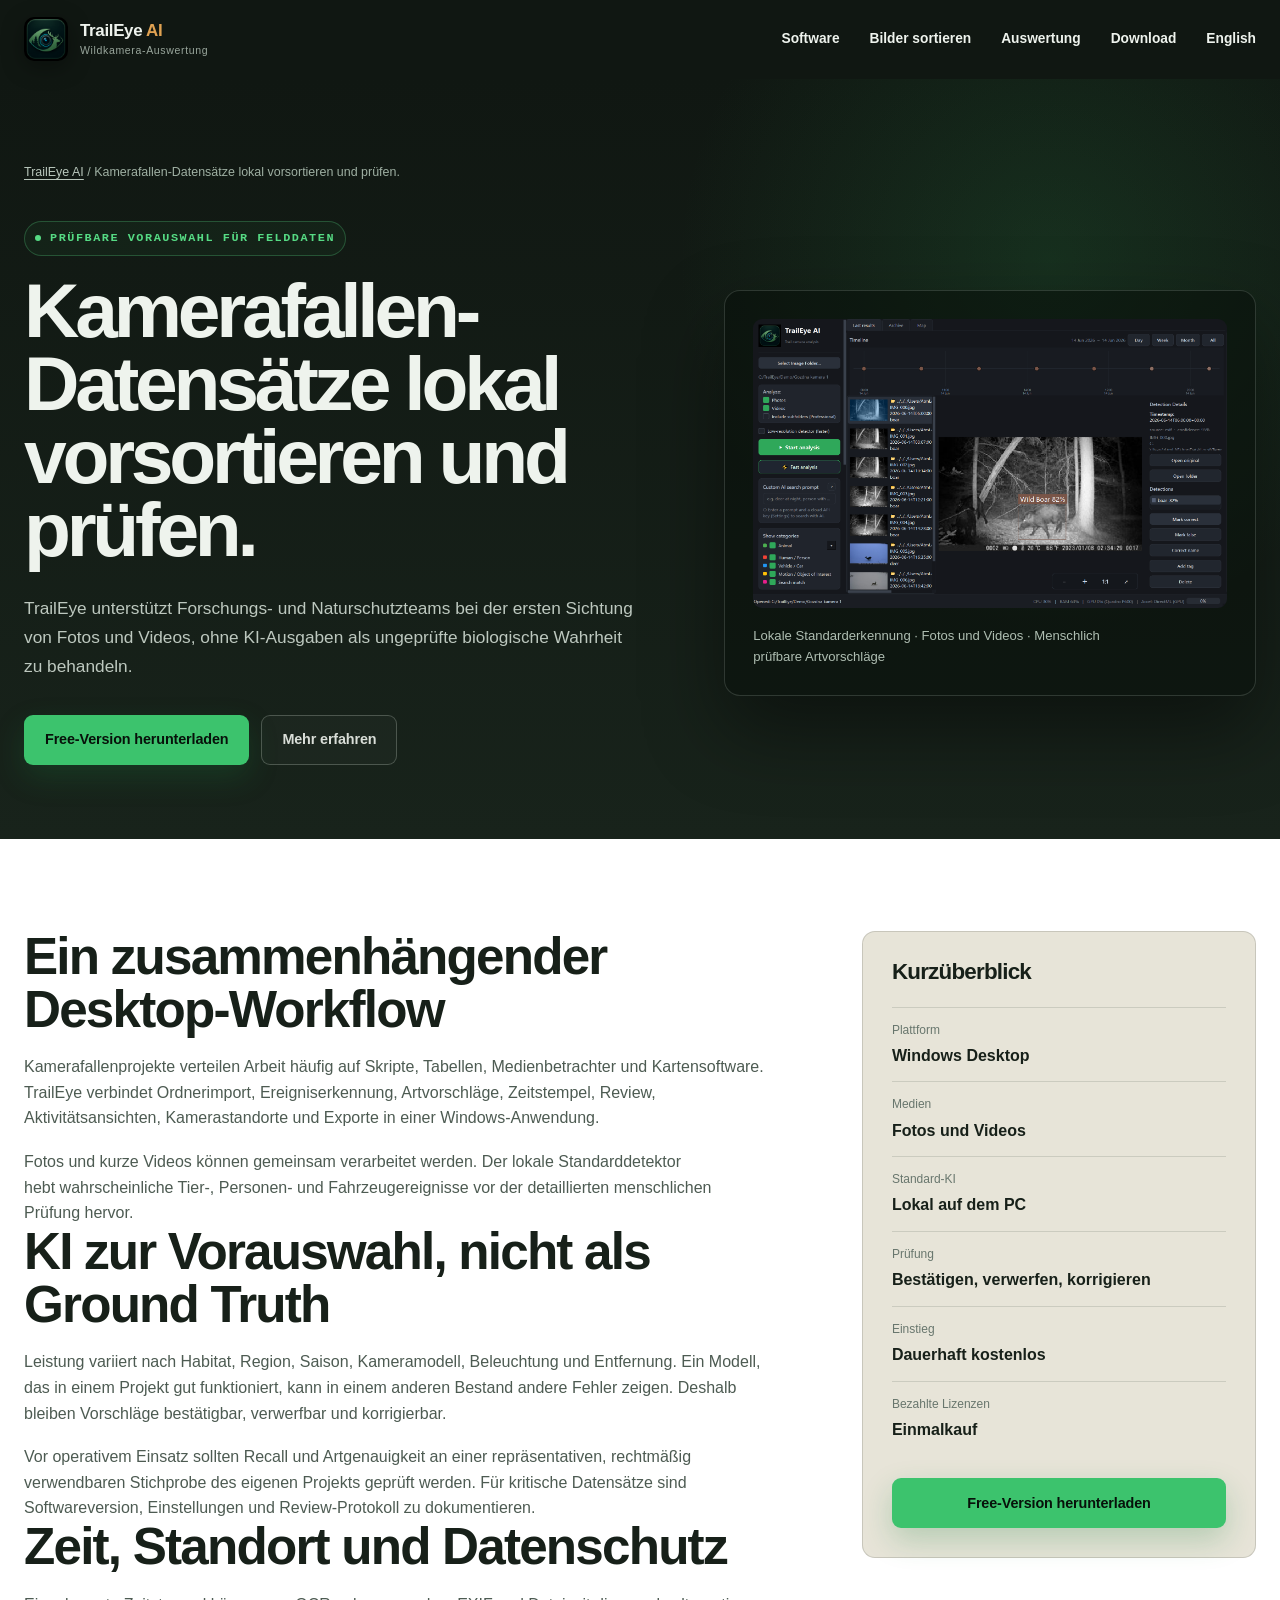
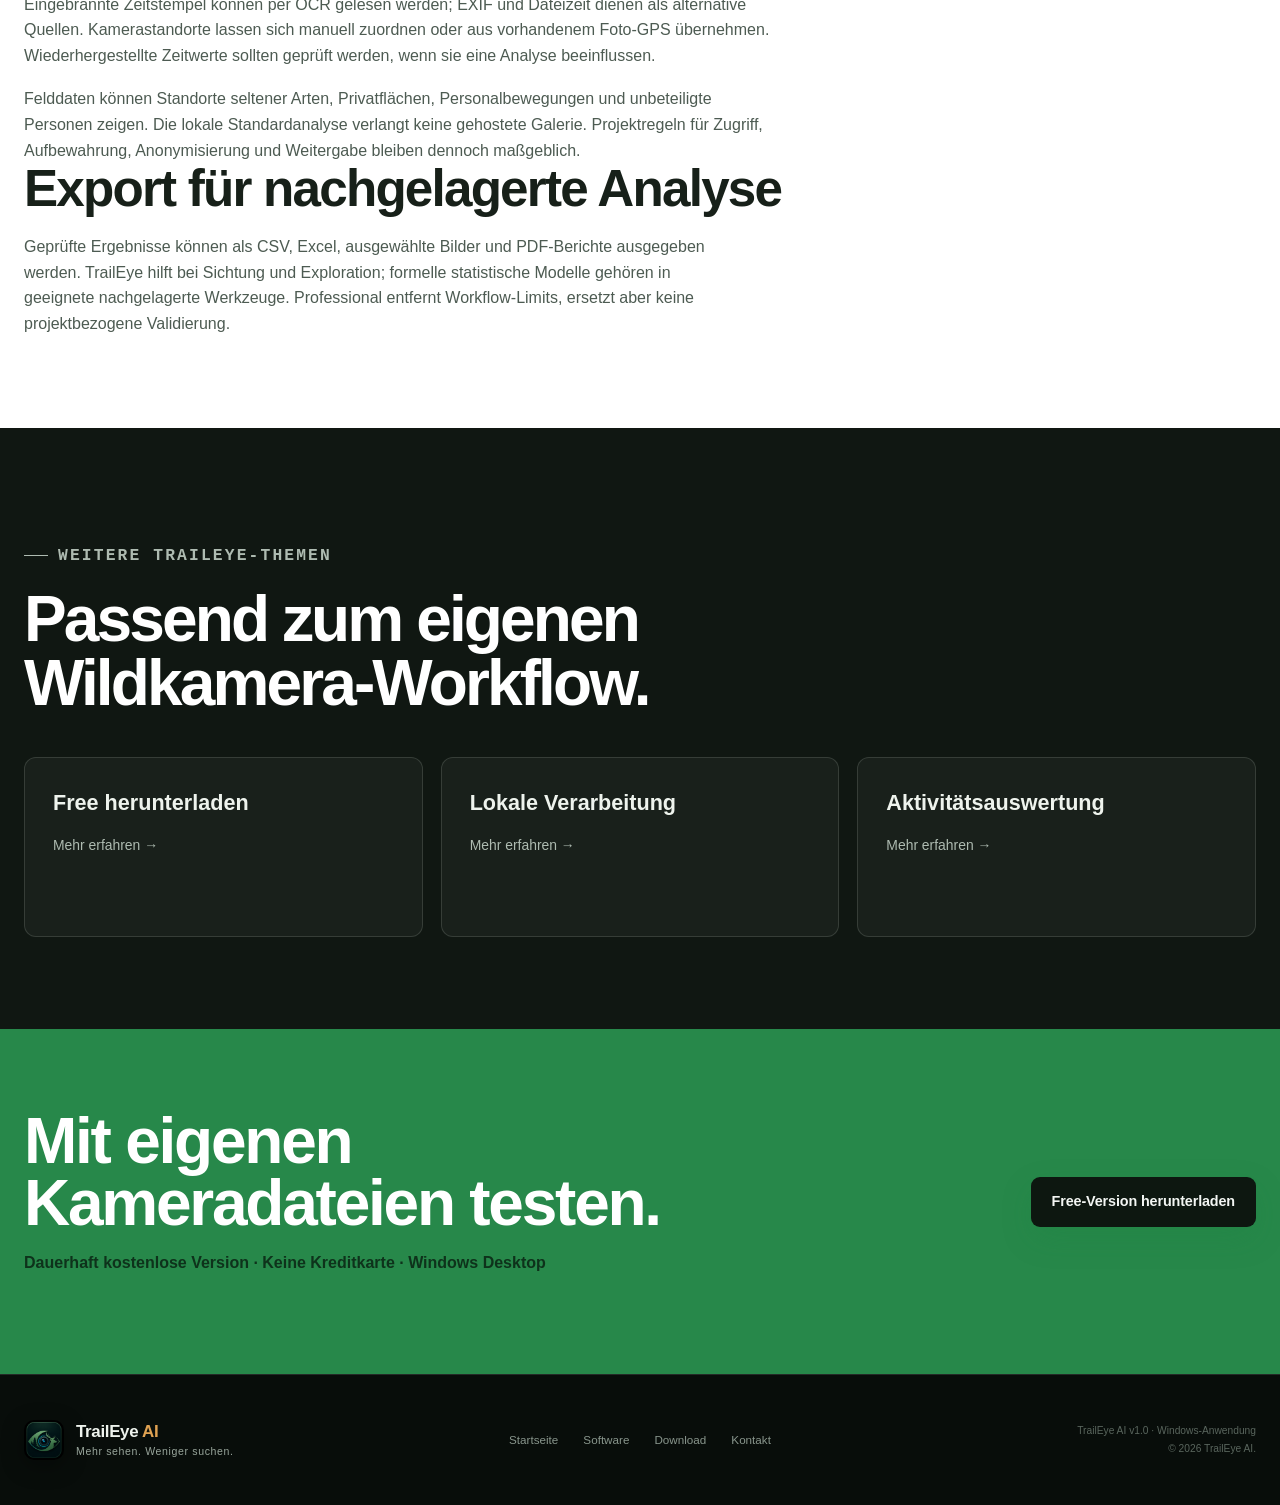
<file: de/kamerafallen-software-forschung/index.html>
<!doctype html>
<html lang="de">
<head>
  <meta charset="utf-8">
  <meta name="viewport" content="width=device-width, initial-scale=1">
  <meta name="description" content="Kamerafallen-Datensätze lokal unter Windows vorsortieren, KI-Vorschläge prüfen, Zeitstempel rekonstruieren, Aktivität untersuchen und Ergebnisse exportieren.">
  <meta name="robots" content="index, follow, max-image-preview:large">
  <meta name="theme-color" content="#101712">
  <link rel="canonical" href="https://traileye.eu/de/kamerafallen-software-forschung/">
  <link rel="alternate" hreflang="en" href="https://traileye.eu/camera-trap-software-for-researchers/">
  <link rel="alternate" hreflang="de" href="https://traileye.eu/de/kamerafallen-software-forschung/">
  <link rel="alternate" hreflang="x-default" href="https://traileye.eu/camera-trap-software-for-researchers/">
  <meta property="og:title" content="Kamerafallen Software für Forschung und Monitoring | TrailEye AI">
  <meta property="og:description" content="Kamerafallen-Datensätze lokal unter Windows vorsortieren, KI-Vorschläge prüfen, Zeitstempel rekonstruieren, Aktivität untersuchen und Ergebnisse exportieren.">
  <meta property="og:type" content="website">
  <meta property="og:url" content="https://traileye.eu/de/kamerafallen-software-forschung/">
  <meta property="og:image" content="https://traileye.eu/assets/01-hero-ai-detection.png">
  <meta name="twitter:card" content="summary_large_image">
  <title>Kamerafallen Software für Forschung und Monitoring | TrailEye AI</title>
  <link rel="icon" href="../../assets/traileye-logo.png">
  <link rel="stylesheet" href="../../styles.css">
  <script src="../../script.js?v=3" defer></script>
  <script type="application/ld+json">{"@context":"https://schema.org","@type":"WebPage","name":"Kamerafallen Software für Forschung und Monitoring | TrailEye AI","url":"https://traileye.eu/de/kamerafallen-software-forschung/","inLanguage":"de","description":"Kamerafallen-Datensätze lokal unter Windows vorsortieren, KI-Vorschläge prüfen, Zeitstempel rekonstruieren, Aktivität untersuchen und Ergebnisse exportieren."}</script>
</head>
<body class="content-page">
  <a class="skip-link" href="#main">Zum Inhalt springen</a>
  <header class="site-header" data-header><div class="nav-shell">
    <a class="brand" href="../" aria-label="TrailEye AI Startseite"><img src="../../assets/traileye-logo.png" alt="" width="44" height="44"><span class="brand-copy"><strong>TrailEye <em>AI</em></strong><small>Wildkamera-Auswertung</small></span></a>
    <button class="nav-toggle" type="button" aria-expanded="false" aria-controls="primary-nav" data-nav-toggle><span></span><span></span><span></span><span class="sr-only">Navigation öffnen</span></button>
    <nav class="primary-nav" id="primary-nav" aria-label="Hauptnavigation" data-nav><a href="../wildkamera-software/">Software</a><a href="../wildkamera-bilder-sortieren/">Bilder sortieren</a><a href="../wildkamera-auswertung/">Auswertung</a><a href="../download/">Download</a><a href="https://traileye.eu/camera-trap-software-for-researchers/?lang=en" lang="en">English</a></nav>
  </div></header>
  <main class="landing-main" id="main">
    <section class="landing-hero"><div class="container"><p class="breadcrumbs"><a href="../">TrailEye AI</a> / Kamerafallen-Datensätze lokal vorsortieren und prüfen.</p><div class="landing-hero-grid"><div><p class="eyebrow"><span>Prüfbare Vorauswahl für Felddaten</span></p><h1>Kamerafallen-Datensätze lokal vorsortieren und prüfen.</h1><p class="hero-lede">TrailEye unterstützt Forschungs- und Naturschutzteams bei der ersten Sichtung von Fotos und Videos, ohne KI-Ausgaben als ungeprüfte biologische Wahrheit zu behandeln.</p><div class="hero-actions"><a class="button button-primary" href="../download/">Free-Version herunterladen</a><a class="button button-quiet" href="#inhalt">Mehr erfahren</a></div></div><div class="landing-proof"><img src="../../assets/01-hero-ai-detection.png" alt="TrailEye AI mit prüfbarer Wildtiererkennung"><p>Lokale Standarderkennung · Fotos und Videos · Menschlich prüfbare Artvorschläge</p></div></div></div></section>
    <section class="landing-section landing-section-white" id="inhalt"><div class="container content-columns"><article class="prose"><section><h2>Ein zusammenhängender Desktop-Workflow</h2><p>Kamerafallenprojekte verteilen Arbeit häufig auf Skripte, Tabellen, Medienbetrachter und Kartensoftware. TrailEye verbindet Ordnerimport, Ereigniserkennung, Artvorschläge, Zeitstempel, Review, Aktivitätsansichten, Kamerastandorte und Exporte in einer Windows-Anwendung.</p><p>Fotos und kurze Videos können gemeinsam verarbeitet werden. Der lokale Standarddetektor hebt wahrscheinliche Tier-, Personen- und Fahrzeugereignisse vor der detaillierten menschlichen Prüfung hervor.</p></section>
<section><h2>KI zur Vorauswahl, nicht als Ground Truth</h2><p>Leistung variiert nach Habitat, Region, Saison, Kameramodell, Beleuchtung und Entfernung. Ein Modell, das in einem Projekt gut funktioniert, kann in einem anderen Bestand andere Fehler zeigen. Deshalb bleiben Vorschläge bestätigbar, verwerfbar und korrigierbar.</p><p>Vor operativem Einsatz sollten Recall und Artgenauigkeit an einer repräsentativen, rechtmäßig verwendbaren Stichprobe des eigenen Projekts geprüft werden. Für kritische Datensätze sind Softwareversion, Einstellungen und Review-Protokoll zu dokumentieren.</p></section>
<section><h2>Zeit, Standort und Datenschutz</h2><p>Eingebrannte Zeitstempel können per OCR gelesen werden; EXIF und Dateizeit dienen als alternative Quellen. Kamerastandorte lassen sich manuell zuordnen oder aus vorhandenem Foto-GPS übernehmen. Wiederhergestellte Zeitwerte sollten geprüft werden, wenn sie eine Analyse beeinflussen.</p><p>Felddaten können Standorte seltener Arten, Privatflächen, Personalbewegungen und unbeteiligte Personen zeigen. Die lokale Standardanalyse verlangt keine gehostete Galerie. Projektregeln für Zugriff, Aufbewahrung, Anonymisierung und Weitergabe bleiben dennoch maßgeblich.</p></section>
<section><h2>Export für nachgelagerte Analyse</h2><p>Geprüfte Ergebnisse können als CSV, Excel, ausgewählte Bilder und PDF-Berichte ausgegeben werden. TrailEye hilft bei Sichtung und Exploration; formelle statistische Modelle gehören in geeignete nachgelagerte Werkzeuge. Professional entfernt Workflow-Limits, ersetzt aber keine projektbezogene Validierung.</p></section></article><aside class="side-facts" aria-label="TrailEye Kurzüberblick"><h2>Kurzüberblick</h2><dl><div><dt>Plattform</dt><dd>Windows Desktop</dd></div><div><dt>Medien</dt><dd>Fotos und Videos</dd></div><div><dt>Standard-KI</dt><dd>Lokal auf dem PC</dd></div><div><dt>Prüfung</dt><dd>Bestätigen, verwerfen, korrigieren</dd></div><div><dt>Einstieg</dt><dd>Dauerhaft kostenlos</dd></div><div><dt>Bezahlte Lizenzen</dt><dd>Einmalkauf</dd></div></dl><a class="button button-primary" href="../download/">Free-Version herunterladen</a></aside></div></section>
    <section class="landing-section landing-section-dark"><div class="container"><div class="landing-heading"><p class="kicker">Weitere TrailEye-Themen</p><h2>Passend zum eigenen Wildkamera-Workflow.</h2></div><div class="related-pages"><a href="../download/"><strong>Free herunterladen</strong><span>Mehr erfahren →</span></a><a href="../wildkamera-software-ohne-abo/"><strong>Lokale Verarbeitung</strong><span>Mehr erfahren →</span></a><a href="../wildkamera-auswertung/"><strong>Aktivitätsauswertung</strong><span>Mehr erfahren →</span></a></div></div></section>
    <section class="landing-cta"><div class="container landing-cta-grid"><div><h2>Mit eigenen Kameradateien testen.</h2><p>Dauerhaft kostenlose Version · Keine Kreditkarte · Windows Desktop</p></div><a class="button button-primary" href="../download/">Free-Version herunterladen</a></div></section>
  </main>
  <footer class="site-footer"><div class="container footer-grid"><a class="brand footer-brand" href="../"><img src="../../assets/traileye-logo.png" alt="" width="40" height="40"><span class="brand-copy"><strong>TrailEye <em>AI</em></strong><small>Mehr sehen. Weniger suchen.</small></span></a><div class="footer-links"><a href="../">Startseite</a><a href="../wildkamera-software/">Software</a><a href="../download/">Download</a><a href="mailto:info@traileye.eu">Kontakt</a></div><p class="footer-meta">TrailEye AI v1.0 · Windows-Anwendung<br>© <span data-year></span> TrailEye AI.</p></div></footer>
</body>
</html>
</file>
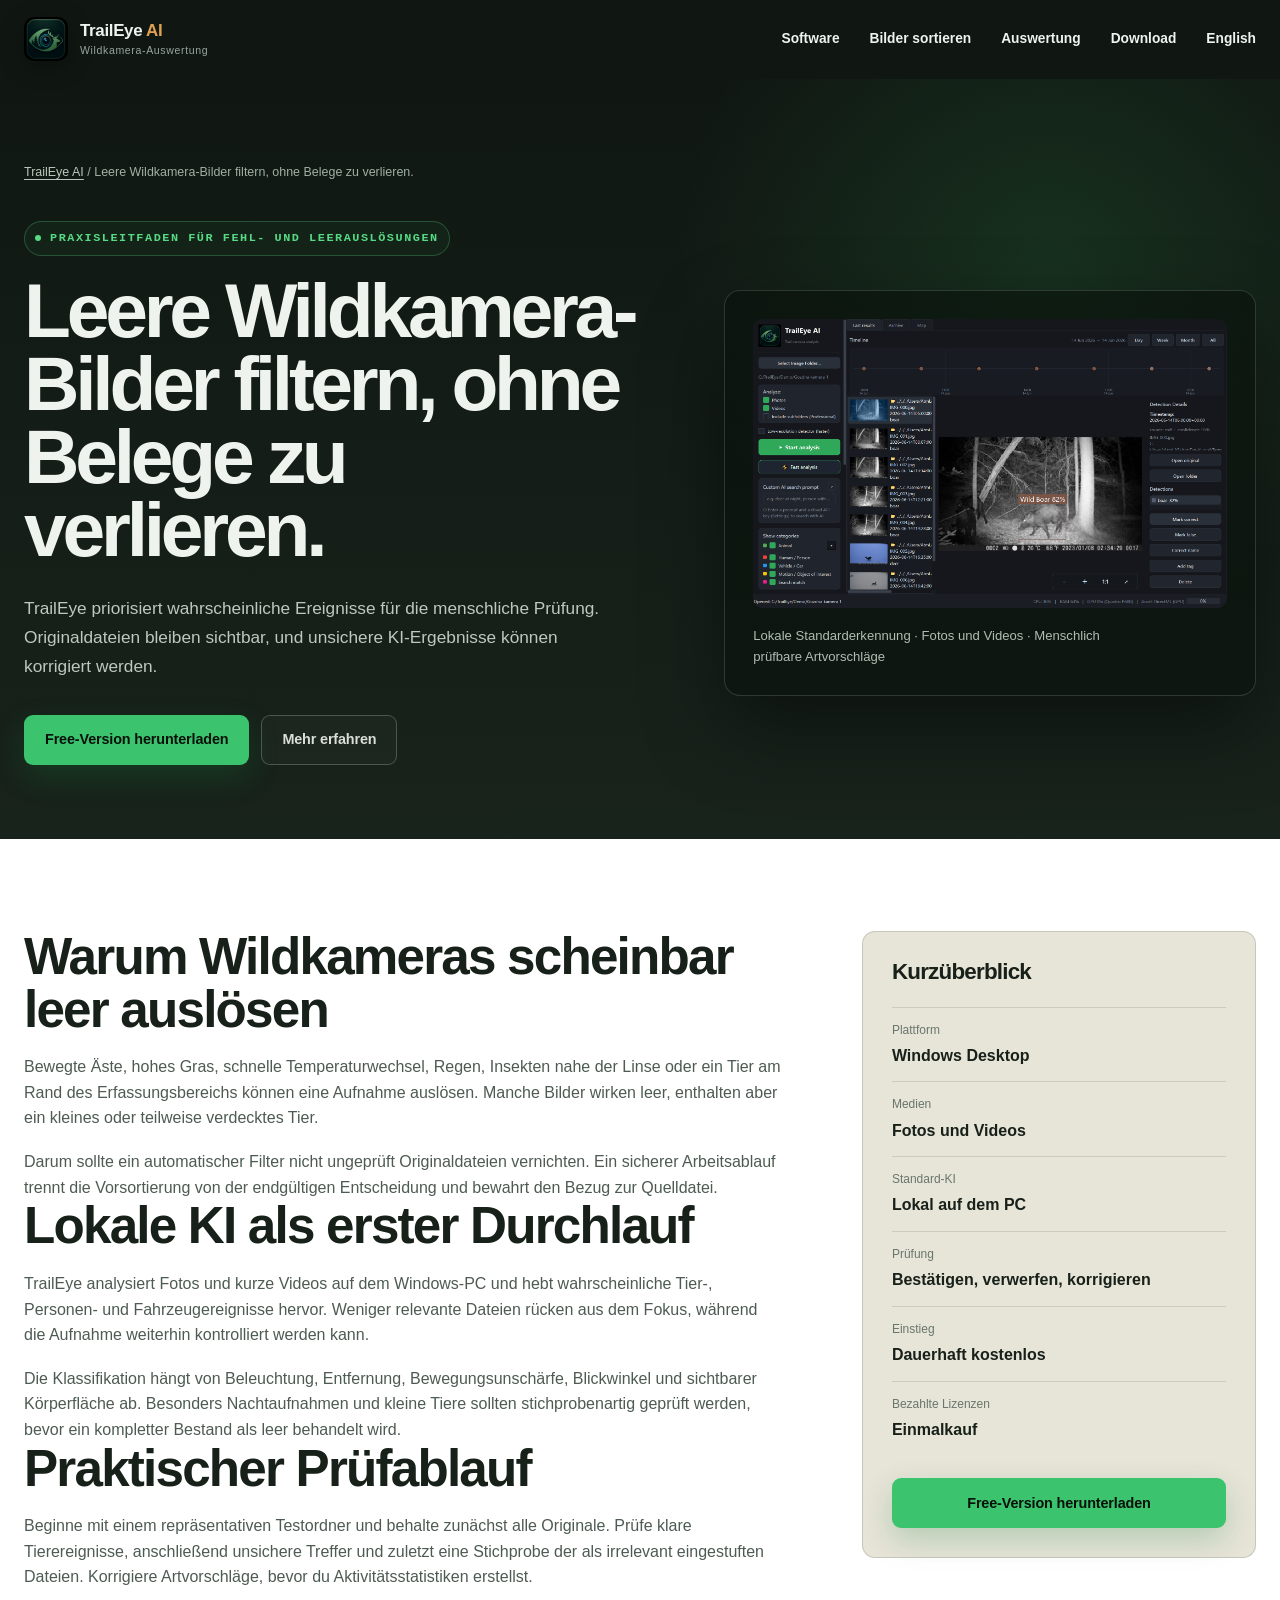
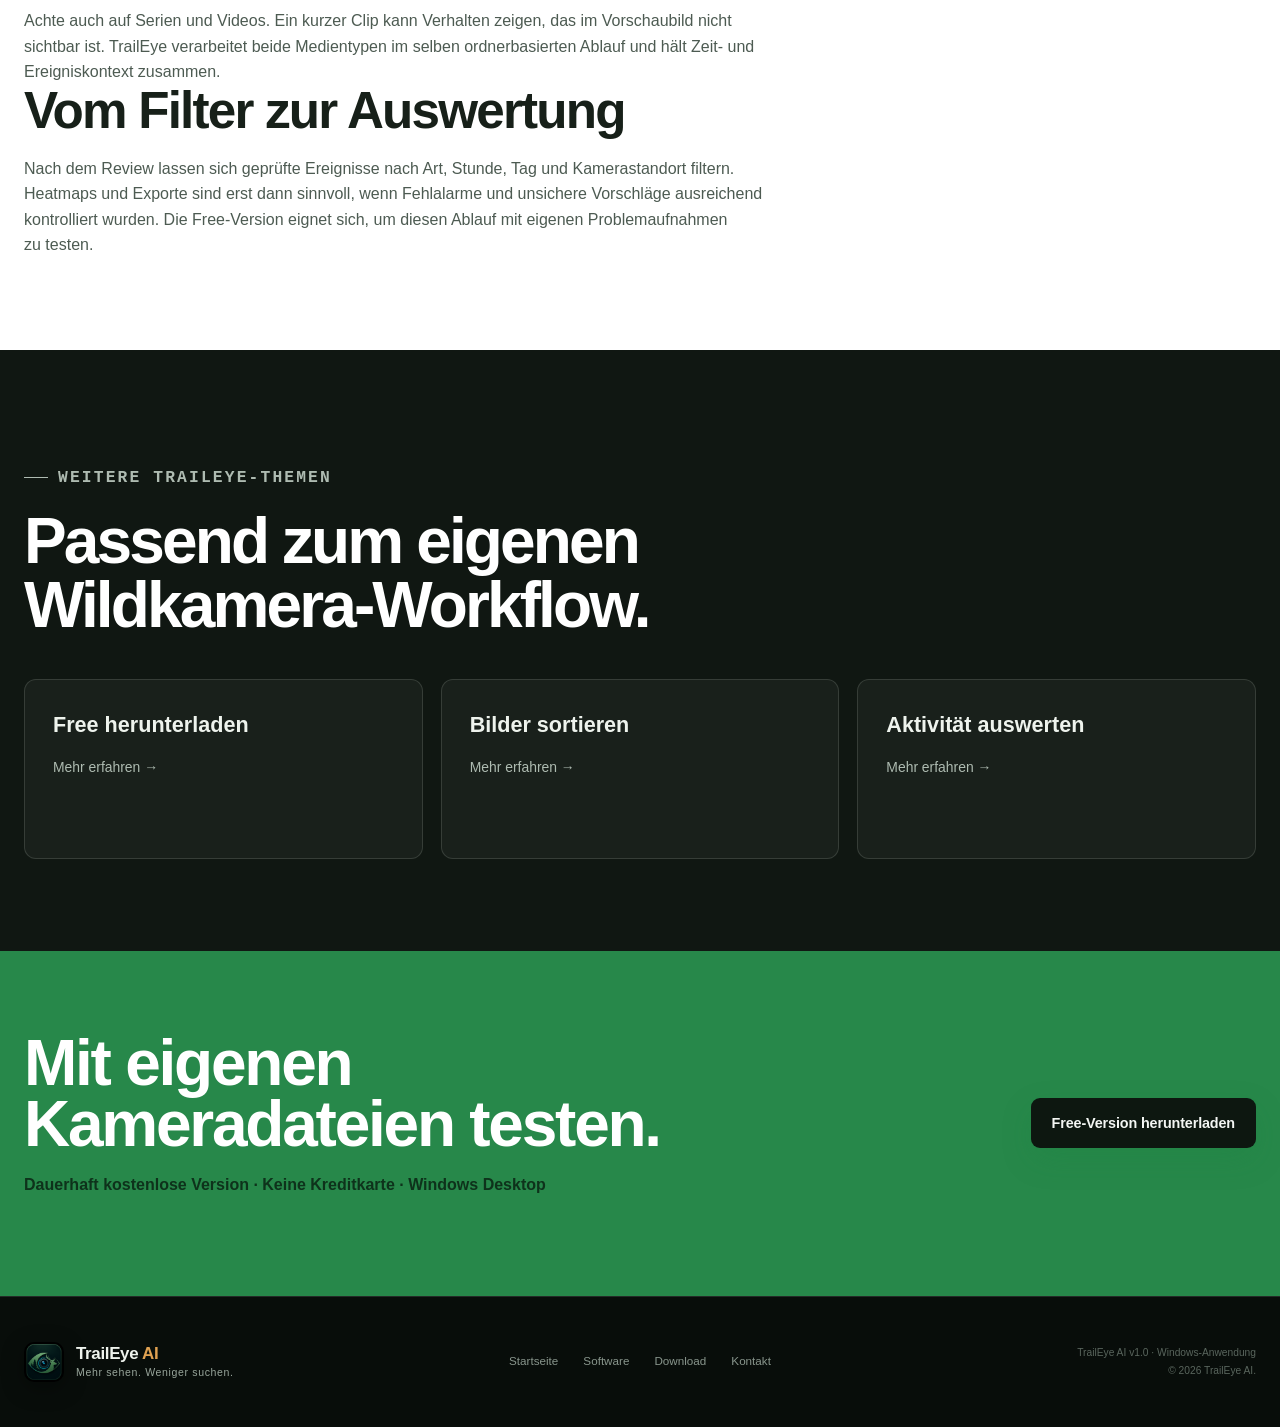
<file: de/leere-wildkamera-bilder-filtern/index.html>
<!doctype html>
<html lang="de">
<head>
  <meta charset="utf-8">
  <meta name="viewport" content="width=device-width, initial-scale=1">
  <meta name="description" content="Leere und falsch ausgelöste Wildkamera-Bilder schneller prüfen: lokale KI hebt Tier-, Personen- und Fahrzeugereignisse hervor, ohne Originale blind zu löschen.">
  <meta name="robots" content="index, follow, max-image-preview:large">
  <meta name="theme-color" content="#101712">
  <link rel="canonical" href="https://traileye.eu/de/leere-wildkamera-bilder-filtern/">
  <meta property="og:title" content="Leere Wildkamera Bilder automatisch filtern | TrailEye AI">
  <meta property="og:description" content="Leere und falsch ausgelöste Wildkamera-Bilder schneller prüfen: lokale KI hebt Tier-, Personen- und Fahrzeugereignisse hervor, ohne Originale blind zu löschen.">
  <meta property="og:type" content="website">
  <meta property="og:url" content="https://traileye.eu/de/leere-wildkamera-bilder-filtern/">
  <meta property="og:image" content="https://traileye.eu/assets/01-hero-ai-detection.png">
  <meta name="twitter:card" content="summary_large_image">
  <title>Leere Wildkamera Bilder automatisch filtern | TrailEye AI</title>
  <link rel="icon" href="../../assets/traileye-logo.png">
  <link rel="stylesheet" href="../../styles.css">
  <script src="../../script.js?v=3" defer></script>
  <script type="application/ld+json">{"@context":"https://schema.org","@type":"WebPage","name":"Leere Wildkamera Bilder automatisch filtern | TrailEye AI","url":"https://traileye.eu/de/leere-wildkamera-bilder-filtern/","inLanguage":"de","description":"Leere und falsch ausgelöste Wildkamera-Bilder schneller prüfen: lokale KI hebt Tier-, Personen- und Fahrzeugereignisse hervor, ohne Originale blind zu löschen."}</script>
</head>
<body class="content-page">
  <a class="skip-link" href="#main">Zum Inhalt springen</a>
  <header class="site-header" data-header><div class="nav-shell">
    <a class="brand" href="../" aria-label="TrailEye AI Startseite"><img src="../../assets/traileye-logo.png" alt="" width="44" height="44"><span class="brand-copy"><strong>TrailEye <em>AI</em></strong><small>Wildkamera-Auswertung</small></span></a>
    <button class="nav-toggle" type="button" aria-expanded="false" aria-controls="primary-nav" data-nav-toggle><span></span><span></span><span></span><span class="sr-only">Navigation öffnen</span></button>
    <nav class="primary-nav" id="primary-nav" aria-label="Hauptnavigation" data-nav><a href="../wildkamera-software/">Software</a><a href="../wildkamera-bilder-sortieren/">Bilder sortieren</a><a href="../wildkamera-auswertung/">Auswertung</a><a href="../download/">Download</a><a href="https://traileye.eu/?lang=en" lang="en">English</a></nav>
  </div></header>
  <main class="landing-main" id="main">
    <section class="landing-hero"><div class="container"><p class="breadcrumbs"><a href="../">TrailEye AI</a> / Leere Wildkamera-Bilder filtern, ohne Belege zu verlieren.</p><div class="landing-hero-grid"><div><p class="eyebrow"><span>Praxisleitfaden für Fehl- und Leerauslösungen</span></p><h1>Leere Wildkamera-Bilder filtern, ohne Belege zu verlieren.</h1><p class="hero-lede">TrailEye priorisiert wahrscheinliche Ereignisse für die menschliche Prüfung. Originaldateien bleiben sichtbar, und unsichere KI-Ergebnisse können korrigiert werden.</p><div class="hero-actions"><a class="button button-primary" href="../download/">Free-Version herunterladen</a><a class="button button-quiet" href="#inhalt">Mehr erfahren</a></div></div><div class="landing-proof"><img src="../../assets/01-hero-ai-detection.png" alt="TrailEye AI mit prüfbarer Wildtiererkennung"><p>Lokale Standarderkennung · Fotos und Videos · Menschlich prüfbare Artvorschläge</p></div></div></div></section>
    <section class="landing-section landing-section-white" id="inhalt"><div class="container content-columns"><article class="prose"><section><h2>Warum Wildkameras scheinbar leer auslösen</h2><p>Bewegte Äste, hohes Gras, schnelle Temperaturwechsel, Regen, Insekten nahe der Linse oder ein Tier am Rand des Erfassungsbereichs können eine Aufnahme auslösen. Manche Bilder wirken leer, enthalten aber ein kleines oder teilweise verdecktes Tier.</p><p>Darum sollte ein automatischer Filter nicht ungeprüft Originaldateien vernichten. Ein sicherer Arbeitsablauf trennt die Vorsortierung von der endgültigen Entscheidung und bewahrt den Bezug zur Quelldatei.</p></section>
<section><h2>Lokale KI als erster Durchlauf</h2><p>TrailEye analysiert Fotos und kurze Videos auf dem Windows-PC und hebt wahrscheinliche Tier-, Personen- und Fahrzeugereignisse hervor. Weniger relevante Dateien rücken aus dem Fokus, während die Aufnahme weiterhin kontrolliert werden kann.</p><p>Die Klassifikation hängt von Beleuchtung, Entfernung, Bewegungsunschärfe, Blickwinkel und sichtbarer Körperfläche ab. Besonders Nachtaufnahmen und kleine Tiere sollten stichprobenartig geprüft werden, bevor ein kompletter Bestand als leer behandelt wird.</p></section>
<section><h2>Praktischer Prüfablauf</h2><p>Beginne mit einem repräsentativen Testordner und behalte zunächst alle Originale. Prüfe klare Tierereignisse, anschließend unsichere Treffer und zuletzt eine Stichprobe der als irrelevant eingestuften Dateien. Korrigiere Artvorschläge, bevor du Aktivitätsstatistiken erstellst.</p><p>Achte auch auf Serien und Videos. Ein kurzer Clip kann Verhalten zeigen, das im Vorschaubild nicht sichtbar ist. TrailEye verarbeitet beide Medientypen im selben ordnerbasierten Ablauf und hält Zeit- und Ereigniskontext zusammen.</p></section>
<section><h2>Vom Filter zur Auswertung</h2><p>Nach dem Review lassen sich geprüfte Ereignisse nach Art, Stunde, Tag und Kamerastandort filtern. Heatmaps und Exporte sind erst dann sinnvoll, wenn Fehlalarme und unsichere Vorschläge ausreichend kontrolliert wurden. Die Free-Version eignet sich, um diesen Ablauf mit eigenen Problemaufnahmen zu testen.</p></section></article><aside class="side-facts" aria-label="TrailEye Kurzüberblick"><h2>Kurzüberblick</h2><dl><div><dt>Plattform</dt><dd>Windows Desktop</dd></div><div><dt>Medien</dt><dd>Fotos und Videos</dd></div><div><dt>Standard-KI</dt><dd>Lokal auf dem PC</dd></div><div><dt>Prüfung</dt><dd>Bestätigen, verwerfen, korrigieren</dd></div><div><dt>Einstieg</dt><dd>Dauerhaft kostenlos</dd></div><div><dt>Bezahlte Lizenzen</dt><dd>Einmalkauf</dd></div></dl><a class="button button-primary" href="../download/">Free-Version herunterladen</a></aside></div></section>
    <section class="landing-section landing-section-dark"><div class="container"><div class="landing-heading"><p class="kicker">Weitere TrailEye-Themen</p><h2>Passend zum eigenen Wildkamera-Workflow.</h2></div><div class="related-pages"><a href="../download/"><strong>Free herunterladen</strong><span>Mehr erfahren →</span></a><a href="../wildkamera-bilder-sortieren/"><strong>Bilder sortieren</strong><span>Mehr erfahren →</span></a><a href="../wildkamera-auswertung/"><strong>Aktivität auswerten</strong><span>Mehr erfahren →</span></a></div></div></section>
    <section class="landing-cta"><div class="container landing-cta-grid"><div><h2>Mit eigenen Kameradateien testen.</h2><p>Dauerhaft kostenlose Version · Keine Kreditkarte · Windows Desktop</p></div><a class="button button-primary" href="../download/">Free-Version herunterladen</a></div></section>
  </main>
  <footer class="site-footer"><div class="container footer-grid"><a class="brand footer-brand" href="../"><img src="../../assets/traileye-logo.png" alt="" width="40" height="40"><span class="brand-copy"><strong>TrailEye <em>AI</em></strong><small>Mehr sehen. Weniger suchen.</small></span></a><div class="footer-links"><a href="../">Startseite</a><a href="../wildkamera-software/">Software</a><a href="../download/">Download</a><a href="mailto:info@traileye.eu">Kontakt</a></div><p class="footer-meta">TrailEye AI v1.0 · Windows-Anwendung<br>© <span data-year></span> TrailEye AI.</p></div></footer>
</body>
</html>
</file>
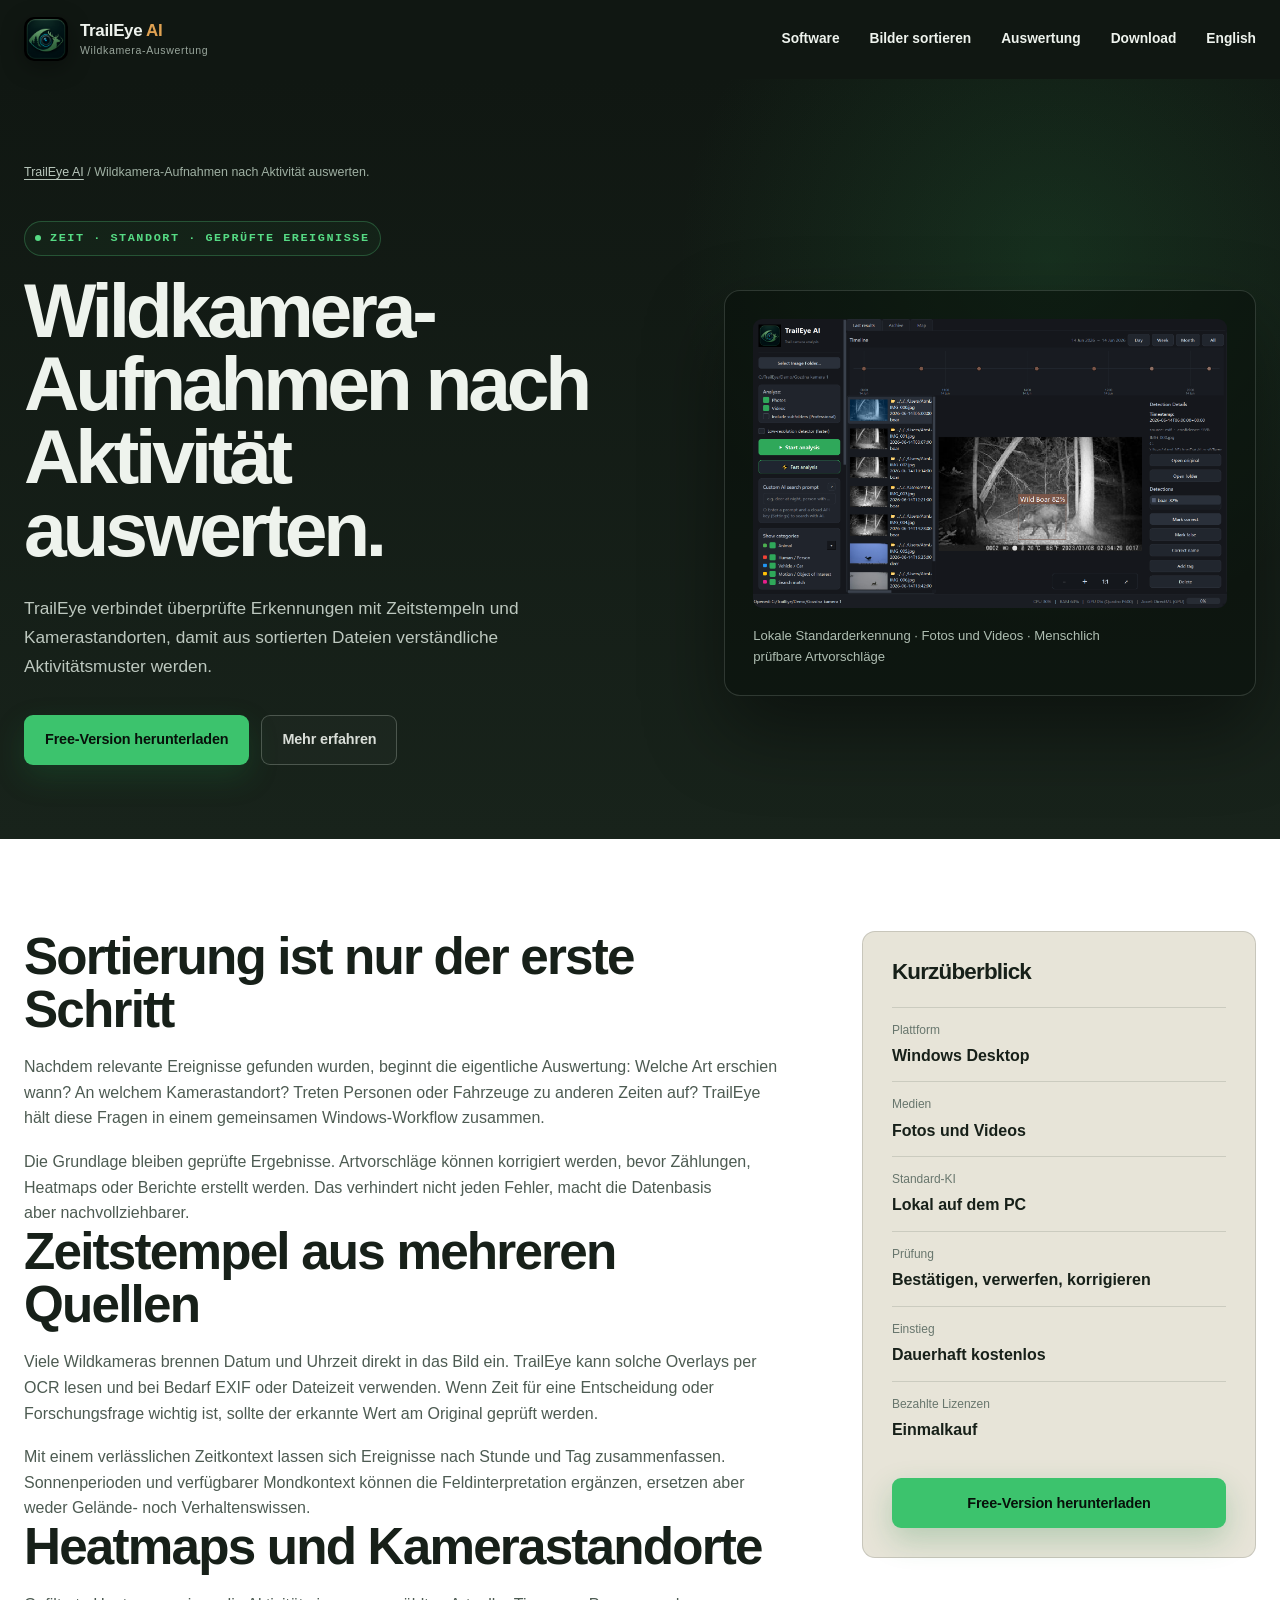
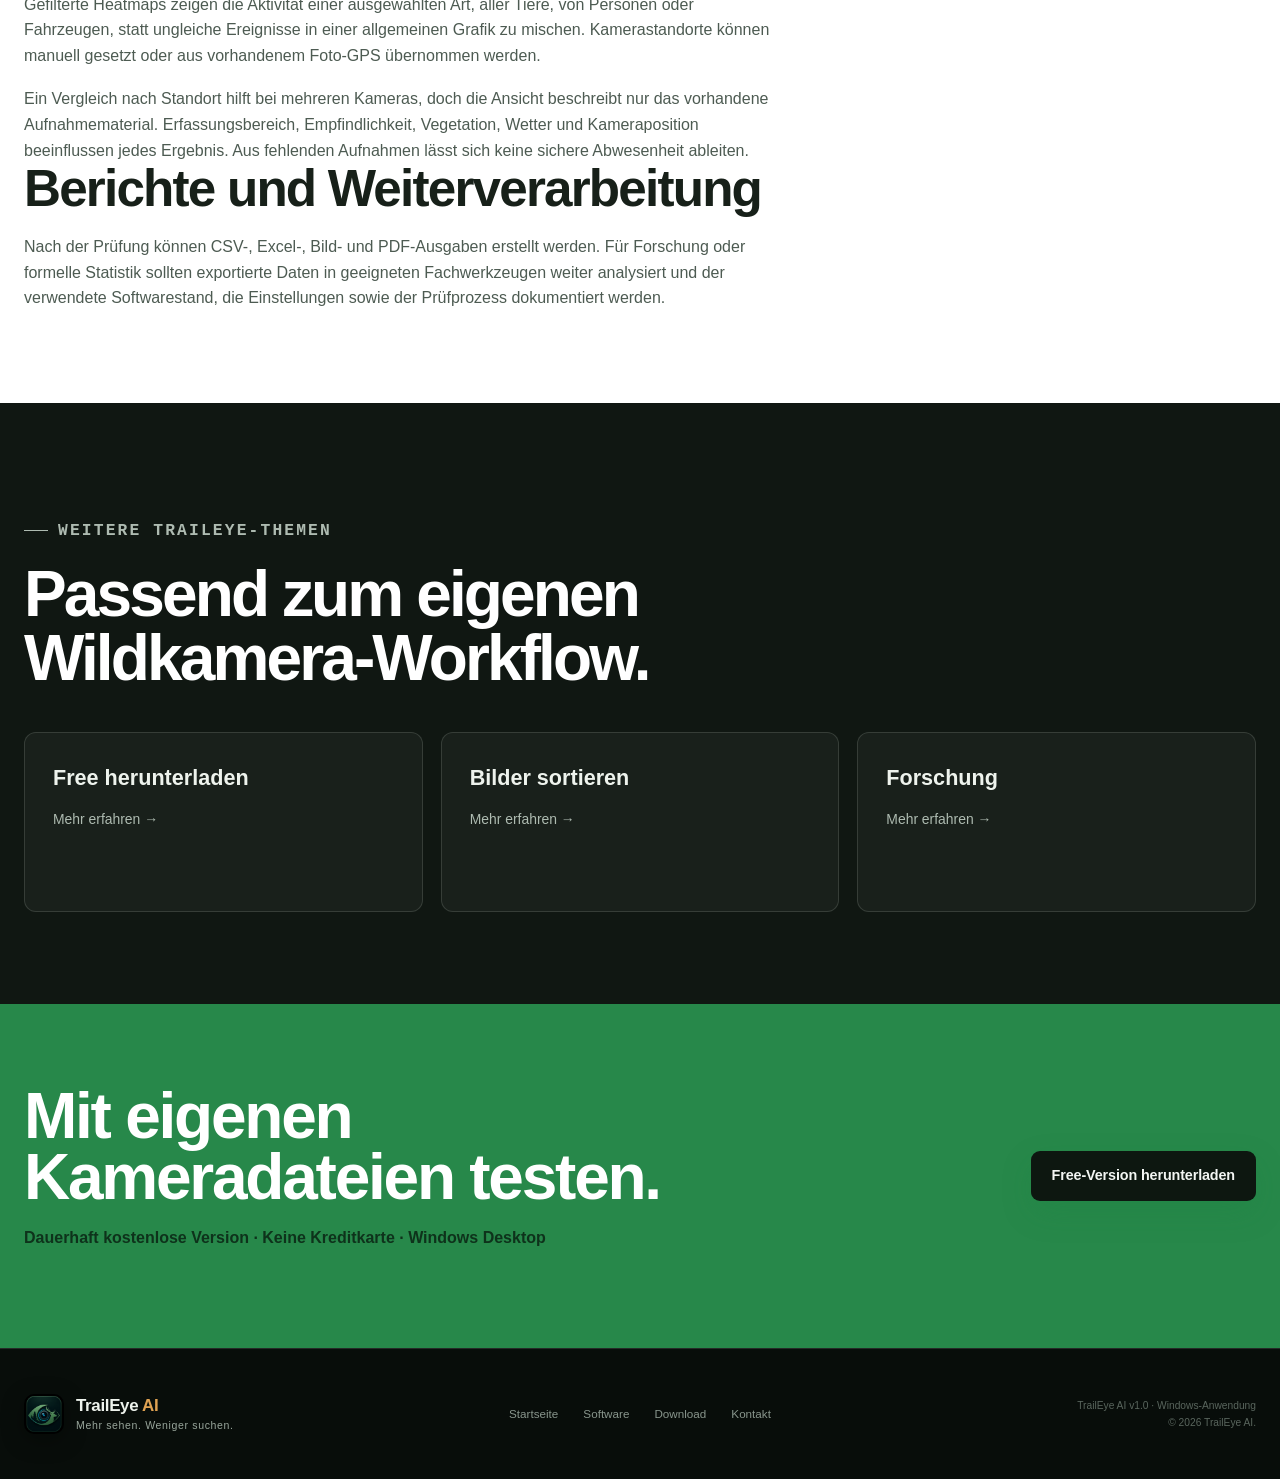
<file: de/wildkamera-auswertung/index.html>
<!doctype html>
<html lang="de">
<head>
  <meta charset="utf-8">
  <meta name="viewport" content="width=device-width, initial-scale=1">
  <meta name="description" content="Wildkamera-Auswertung unter Windows: geprüfte Ereignisse nach Art, Zeit und Kamerastandort filtern, Aktivitäts-Heatmaps erstellen und Berichte exportieren.">
  <meta name="robots" content="index, follow, max-image-preview:large">
  <meta name="theme-color" content="#101712">
  <link rel="canonical" href="https://traileye.eu/de/wildkamera-auswertung/">
  <meta property="og:title" content="Wildkamera Auswertung mit Heatmaps und Statistik | TrailEye AI">
  <meta property="og:description" content="Wildkamera-Auswertung unter Windows: geprüfte Ereignisse nach Art, Zeit und Kamerastandort filtern, Aktivitäts-Heatmaps erstellen und Berichte exportieren.">
  <meta property="og:type" content="website">
  <meta property="og:url" content="https://traileye.eu/de/wildkamera-auswertung/">
  <meta property="og:image" content="https://traileye.eu/assets/01-hero-ai-detection.png">
  <meta name="twitter:card" content="summary_large_image">
  <title>Wildkamera Auswertung mit Heatmaps und Statistik | TrailEye AI</title>
  <link rel="icon" href="../../assets/traileye-logo.png">
  <link rel="stylesheet" href="../../styles.css">
  <script src="../../script.js?v=3" defer></script>
  <script type="application/ld+json">{"@context":"https://schema.org","@type":"WebPage","name":"Wildkamera Auswertung mit Heatmaps und Statistik | TrailEye AI","url":"https://traileye.eu/de/wildkamera-auswertung/","inLanguage":"de","description":"Wildkamera-Auswertung unter Windows: geprüfte Ereignisse nach Art, Zeit und Kamerastandort filtern, Aktivitäts-Heatmaps erstellen und Berichte exportieren."}</script>
</head>
<body class="content-page">
  <a class="skip-link" href="#main">Zum Inhalt springen</a>
  <header class="site-header" data-header><div class="nav-shell">
    <a class="brand" href="../" aria-label="TrailEye AI Startseite"><img src="../../assets/traileye-logo.png" alt="" width="44" height="44"><span class="brand-copy"><strong>TrailEye <em>AI</em></strong><small>Wildkamera-Auswertung</small></span></a>
    <button class="nav-toggle" type="button" aria-expanded="false" aria-controls="primary-nav" data-nav-toggle><span></span><span></span><span></span><span class="sr-only">Navigation öffnen</span></button>
    <nav class="primary-nav" id="primary-nav" aria-label="Hauptnavigation" data-nav><a href="../wildkamera-software/">Software</a><a href="../wildkamera-bilder-sortieren/">Bilder sortieren</a><a href="../wildkamera-auswertung/">Auswertung</a><a href="../download/">Download</a><a href="https://traileye.eu/?lang=en" lang="en">English</a></nav>
  </div></header>
  <main class="landing-main" id="main">
    <section class="landing-hero"><div class="container"><p class="breadcrumbs"><a href="../">TrailEye AI</a> / Wildkamera-Aufnahmen nach Aktivität auswerten.</p><div class="landing-hero-grid"><div><p class="eyebrow"><span>Zeit · Standort · geprüfte Ereignisse</span></p><h1>Wildkamera-Aufnahmen nach Aktivität auswerten.</h1><p class="hero-lede">TrailEye verbindet überprüfte Erkennungen mit Zeitstempeln und Kamerastandorten, damit aus sortierten Dateien verständliche Aktivitätsmuster werden.</p><div class="hero-actions"><a class="button button-primary" href="../download/">Free-Version herunterladen</a><a class="button button-quiet" href="#inhalt">Mehr erfahren</a></div></div><div class="landing-proof"><img src="../../assets/01-hero-ai-detection.png" alt="TrailEye AI mit prüfbarer Wildtiererkennung"><p>Lokale Standarderkennung · Fotos und Videos · Menschlich prüfbare Artvorschläge</p></div></div></div></section>
    <section class="landing-section landing-section-white" id="inhalt"><div class="container content-columns"><article class="prose"><section><h2>Sortierung ist nur der erste Schritt</h2><p>Nachdem relevante Ereignisse gefunden wurden, beginnt die eigentliche Auswertung: Welche Art erschien wann? An welchem Kamerastandort? Treten Personen oder Fahrzeuge zu anderen Zeiten auf? TrailEye hält diese Fragen in einem gemeinsamen Windows-Workflow zusammen.</p><p>Die Grundlage bleiben geprüfte Ergebnisse. Artvorschläge können korrigiert werden, bevor Zählungen, Heatmaps oder Berichte erstellt werden. Das verhindert nicht jeden Fehler, macht die Datenbasis aber nachvollziehbarer.</p></section>
<section><h2>Zeitstempel aus mehreren Quellen</h2><p>Viele Wildkameras brennen Datum und Uhrzeit direkt in das Bild ein. TrailEye kann solche Overlays per OCR lesen und bei Bedarf EXIF oder Dateizeit verwenden. Wenn Zeit für eine Entscheidung oder Forschungsfrage wichtig ist, sollte der erkannte Wert am Original geprüft werden.</p><p>Mit einem verlässlichen Zeitkontext lassen sich Ereignisse nach Stunde und Tag zusammenfassen. Sonnenperioden und verfügbarer Mondkontext können die Feldinterpretation ergänzen, ersetzen aber weder Gelände- noch Verhaltenswissen.</p></section>
<section><h2>Heatmaps und Kamerastandorte</h2><p>Gefilterte Heatmaps zeigen die Aktivität einer ausgewählten Art, aller Tiere, von Personen oder Fahrzeugen, statt ungleiche Ereignisse in einer allgemeinen Grafik zu mischen. Kamerastandorte können manuell gesetzt oder aus vorhandenem Foto-GPS übernommen werden.</p><p>Ein Vergleich nach Standort hilft bei mehreren Kameras, doch die Ansicht beschreibt nur das vorhandene Aufnahmematerial. Erfassungsbereich, Empfindlichkeit, Vegetation, Wetter und Kameraposition beeinflussen jedes Ergebnis. Aus fehlenden Aufnahmen lässt sich keine sichere Abwesenheit ableiten.</p></section>
<section><h2>Berichte und Weiterverarbeitung</h2><p>Nach der Prüfung können CSV-, Excel-, Bild- und PDF-Ausgaben erstellt werden. Für Forschung oder formelle Statistik sollten exportierte Daten in geeigneten Fachwerkzeugen weiter analysiert und der verwendete Softwarestand, die Einstellungen sowie der Prüfprozess dokumentiert werden.</p></section></article><aside class="side-facts" aria-label="TrailEye Kurzüberblick"><h2>Kurzüberblick</h2><dl><div><dt>Plattform</dt><dd>Windows Desktop</dd></div><div><dt>Medien</dt><dd>Fotos und Videos</dd></div><div><dt>Standard-KI</dt><dd>Lokal auf dem PC</dd></div><div><dt>Prüfung</dt><dd>Bestätigen, verwerfen, korrigieren</dd></div><div><dt>Einstieg</dt><dd>Dauerhaft kostenlos</dd></div><div><dt>Bezahlte Lizenzen</dt><dd>Einmalkauf</dd></div></dl><a class="button button-primary" href="../download/">Free-Version herunterladen</a></aside></div></section>
    <section class="landing-section landing-section-dark"><div class="container"><div class="landing-heading"><p class="kicker">Weitere TrailEye-Themen</p><h2>Passend zum eigenen Wildkamera-Workflow.</h2></div><div class="related-pages"><a href="../download/"><strong>Free herunterladen</strong><span>Mehr erfahren →</span></a><a href="../wildkamera-bilder-sortieren/"><strong>Bilder sortieren</strong><span>Mehr erfahren →</span></a><a href="../kamerafallen-software-forschung/"><strong>Forschung</strong><span>Mehr erfahren →</span></a></div></div></section>
    <section class="landing-cta"><div class="container landing-cta-grid"><div><h2>Mit eigenen Kameradateien testen.</h2><p>Dauerhaft kostenlose Version · Keine Kreditkarte · Windows Desktop</p></div><a class="button button-primary" href="../download/">Free-Version herunterladen</a></div></section>
  </main>
  <footer class="site-footer"><div class="container footer-grid"><a class="brand footer-brand" href="../"><img src="../../assets/traileye-logo.png" alt="" width="40" height="40"><span class="brand-copy"><strong>TrailEye <em>AI</em></strong><small>Mehr sehen. Weniger suchen.</small></span></a><div class="footer-links"><a href="../">Startseite</a><a href="../wildkamera-software/">Software</a><a href="../download/">Download</a><a href="mailto:info@traileye.eu">Kontakt</a></div><p class="footer-meta">TrailEye AI v1.0 · Windows-Anwendung<br>© <span data-year></span> TrailEye AI.</p></div></footer>
</body>
</html>
</file>
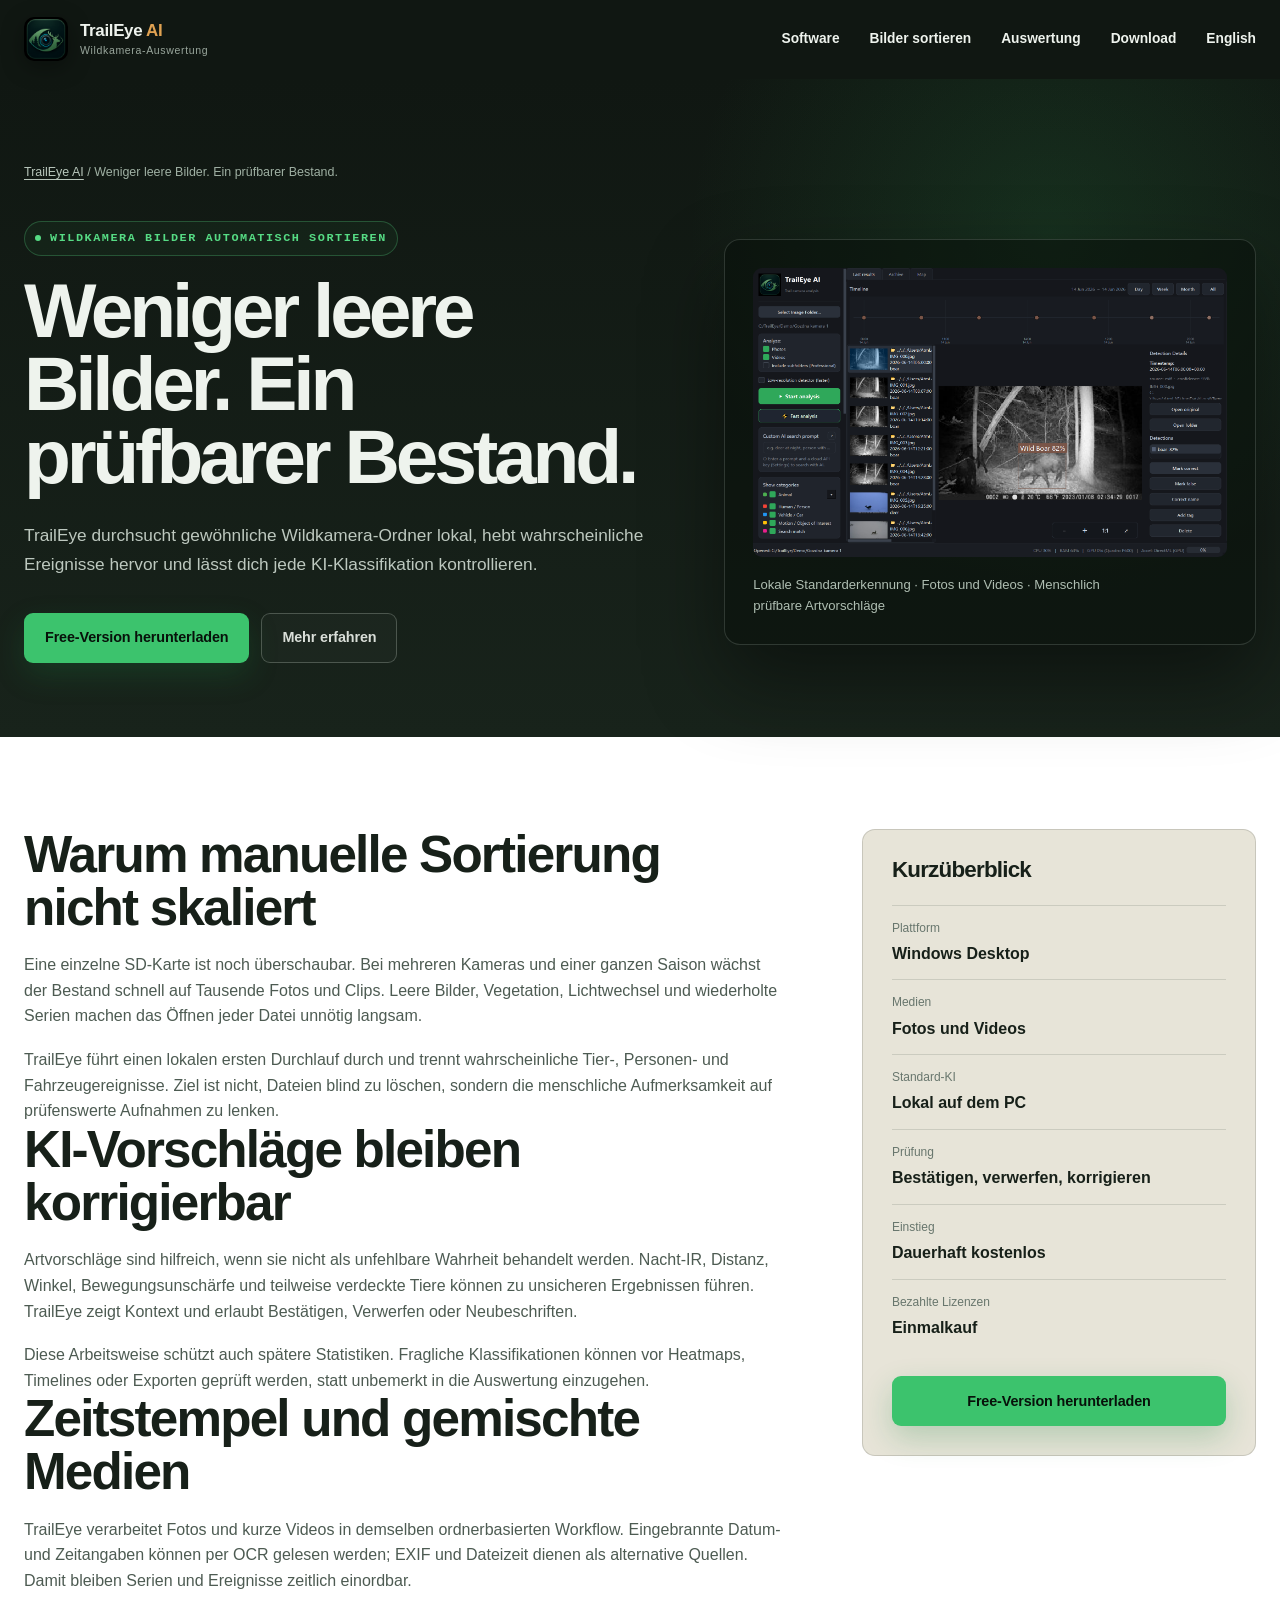
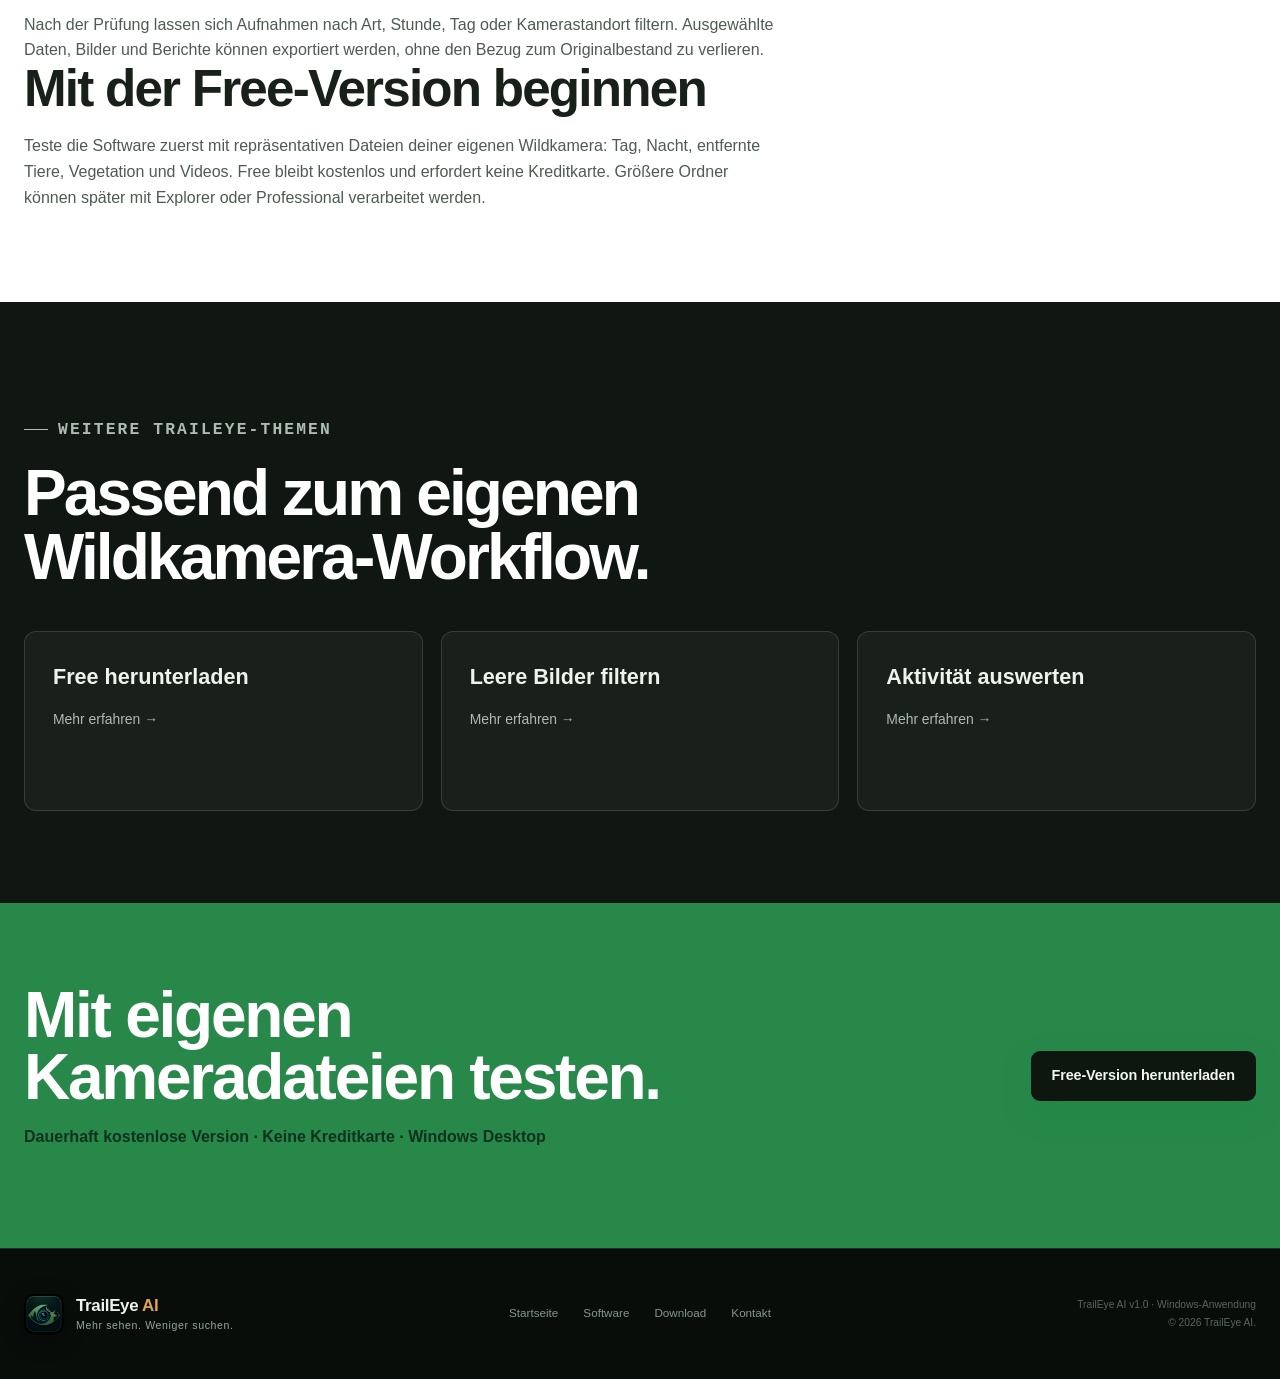
<file: de/wildkamera-bilder-sortieren/index.html>
<!doctype html>
<html lang="de">
<head>
  <meta charset="utf-8">
  <meta name="viewport" content="width=device-width, initial-scale=1">
  <meta name="description" content="Wildkamera-Bilder und Videos unter Windows automatisch vorsortieren. Tiere, Personen und Fahrzeuge lokal erkennen, Artvorschläge prüfen und Zeitstempel behalten.">
  <meta name="robots" content="index, follow, max-image-preview:large">
  <meta name="theme-color" content="#101712">
  <link rel="canonical" href="https://traileye.eu/de/wildkamera-bilder-sortieren/">
  <link rel="alternate" hreflang="en" href="https://traileye.eu/trail-camera-photo-sorting-software/">
  <link rel="alternate" hreflang="de" href="https://traileye.eu/de/wildkamera-bilder-sortieren/">
  <link rel="alternate" hreflang="x-default" href="https://traileye.eu/trail-camera-photo-sorting-software/">
  <meta property="og:title" content="Wildkamera Bilder automatisch sortieren mit KI | TrailEye AI">
  <meta property="og:description" content="Wildkamera-Bilder und Videos unter Windows automatisch vorsortieren. Tiere, Personen und Fahrzeuge lokal erkennen, Artvorschläge prüfen und Zeitstempel behalten.">
  <meta property="og:type" content="website">
  <meta property="og:url" content="https://traileye.eu/de/wildkamera-bilder-sortieren/">
  <meta property="og:image" content="https://traileye.eu/assets/01-hero-ai-detection.png">
  <meta name="twitter:card" content="summary_large_image">
  <title>Wildkamera Bilder automatisch sortieren mit KI | TrailEye AI</title>
  <link rel="icon" href="../../assets/traileye-logo.png">
  <link rel="stylesheet" href="../../styles.css">
  <script src="../../script.js?v=3" defer></script>
  <script type="application/ld+json">{"@context":"https://schema.org","@type":"WebPage","name":"Wildkamera Bilder automatisch sortieren mit KI | TrailEye AI","url":"https://traileye.eu/de/wildkamera-bilder-sortieren/","inLanguage":"de","description":"Wildkamera-Bilder und Videos unter Windows automatisch vorsortieren. Tiere, Personen und Fahrzeuge lokal erkennen, Artvorschläge prüfen und Zeitstempel behalten."}</script>
</head>
<body class="content-page">
  <a class="skip-link" href="#main">Zum Inhalt springen</a>
  <header class="site-header" data-header><div class="nav-shell">
    <a class="brand" href="../" aria-label="TrailEye AI Startseite"><img src="../../assets/traileye-logo.png" alt="" width="44" height="44"><span class="brand-copy"><strong>TrailEye <em>AI</em></strong><small>Wildkamera-Auswertung</small></span></a>
    <button class="nav-toggle" type="button" aria-expanded="false" aria-controls="primary-nav" data-nav-toggle><span></span><span></span><span></span><span class="sr-only">Navigation öffnen</span></button>
    <nav class="primary-nav" id="primary-nav" aria-label="Hauptnavigation" data-nav><a href="../wildkamera-software/">Software</a><a href="../wildkamera-bilder-sortieren/">Bilder sortieren</a><a href="../wildkamera-auswertung/">Auswertung</a><a href="../download/">Download</a><a href="https://traileye.eu/trail-camera-photo-sorting-software/?lang=en" lang="en">English</a></nav>
  </div></header>
  <main class="landing-main" id="main">
    <section class="landing-hero"><div class="container"><p class="breadcrumbs"><a href="../">TrailEye AI</a> / Weniger leere Bilder. Ein prüfbarer Bestand.</p><div class="landing-hero-grid"><div><p class="eyebrow"><span>Wildkamera Bilder automatisch sortieren</span></p><h1>Weniger leere Bilder. Ein prüfbarer Bestand.</h1><p class="hero-lede">TrailEye durchsucht gewöhnliche Wildkamera-Ordner lokal, hebt wahrscheinliche Ereignisse hervor und lässt dich jede KI-Klassifikation kontrollieren.</p><div class="hero-actions"><a class="button button-primary" href="../download/">Free-Version herunterladen</a><a class="button button-quiet" href="#inhalt">Mehr erfahren</a></div></div><div class="landing-proof"><img src="../../assets/01-hero-ai-detection.png" alt="TrailEye AI mit prüfbarer Wildtiererkennung"><p>Lokale Standarderkennung · Fotos und Videos · Menschlich prüfbare Artvorschläge</p></div></div></div></section>
    <section class="landing-section landing-section-white" id="inhalt"><div class="container content-columns"><article class="prose"><section><h2>Warum manuelle Sortierung nicht skaliert</h2><p>Eine einzelne SD-Karte ist noch überschaubar. Bei mehreren Kameras und einer ganzen Saison wächst der Bestand schnell auf Tausende Fotos und Clips. Leere Bilder, Vegetation, Lichtwechsel und wiederholte Serien machen das Öffnen jeder Datei unnötig langsam.</p><p>TrailEye führt einen lokalen ersten Durchlauf durch und trennt wahrscheinliche Tier-, Personen- und Fahrzeugereignisse. Ziel ist nicht, Dateien blind zu löschen, sondern die menschliche Aufmerksamkeit auf prüfenswerte Aufnahmen zu lenken.</p></section>
<section><h2>KI-Vorschläge bleiben korrigierbar</h2><p>Artvorschläge sind hilfreich, wenn sie nicht als unfehlbare Wahrheit behandelt werden. Nacht-IR, Distanz, Winkel, Bewegungsunschärfe und teilweise verdeckte Tiere können zu unsicheren Ergebnissen führen. TrailEye zeigt Kontext und erlaubt Bestätigen, Verwerfen oder Neubeschriften.</p><p>Diese Arbeitsweise schützt auch spätere Statistiken. Fragliche Klassifikationen können vor Heatmaps, Timelines oder Exporten geprüft werden, statt unbemerkt in die Auswertung einzugehen.</p></section>
<section><h2>Zeitstempel und gemischte Medien</h2><p>TrailEye verarbeitet Fotos und kurze Videos in demselben ordnerbasierten Workflow. Eingebrannte Datum- und Zeitangaben können per OCR gelesen werden; EXIF und Dateizeit dienen als alternative Quellen. Damit bleiben Serien und Ereignisse zeitlich einordbar.</p><p>Nach der Prüfung lassen sich Aufnahmen nach Art, Stunde, Tag oder Kamerastandort filtern. Ausgewählte Daten, Bilder und Berichte können exportiert werden, ohne den Bezug zum Originalbestand zu verlieren.</p></section>
<section><h2>Mit der Free-Version beginnen</h2><p>Teste die Software zuerst mit repräsentativen Dateien deiner eigenen Wildkamera: Tag, Nacht, entfernte Tiere, Vegetation und Videos. Free bleibt kostenlos und erfordert keine Kreditkarte. Größere Ordner können später mit Explorer oder Professional verarbeitet werden.</p></section></article><aside class="side-facts" aria-label="TrailEye Kurzüberblick"><h2>Kurzüberblick</h2><dl><div><dt>Plattform</dt><dd>Windows Desktop</dd></div><div><dt>Medien</dt><dd>Fotos und Videos</dd></div><div><dt>Standard-KI</dt><dd>Lokal auf dem PC</dd></div><div><dt>Prüfung</dt><dd>Bestätigen, verwerfen, korrigieren</dd></div><div><dt>Einstieg</dt><dd>Dauerhaft kostenlos</dd></div><div><dt>Bezahlte Lizenzen</dt><dd>Einmalkauf</dd></div></dl><a class="button button-primary" href="../download/">Free-Version herunterladen</a></aside></div></section>
    <section class="landing-section landing-section-dark"><div class="container"><div class="landing-heading"><p class="kicker">Weitere TrailEye-Themen</p><h2>Passend zum eigenen Wildkamera-Workflow.</h2></div><div class="related-pages"><a href="../download/"><strong>Free herunterladen</strong><span>Mehr erfahren →</span></a><a href="../leere-wildkamera-bilder-filtern/"><strong>Leere Bilder filtern</strong><span>Mehr erfahren →</span></a><a href="../wildkamera-auswertung/"><strong>Aktivität auswerten</strong><span>Mehr erfahren →</span></a></div></div></section>
    <section class="landing-cta"><div class="container landing-cta-grid"><div><h2>Mit eigenen Kameradateien testen.</h2><p>Dauerhaft kostenlose Version · Keine Kreditkarte · Windows Desktop</p></div><a class="button button-primary" href="../download/">Free-Version herunterladen</a></div></section>
  </main>
  <footer class="site-footer"><div class="container footer-grid"><a class="brand footer-brand" href="../"><img src="../../assets/traileye-logo.png" alt="" width="40" height="40"><span class="brand-copy"><strong>TrailEye <em>AI</em></strong><small>Mehr sehen. Weniger suchen.</small></span></a><div class="footer-links"><a href="../">Startseite</a><a href="../wildkamera-software/">Software</a><a href="../download/">Download</a><a href="mailto:info@traileye.eu">Kontakt</a></div><p class="footer-meta">TrailEye AI v1.0 · Windows-Anwendung<br>© <span data-year></span> TrailEye AI.</p></div></footer>
</body>
</html>
</file>
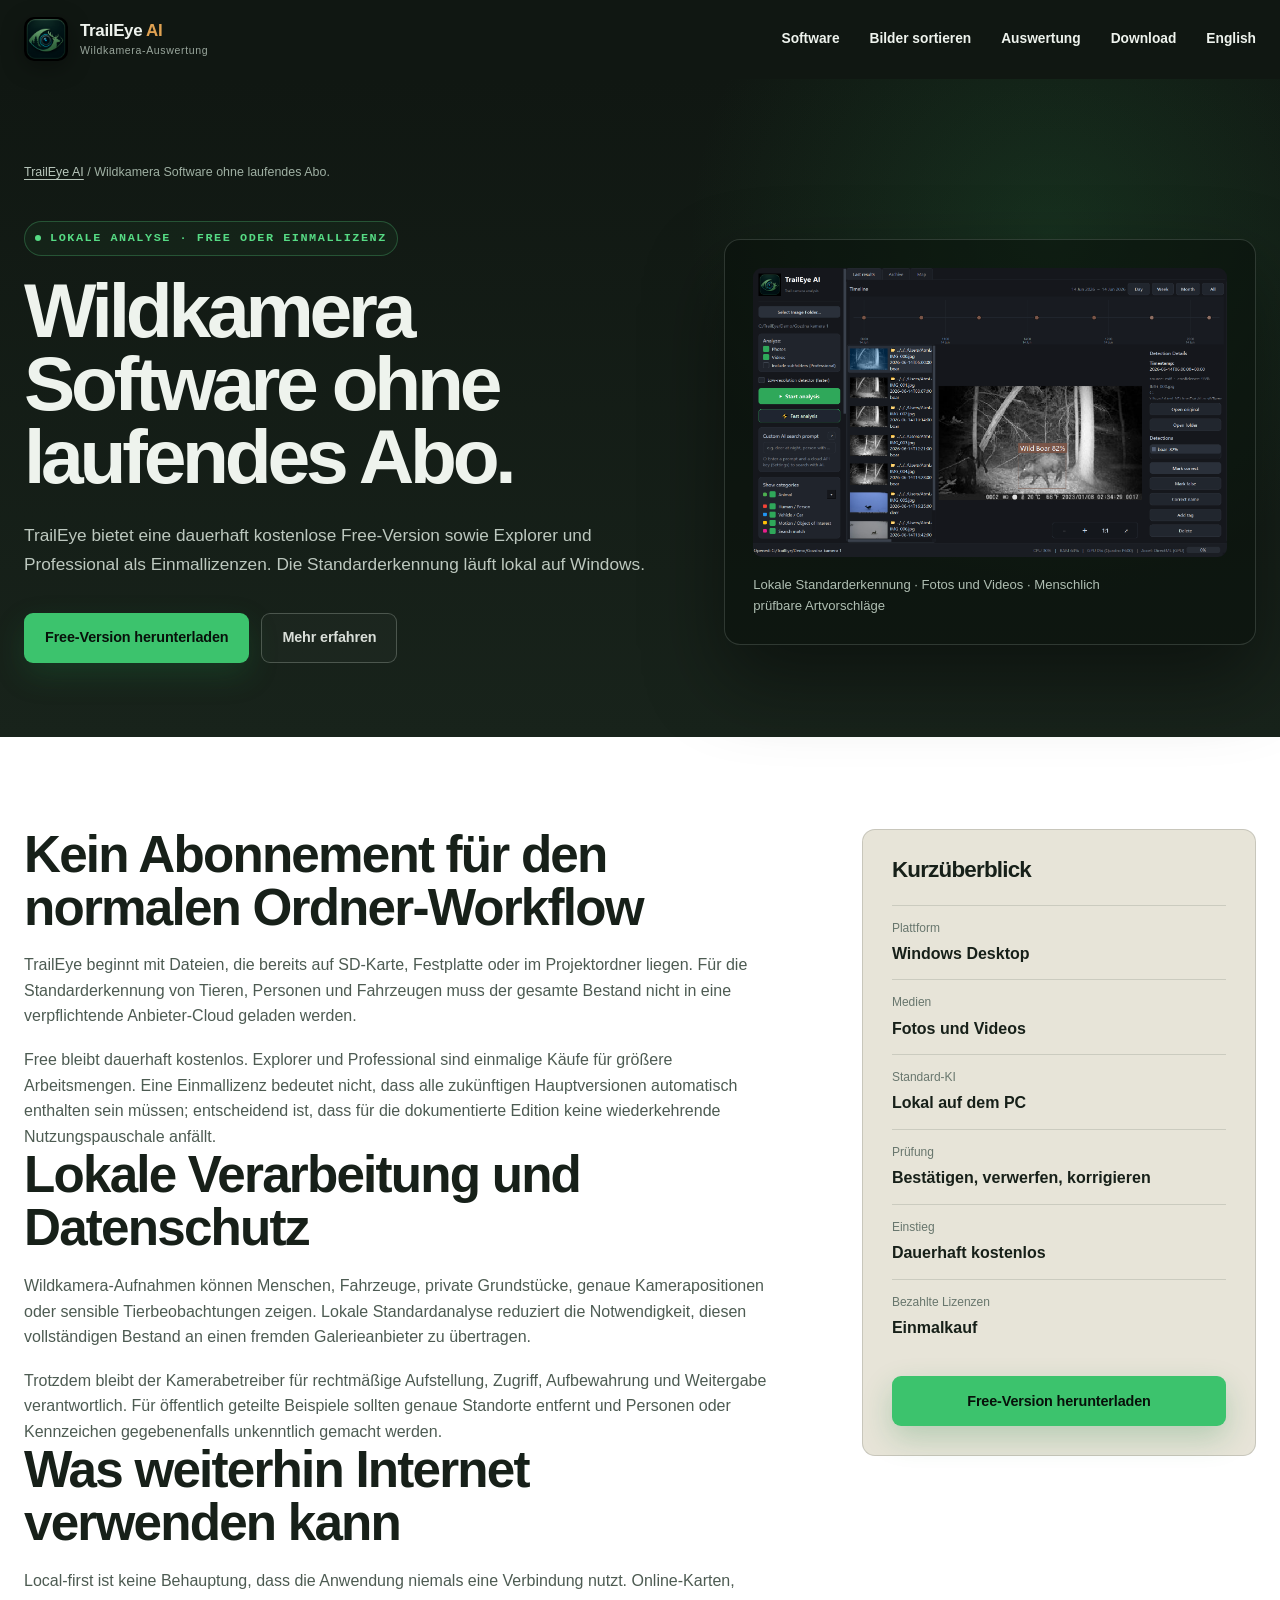
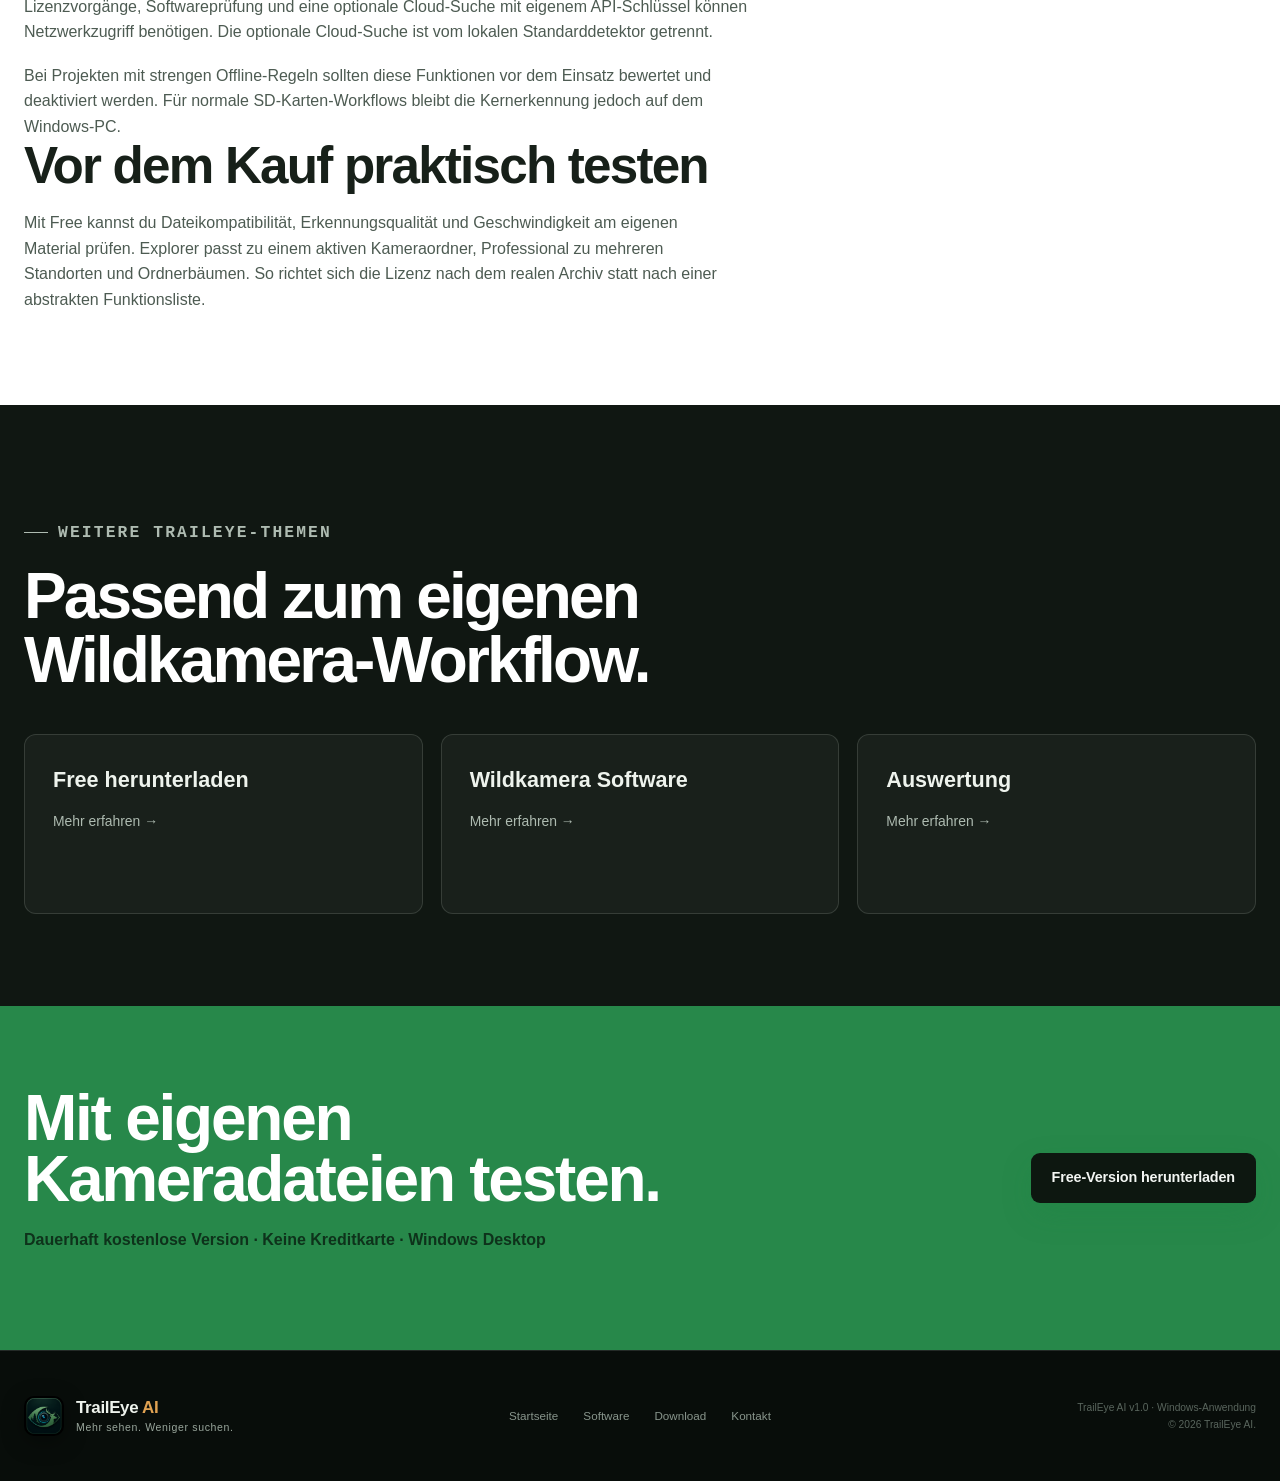
<file: de/wildkamera-software-ohne-abo/index.html>
<!doctype html>
<html lang="de">
<head>
  <meta charset="utf-8">
  <meta name="viewport" content="width=device-width, initial-scale=1">
  <meta name="description" content="Wildkamera Software ohne laufendes Abo: dauerhaft kostenlose Free-Version und Einmallizenzen für lokale Analyse auf Windows.">
  <meta name="robots" content="index, follow, max-image-preview:large">
  <meta name="theme-color" content="#101712">
  <link rel="canonical" href="https://traileye.eu/de/wildkamera-software-ohne-abo/">
  <link rel="alternate" hreflang="en" href="https://traileye.eu/offline-trail-camera-software/">
  <link rel="alternate" hreflang="de" href="https://traileye.eu/de/wildkamera-software-ohne-abo/">
  <link rel="alternate" hreflang="x-default" href="https://traileye.eu/offline-trail-camera-software/">
  <meta property="og:title" content="Wildkamera Software ohne Abo für Windows | TrailEye AI">
  <meta property="og:description" content="Wildkamera Software ohne laufendes Abo: dauerhaft kostenlose Free-Version und Einmallizenzen für lokale Analyse auf Windows.">
  <meta property="og:type" content="website">
  <meta property="og:url" content="https://traileye.eu/de/wildkamera-software-ohne-abo/">
  <meta property="og:image" content="https://traileye.eu/assets/01-hero-ai-detection.png">
  <meta name="twitter:card" content="summary_large_image">
  <title>Wildkamera Software ohne Abo für Windows | TrailEye AI</title>
  <link rel="icon" href="../../assets/traileye-logo.png">
  <link rel="stylesheet" href="../../styles.css">
  <script src="../../script.js?v=3" defer></script>
  <script type="application/ld+json">{"@context":"https://schema.org","@type":"WebPage","name":"Wildkamera Software ohne Abo für Windows | TrailEye AI","url":"https://traileye.eu/de/wildkamera-software-ohne-abo/","inLanguage":"de","description":"Wildkamera Software ohne laufendes Abo: dauerhaft kostenlose Free-Version und Einmallizenzen für lokale Analyse auf Windows."}</script>
</head>
<body class="content-page">
  <a class="skip-link" href="#main">Zum Inhalt springen</a>
  <header class="site-header" data-header><div class="nav-shell">
    <a class="brand" href="../" aria-label="TrailEye AI Startseite"><img src="../../assets/traileye-logo.png" alt="" width="44" height="44"><span class="brand-copy"><strong>TrailEye <em>AI</em></strong><small>Wildkamera-Auswertung</small></span></a>
    <button class="nav-toggle" type="button" aria-expanded="false" aria-controls="primary-nav" data-nav-toggle><span></span><span></span><span></span><span class="sr-only">Navigation öffnen</span></button>
    <nav class="primary-nav" id="primary-nav" aria-label="Hauptnavigation" data-nav><a href="../wildkamera-software/">Software</a><a href="../wildkamera-bilder-sortieren/">Bilder sortieren</a><a href="../wildkamera-auswertung/">Auswertung</a><a href="../download/">Download</a><a href="https://traileye.eu/offline-trail-camera-software/?lang=en" lang="en">English</a></nav>
  </div></header>
  <main class="landing-main" id="main">
    <section class="landing-hero"><div class="container"><p class="breadcrumbs"><a href="../">TrailEye AI</a> / Wildkamera Software ohne laufendes Abo.</p><div class="landing-hero-grid"><div><p class="eyebrow"><span>Lokale Analyse · Free oder Einmallizenz</span></p><h1>Wildkamera Software ohne laufendes Abo.</h1><p class="hero-lede">TrailEye bietet eine dauerhaft kostenlose Free-Version sowie Explorer und Professional als Einmallizenzen. Die Standarderkennung läuft lokal auf Windows.</p><div class="hero-actions"><a class="button button-primary" href="../download/">Free-Version herunterladen</a><a class="button button-quiet" href="#inhalt">Mehr erfahren</a></div></div><div class="landing-proof"><img src="../../assets/01-hero-ai-detection.png" alt="TrailEye AI mit prüfbarer Wildtiererkennung"><p>Lokale Standarderkennung · Fotos und Videos · Menschlich prüfbare Artvorschläge</p></div></div></div></section>
    <section class="landing-section landing-section-white" id="inhalt"><div class="container content-columns"><article class="prose"><section><h2>Kein Abonnement für den normalen Ordner-Workflow</h2><p>TrailEye beginnt mit Dateien, die bereits auf SD-Karte, Festplatte oder im Projektordner liegen. Für die Standarderkennung von Tieren, Personen und Fahrzeugen muss der gesamte Bestand nicht in eine verpflichtende Anbieter-Cloud geladen werden.</p><p>Free bleibt dauerhaft kostenlos. Explorer und Professional sind einmalige Käufe für größere Arbeitsmengen. Eine Einmallizenz bedeutet nicht, dass alle zukünftigen Hauptversionen automatisch enthalten sein müssen; entscheidend ist, dass für die dokumentierte Edition keine wiederkehrende Nutzungspauschale anfällt.</p></section>
<section><h2>Lokale Verarbeitung und Datenschutz</h2><p>Wildkamera-Aufnahmen können Menschen, Fahrzeuge, private Grundstücke, genaue Kamerapositionen oder sensible Tierbeobachtungen zeigen. Lokale Standardanalyse reduziert die Notwendigkeit, diesen vollständigen Bestand an einen fremden Galerieanbieter zu übertragen.</p><p>Trotzdem bleibt der Kamerabetreiber für rechtmäßige Aufstellung, Zugriff, Aufbewahrung und Weitergabe verantwortlich. Für öffentlich geteilte Beispiele sollten genaue Standorte entfernt und Personen oder Kennzeichen gegebenenfalls unkenntlich gemacht werden.</p></section>
<section><h2>Was weiterhin Internet verwenden kann</h2><p>Local-first ist keine Behauptung, dass die Anwendung niemals eine Verbindung nutzt. Online-Karten, Lizenzvorgänge, Softwareprüfung und eine optionale Cloud-Suche mit eigenem API-Schlüssel können Netzwerkzugriff benötigen. Die optionale Cloud-Suche ist vom lokalen Standarddetektor getrennt.</p><p>Bei Projekten mit strengen Offline-Regeln sollten diese Funktionen vor dem Einsatz bewertet und deaktiviert werden. Für normale SD-Karten-Workflows bleibt die Kernerkennung jedoch auf dem Windows-PC.</p></section>
<section><h2>Vor dem Kauf praktisch testen</h2><p>Mit Free kannst du Dateikompatibilität, Erkennungsqualität und Geschwindigkeit am eigenen Material prüfen. Explorer passt zu einem aktiven Kameraordner, Professional zu mehreren Standorten und Ordnerbäumen. So richtet sich die Lizenz nach dem realen Archiv statt nach einer abstrakten Funktionsliste.</p></section></article><aside class="side-facts" aria-label="TrailEye Kurzüberblick"><h2>Kurzüberblick</h2><dl><div><dt>Plattform</dt><dd>Windows Desktop</dd></div><div><dt>Medien</dt><dd>Fotos und Videos</dd></div><div><dt>Standard-KI</dt><dd>Lokal auf dem PC</dd></div><div><dt>Prüfung</dt><dd>Bestätigen, verwerfen, korrigieren</dd></div><div><dt>Einstieg</dt><dd>Dauerhaft kostenlos</dd></div><div><dt>Bezahlte Lizenzen</dt><dd>Einmalkauf</dd></div></dl><a class="button button-primary" href="../download/">Free-Version herunterladen</a></aside></div></section>
    <section class="landing-section landing-section-dark"><div class="container"><div class="landing-heading"><p class="kicker">Weitere TrailEye-Themen</p><h2>Passend zum eigenen Wildkamera-Workflow.</h2></div><div class="related-pages"><a href="../download/"><strong>Free herunterladen</strong><span>Mehr erfahren →</span></a><a href="../wildkamera-software/"><strong>Wildkamera Software</strong><span>Mehr erfahren →</span></a><a href="../wildkamera-auswertung/"><strong>Auswertung</strong><span>Mehr erfahren →</span></a></div></div></section>
    <section class="landing-cta"><div class="container landing-cta-grid"><div><h2>Mit eigenen Kameradateien testen.</h2><p>Dauerhaft kostenlose Version · Keine Kreditkarte · Windows Desktop</p></div><a class="button button-primary" href="../download/">Free-Version herunterladen</a></div></section>
  </main>
  <footer class="site-footer"><div class="container footer-grid"><a class="brand footer-brand" href="../"><img src="../../assets/traileye-logo.png" alt="" width="40" height="40"><span class="brand-copy"><strong>TrailEye <em>AI</em></strong><small>Mehr sehen. Weniger suchen.</small></span></a><div class="footer-links"><a href="../">Startseite</a><a href="../wildkamera-software/">Software</a><a href="../download/">Download</a><a href="mailto:info@traileye.eu">Kontakt</a></div><p class="footer-meta">TrailEye AI v1.0 · Windows-Anwendung<br>© <span data-year></span> TrailEye AI.</p></div></footer>
</body>
</html>
</file>
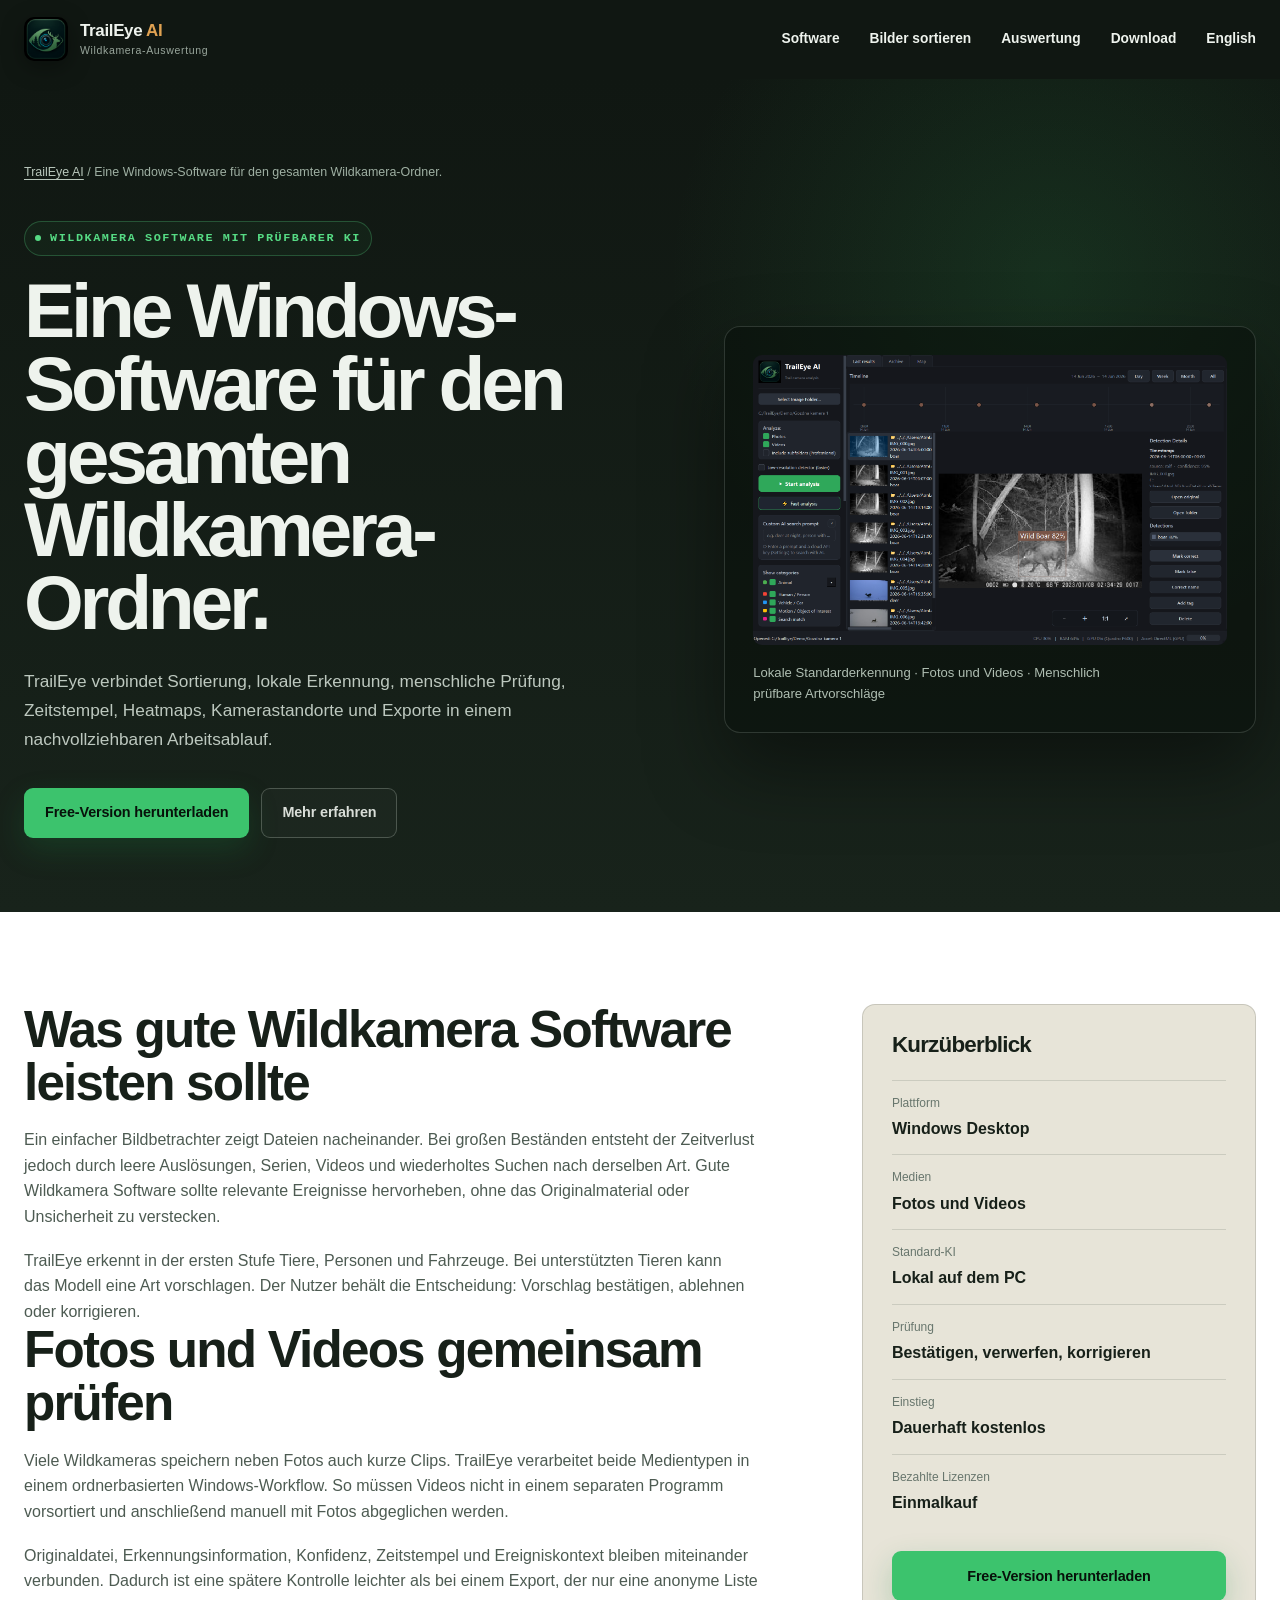
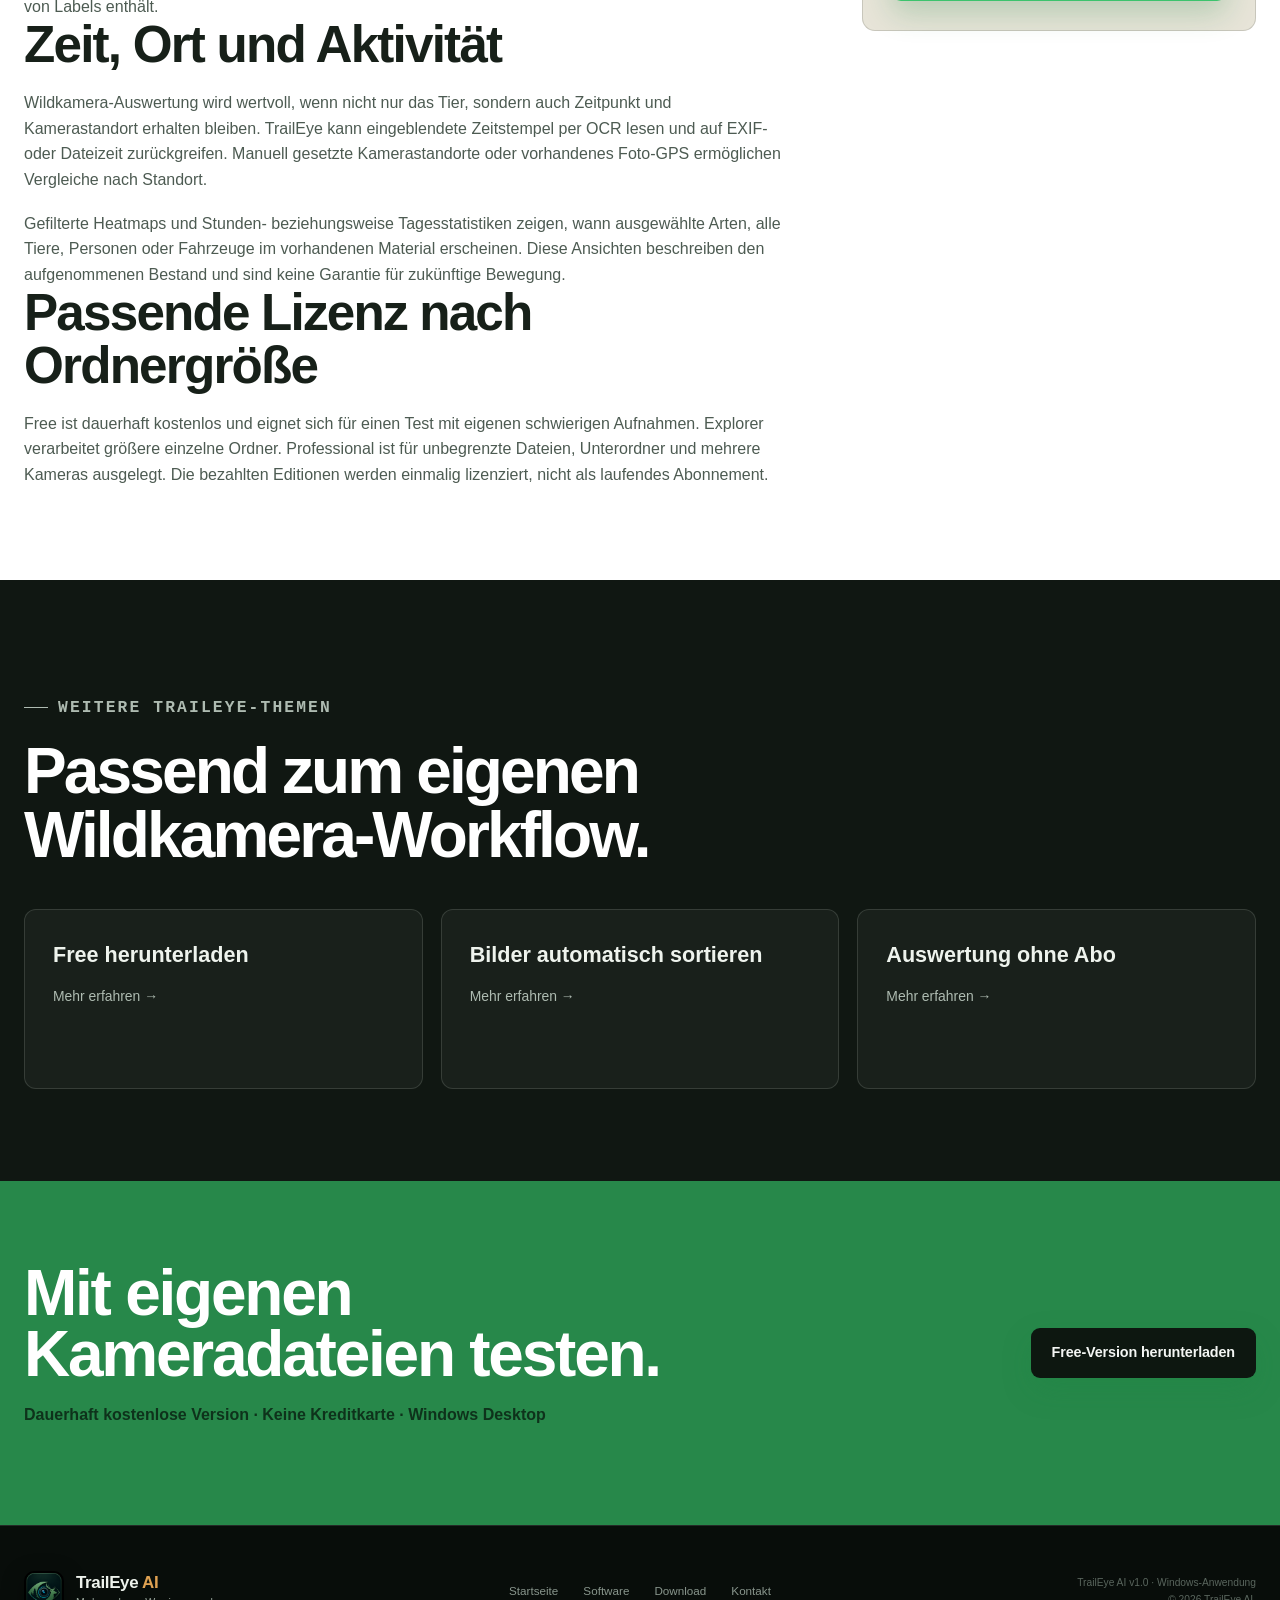
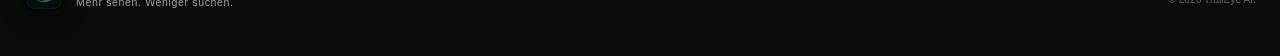
<file: de/wildkamera-software/index.html>
<!doctype html>
<html lang="de">
<head>
  <meta charset="utf-8">
  <meta name="viewport" content="width=device-width, initial-scale=1">
  <meta name="description" content="Wildkamera Software für Windows: Fotos und Videos lokal prüfen, leere Auslösungen filtern, Artenvorschläge kontrollieren, Zeitstempel und Aktivität auswerten.">
  <meta name="robots" content="index, follow, max-image-preview:large">
  <meta name="theme-color" content="#101712">
  <link rel="canonical" href="https://traileye.eu/de/wildkamera-software/">
  <meta property="og:title" content="Wildkamera Software mit KI für Windows | TrailEye AI">
  <meta property="og:description" content="Wildkamera Software für Windows: Fotos und Videos lokal prüfen, leere Auslösungen filtern, Artenvorschläge kontrollieren, Zeitstempel und Aktivität auswerten.">
  <meta property="og:type" content="website">
  <meta property="og:url" content="https://traileye.eu/de/wildkamera-software/">
  <meta property="og:image" content="https://traileye.eu/assets/01-hero-ai-detection.png">
  <meta name="twitter:card" content="summary_large_image">
  <title>Wildkamera Software mit KI für Windows | TrailEye AI</title>
  <link rel="icon" href="../../assets/traileye-logo.png">
  <link rel="stylesheet" href="../../styles.css">
  <script src="../../script.js?v=3" defer></script>
  <script type="application/ld+json">{"@context":"https://schema.org","@type":"WebPage","name":"Wildkamera Software mit KI für Windows | TrailEye AI","url":"https://traileye.eu/de/wildkamera-software/","inLanguage":"de","description":"Wildkamera Software für Windows: Fotos und Videos lokal prüfen, leere Auslösungen filtern, Artenvorschläge kontrollieren, Zeitstempel und Aktivität auswerten."}</script>
</head>
<body class="content-page">
  <a class="skip-link" href="#main">Zum Inhalt springen</a>
  <header class="site-header" data-header><div class="nav-shell">
    <a class="brand" href="../" aria-label="TrailEye AI Startseite"><img src="../../assets/traileye-logo.png" alt="" width="44" height="44"><span class="brand-copy"><strong>TrailEye <em>AI</em></strong><small>Wildkamera-Auswertung</small></span></a>
    <button class="nav-toggle" type="button" aria-expanded="false" aria-controls="primary-nav" data-nav-toggle><span></span><span></span><span></span><span class="sr-only">Navigation öffnen</span></button>
    <nav class="primary-nav" id="primary-nav" aria-label="Hauptnavigation" data-nav><a href="../wildkamera-software/">Software</a><a href="../wildkamera-bilder-sortieren/">Bilder sortieren</a><a href="../wildkamera-auswertung/">Auswertung</a><a href="../download/">Download</a><a href="https://traileye.eu/?lang=en" lang="en">English</a></nav>
  </div></header>
  <main class="landing-main" id="main">
    <section class="landing-hero"><div class="container"><p class="breadcrumbs"><a href="../">TrailEye AI</a> / Eine Windows-Software für den gesamten Wildkamera-Ordner.</p><div class="landing-hero-grid"><div><p class="eyebrow"><span>Wildkamera Software mit prüfbarer KI</span></p><h1>Eine Windows-Software für den gesamten Wildkamera-Ordner.</h1><p class="hero-lede">TrailEye verbindet Sortierung, lokale Erkennung, menschliche Prüfung, Zeitstempel, Heatmaps, Kamerastandorte und Exporte in einem nachvollziehbaren Arbeitsablauf.</p><div class="hero-actions"><a class="button button-primary" href="../download/">Free-Version herunterladen</a><a class="button button-quiet" href="#inhalt">Mehr erfahren</a></div></div><div class="landing-proof"><img src="../../assets/01-hero-ai-detection.png" alt="TrailEye AI mit prüfbarer Wildtiererkennung"><p>Lokale Standarderkennung · Fotos und Videos · Menschlich prüfbare Artvorschläge</p></div></div></div></section>
    <section class="landing-section landing-section-white" id="inhalt"><div class="container content-columns"><article class="prose"><section><h2>Was gute Wildkamera Software leisten sollte</h2><p>Ein einfacher Bildbetrachter zeigt Dateien nacheinander. Bei großen Beständen entsteht der Zeitverlust jedoch durch leere Auslösungen, Serien, Videos und wiederholtes Suchen nach derselben Art. Gute Wildkamera Software sollte relevante Ereignisse hervorheben, ohne das Originalmaterial oder Unsicherheit zu verstecken.</p><p>TrailEye erkennt in der ersten Stufe Tiere, Personen und Fahrzeuge. Bei unterstützten Tieren kann das Modell eine Art vorschlagen. Der Nutzer behält die Entscheidung: Vorschlag bestätigen, ablehnen oder korrigieren.</p></section>
<section><h2>Fotos und Videos gemeinsam prüfen</h2><p>Viele Wildkameras speichern neben Fotos auch kurze Clips. TrailEye verarbeitet beide Medientypen in einem ordnerbasierten Windows-Workflow. So müssen Videos nicht in einem separaten Programm vorsortiert und anschließend manuell mit Fotos abgeglichen werden.</p><p>Originaldatei, Erkennungsinformation, Konfidenz, Zeitstempel und Ereigniskontext bleiben miteinander verbunden. Dadurch ist eine spätere Kontrolle leichter als bei einem Export, der nur eine anonyme Liste von Labels enthält.</p></section>
<section><h2>Zeit, Ort und Aktivität</h2><p>Wildkamera-Auswertung wird wertvoll, wenn nicht nur das Tier, sondern auch Zeitpunkt und Kamerastandort erhalten bleiben. TrailEye kann eingeblendete Zeitstempel per OCR lesen und auf EXIF- oder Dateizeit zurückgreifen. Manuell gesetzte Kamerastandorte oder vorhandenes Foto-GPS ermöglichen Vergleiche nach Standort.</p><p>Gefilterte Heatmaps und Stunden- beziehungsweise Tagesstatistiken zeigen, wann ausgewählte Arten, alle Tiere, Personen oder Fahrzeuge im vorhandenen Material erscheinen. Diese Ansichten beschreiben den aufgenommenen Bestand und sind keine Garantie für zukünftige Bewegung.</p></section>
<section><h2>Passende Lizenz nach Ordnergröße</h2><p>Free ist dauerhaft kostenlos und eignet sich für einen Test mit eigenen schwierigen Aufnahmen. Explorer verarbeitet größere einzelne Ordner. Professional ist für unbegrenzte Dateien, Unterordner und mehrere Kameras ausgelegt. Die bezahlten Editionen werden einmalig lizenziert, nicht als laufendes Abonnement.</p></section></article><aside class="side-facts" aria-label="TrailEye Kurzüberblick"><h2>Kurzüberblick</h2><dl><div><dt>Plattform</dt><dd>Windows Desktop</dd></div><div><dt>Medien</dt><dd>Fotos und Videos</dd></div><div><dt>Standard-KI</dt><dd>Lokal auf dem PC</dd></div><div><dt>Prüfung</dt><dd>Bestätigen, verwerfen, korrigieren</dd></div><div><dt>Einstieg</dt><dd>Dauerhaft kostenlos</dd></div><div><dt>Bezahlte Lizenzen</dt><dd>Einmalkauf</dd></div></dl><a class="button button-primary" href="../download/">Free-Version herunterladen</a></aside></div></section>
    <section class="landing-section landing-section-dark"><div class="container"><div class="landing-heading"><p class="kicker">Weitere TrailEye-Themen</p><h2>Passend zum eigenen Wildkamera-Workflow.</h2></div><div class="related-pages"><a href="../download/"><strong>Free herunterladen</strong><span>Mehr erfahren →</span></a><a href="../wildkamera-bilder-sortieren/"><strong>Bilder automatisch sortieren</strong><span>Mehr erfahren →</span></a><a href="../wildkamera-software-ohne-abo/"><strong>Auswertung ohne Abo</strong><span>Mehr erfahren →</span></a></div></div></section>
    <section class="landing-cta"><div class="container landing-cta-grid"><div><h2>Mit eigenen Kameradateien testen.</h2><p>Dauerhaft kostenlose Version · Keine Kreditkarte · Windows Desktop</p></div><a class="button button-primary" href="../download/">Free-Version herunterladen</a></div></section>
  </main>
  <footer class="site-footer"><div class="container footer-grid"><a class="brand footer-brand" href="../"><img src="../../assets/traileye-logo.png" alt="" width="40" height="40"><span class="brand-copy"><strong>TrailEye <em>AI</em></strong><small>Mehr sehen. Weniger suchen.</small></span></a><div class="footer-links"><a href="../">Startseite</a><a href="../wildkamera-software/">Software</a><a href="../download/">Download</a><a href="mailto:info@traileye.eu">Kontakt</a></div><p class="footer-meta">TrailEye AI v1.0 · Windows-Anwendung<br>© <span data-year></span> TrailEye AI.</p></div></footer>
</body>
</html>
</file>
<file: styles.css>
/* TrailEye AI marketing site — isolated from the desktop application. */
:root {
  --ink: #eef1e9;
  --ink-strong: #ffffff;
  --muted: #9ca89f;
  --muted-2: #748078;
  --bg: #0d120f;
  --bg-deep: #080c0a;
  --surface: #131a15;
  --surface-2: #18211b;
  --surface-3: #202a23;
  --line: rgba(225, 236, 226, .13);
  --line-strong: rgba(225, 236, 226, .24);
  --green: #3cc36d;
  --green-bright: #56db84;
  --green-dark: #1d7d44;
  --moss: #6e8f6d;
  --earth: #b77853;
  --amber: #e0a252;
  --paper: #e8e3d3;
  --danger: #e66f5d;
  --display: "Bahnschrift", "Arial Narrow", "Segoe UI Variable Display", sans-serif;
  --body: "Segoe UI Variable Text", "Segoe UI", Arial, sans-serif;
  --mono: "Cascadia Mono", "Consolas", monospace;
  --radius-sm: 8px;
  --radius: 14px;
  --radius-lg: 24px;
  --shadow-small: 0 12px 30px rgba(0, 0, 0, .22);
  --shadow-large: 0 34px 80px rgba(0, 0, 0, .42);
  --container: 1240px;
  color-scheme: dark;
}

* { box-sizing: border-box; }
html { scroll-behavior: smooth; }
body {
  margin: 0;
  background: var(--bg);
  color: var(--ink);
  font-family: var(--body);
  line-height: 1.6;
  text-rendering: optimizeLegibility;
  -webkit-font-smoothing: antialiased;
  overflow-x: hidden;
}
body.nav-open { overflow: hidden; }
img { display: block; max-width: 100%; }
a { color: inherit; text-decoration: none; }
button, input, select { font: inherit; }
button { color: inherit; }
::selection { background: var(--green); color: #07100a; }

.sr-only {
  position: absolute;
  width: 1px;
  height: 1px;
  padding: 0;
  margin: -1px;
  overflow: hidden;
  clip: rect(0, 0, 0, 0);
  white-space: nowrap;
  border: 0;
}
.skip-link {
  position: fixed;
  z-index: 1000;
  top: 12px;
  left: 12px;
  padding: 10px 14px;
  background: var(--paper);
  color: #111;
  transform: translateY(-160%);
  transition: transform .2s ease;
}
.skip-link:focus { transform: translateY(0); }

.container {
  width: min(calc(100% - 48px), var(--container));
  margin-inline: auto;
}
.section { padding: 132px 0; }
.kicker,
.eyebrow {
  margin: 0 0 18px;
  color: var(--green-bright);
  font-family: var(--mono);
  font-size: .74rem;
  font-weight: 700;
  letter-spacing: .13em;
  text-transform: uppercase;
}
.kicker::before {
  content: "";
  display: inline-block;
  width: 24px;
  height: 1px;
  margin: 0 10px 4px 0;
  background: currentColor;
}
h1, h2, h3, p { text-wrap: pretty; }
h1, h2, h3 {
  margin: 0;
  font-family: var(--display);
  line-height: 1.02;
  letter-spacing: -.035em;
}
h2 {
  color: var(--ink-strong);
  font-size: clamp(2.45rem, 5.2vw, 5.1rem);
  font-weight: 620;
}
h3 { color: var(--ink-strong); }

.signal-bar {
  position: relative;
  z-index: 60;
  display: flex;
  min-height: 34px;
  align-items: center;
  justify-content: center;
  gap: 12px;
  padding: 6px 20px;
  border-bottom: 1px solid rgba(255, 255, 255, .05);
  background: #080d0a;
  color: #9cab9f;
  font-family: var(--mono);
  font-size: .66rem;
  letter-spacing: .06em;
  text-transform: uppercase;
}
.signal-dot {
  width: 6px;
  height: 6px;
  border-radius: 50%;
  background: var(--green);
  box-shadow: 0 0 0 4px rgba(60, 195, 109, .11);
}
.signal-separator { color: #3c4840; }

.site-header {
  position: sticky;
  z-index: 50;
  top: 0;
  border-bottom: 1px solid transparent;
  background: rgba(13, 18, 15, .82);
  backdrop-filter: blur(16px);
  transition: border-color .25s ease, box-shadow .25s ease;
}
.site-header.is-scrolled {
  border-color: var(--line);
  box-shadow: 0 10px 30px rgba(0, 0, 0, .22);
}
.nav-shell {
  display: flex;
  width: min(calc(100% - 48px), var(--container));
  min-height: 78px;
  align-items: center;
  justify-content: space-between;
  margin-inline: auto;
}
.brand { display: inline-flex; align-items: center; gap: 12px; }
.brand img { border-radius: 10px; box-shadow: 0 6px 22px rgba(0, 0, 0, .35); }
.brand-copy { display: grid; line-height: 1.05; }
.brand-copy strong {
  color: #f9fbf7;
  font-family: var(--display);
  font-size: 1.06rem;
  letter-spacing: -.02em;
}
.brand-copy strong em { color: var(--amber); font-style: normal; }
.brand-copy small {
  margin-top: 5px;
  color: var(--muted-2);
  font-size: .66rem;
  letter-spacing: .06em;
}
.primary-nav { display: flex; align-items: center; gap: 30px; }
.primary-nav > a {
  color: #c7d0c8;
  font-size: .86rem;
  font-weight: 600;
  transition: color .2s ease;
}
.primary-nav > a:hover { color: #fff; }
.primary-nav .nav-cta {
  min-height: 42px;
  display: inline-flex;
  align-items: center;
  padding: 0 17px;
  border: 1px solid rgba(86, 219, 132, .5);
  border-radius: var(--radius-sm);
  color: var(--green-bright);
}
.primary-nav .nav-cta:hover { background: var(--green); color: #07100a; }
.nav-toggle { display: none; }

.hero {
  position: relative;
  isolation: isolate;
  min-height: 900px;
  padding: 112px 0 52px;
  overflow: hidden;
  background:
    radial-gradient(circle at 77% 34%, rgba(38, 87, 53, .26), transparent 32%),
    linear-gradient(180deg, #101712 0%, var(--bg) 78%);
}
.hero::after {
  content: "";
  position: absolute;
  z-index: -2;
  inset: auto -15vw -35vw;
  height: 52vw;
  min-height: 620px;
  background: #111914;
  transform: rotate(-5deg);
}
.hero-contours,
.closing-contours {
  position: absolute;
  z-index: -1;
  inset: 0;
  opacity: .18;
  background-image:
    repeating-radial-gradient(ellipse at 82% 40%, transparent 0 28px, rgba(148, 177, 148, .25) 30px, transparent 32px 52px);
  mask-image: linear-gradient(90deg, transparent 14%, #000 60%, transparent 100%);
  pointer-events: none;
}
.hero-grid {
  display: grid;
  grid-template-columns: minmax(440px, .85fr) minmax(560px, 1.15fr);
  align-items: center;
  gap: 70px;
}
.eyebrow span {
  display: inline-flex;
  align-items: center;
  gap: 9px;
  padding: 7px 10px;
  border: 1px solid rgba(86, 219, 132, .27);
  border-radius: 100px;
  background: rgba(44, 101, 60, .13);
}
.eyebrow span::before {
  content: "";
  width: 6px;
  height: 6px;
  border-radius: 50%;
  background: var(--green-bright);
}
.hero h1 {
  color: #f2f4ed;
  font-size: clamp(4rem, 7.1vw, 7.4rem);
  font-weight: 580;
  line-height: .89;
  letter-spacing: -.065em;
}
.hero h1 i { color: var(--paper); font-family: Georgia, "Times New Roman", serif; font-weight: 400; }
.hero-lede {
  max-width: 650px;
  margin: 34px 0 0;
  color: #b7c1b9;
  font-size: clamp(1.03rem, 1.5vw, 1.25rem);
  line-height: 1.68;
}
.hero-actions { display: flex; flex-wrap: wrap; gap: 12px; margin-top: 34px; }
.button {
  position: relative;
  display: inline-flex;
  min-height: 50px;
  align-items: center;
  justify-content: center;
  gap: 10px;
  padding: 0 20px;
  border: 1px solid transparent;
  border-radius: 9px;
  font-size: .9rem;
  font-weight: 750;
  letter-spacing: -.01em;
  transition: transform .2s ease, background-color .2s ease, border-color .2s ease, color .2s ease, box-shadow .2s ease;
}
.button:hover { transform: translateY(-2px); }
.button:focus-visible,
.primary-nav a:focus-visible,
.product-shot:focus-visible,
.tab-rail button:focus-visible,
.panel-media button:focus-visible,
.text-action:focus-visible,
summary:focus-visible,
.lightbox-close:focus-visible {
  outline: 3px solid rgba(86, 219, 132, .38);
  outline-offset: 3px;
}
.button svg { width: 16px; fill: currentColor; }
.button-primary {
  background: var(--green);
  color: #07110a;
  box-shadow: 0 12px 30px rgba(26, 128, 61, .24);
}
.button-primary:hover { background: var(--green-bright); box-shadow: 0 16px 36px rgba(26, 128, 61, .31); }
.button-quiet { border-color: var(--line-strong); color: #d9ded8; background: rgba(255, 255, 255, .025); }
.button-quiet:hover, .button-outline:hover { border-color: rgba(86, 219, 132, .6); color: var(--green-bright); background: rgba(60, 195, 109, .06); }
.button-outline { width: 100%; border-color: var(--line-strong); color: #e5e9e4; background: transparent; }
.button-large { min-height: 60px; padding-inline: 26px; font-size: 1rem; }
.hero-note { margin: 13px 0 0; color: var(--muted-2); font-size: .78rem; }
.hero-facts {
  display: flex;
  gap: 0;
  margin: 50px 0 0;
}
.hero-facts > div {
  min-width: 145px;
  padding-right: 26px;
  margin-right: 26px;
  border-right: 1px solid var(--line);
}
.hero-facts > div:last-child { border-right: 0; }
.hero-facts dt { color: var(--ink-strong); font-family: var(--display); font-size: 1.16rem; font-weight: 670; letter-spacing: -.02em; }
.hero-facts dd { margin: 3px 0 0; color: var(--muted-2); font-size: .72rem; }

.hero-product { position: relative; margin-right: -8vw; perspective: 1400px; }
.product-frame {
  position: relative;
  width: min(880px, 62vw);
  overflow: hidden;
  border: 1px solid rgba(211, 226, 214, .18);
  border-radius: 18px;
  background: #11151a;
  box-shadow: var(--shadow-large);
  transform: rotateY(-4deg) rotateX(1.2deg);
  transform-origin: left center;
}
.frame-bar {
  display: flex;
  height: 46px;
  align-items: center;
  justify-content: space-between;
  padding: 0 15px;
  border-bottom: 1px solid #293029;
  background: #171c18;
}
.frame-title { display: flex; align-items: center; gap: 8px; color: #cdd6ce; font-family: var(--display); font-size: .72rem; font-weight: 650; }
.frame-title img { width: 23px; height: 23px; border-radius: 5px; }
.window-controls { display: flex; gap: 8px; }
.window-controls span { width: 9px; height: 9px; border-radius: 50%; background: #3b443d; }
.window-controls span:first-child { background: #aa6c48; }
.product-shot { display: block; width: 100%; padding: 0; border: 0; background: transparent; cursor: zoom-in; }
.product-shot img { width: 100%; }
.scan-line {
  position: absolute;
  z-index: 2;
  top: 46px;
  left: 0;
  right: 0;
  height: 1px;
  background: rgba(86, 219, 132, .72);
  box-shadow: 0 0 22px 2px rgba(86, 219, 132, .25);
  animation: scan 6s ease-in-out infinite;
  pointer-events: none;
}
@keyframes scan { 0%, 15% { transform: translateY(0); opacity: 0; } 22% { opacity: 1; } 75% { transform: translateY(33vw); opacity: .8; } 90%, 100% { transform: translateY(36vw); opacity: 0; } }
.field-tag {
  position: absolute;
  z-index: 4;
  display: grid;
  min-width: 190px;
  padding: 13px 15px 13px 42px;
  border: 1px solid rgba(226, 234, 226, .16);
  border-radius: 11px;
  background: rgba(17, 24, 19, .94);
  box-shadow: var(--shadow-small);
  backdrop-filter: blur(10px);
}
.field-tag strong { color: #f6f8f4; font-size: .78rem; line-height: 1.2; }
.field-tag small { margin-top: 3px; color: #7e8c82; font-family: var(--mono); font-size: .58rem; text-transform: uppercase; }
.field-tag-local { top: 16%; left: -35px; }
.field-tag-detection { left: 56%; bottom: -24px; }
.tag-pulse,
.animal-mark { position: absolute; top: 20px; left: 17px; width: 10px; height: 10px; border-radius: 50%; background: var(--green); }
.tag-pulse::after { content: ""; position: absolute; inset: -5px; border: 1px solid rgba(86, 219, 132, .45); border-radius: 50%; animation: pulse 2s ease-out infinite; }
@keyframes pulse { 0% { transform: scale(.5); opacity: 0; } 35% { opacity: 1; } 100% { transform: scale(1.6); opacity: 0; } }
.animal-mark { border-radius: 2px; background: var(--earth); transform: rotate(45deg); }
.utility-strip {
  display: flex;
  align-items: center;
  gap: 34px;
  margin-top: 115px;
  padding: 25px 0;
  border-top: 1px solid var(--line);
  border-bottom: 1px solid var(--line);
}
.utility-strip > span { color: var(--muted-2); font-family: var(--mono); font-size: .65rem; letter-spacing: .12em; text-transform: uppercase; }
.utility-strip ul { display: flex; flex: 1; justify-content: space-between; gap: 20px; margin: 0; padding: 0; list-style: none; }
.utility-strip li { color: #b8c2ba; font-size: .8rem; font-weight: 650; }

.problem-section { padding-top: 155px; background: #111914; }
.problem-grid { display: grid; grid-template-columns: 1.3fr .7fr; gap: 110px; align-items: end; }
.problem-section h2 { max-width: 800px; font-size: clamp(2.8rem, 5.1vw, 5.2rem); }
.problem-copy { padding-bottom: 5px; }
.problem-copy p { margin: 0; color: #9faa9f; font-size: 1.05rem; }
.problem-copy .problem-answer { margin-top: 25px; padding-top: 25px; border-top: 1px solid var(--line); }
.problem-answer strong { color: var(--paper); }

.workflow { background: #111914; }
.section-intro { display: grid; grid-template-columns: 1fr .55fr; column-gap: 80px; align-items: end; }
.section-intro .kicker { grid-column: 1 / -1; }
.section-intro h2 { max-width: 850px; }
.section-intro > p:last-child { margin: 0 0 8px; color: var(--muted); font-size: 1rem; }
.workflow-list { display: grid; grid-template-columns: repeat(3, 1fr); margin: 85px 0 0; padding: 0; border-top: 1px solid var(--line-strong); list-style: none; }
.workflow-step { position: relative; min-width: 0; padding: 26px 35px 0 0; border-right: 1px solid var(--line); }
.workflow-step + .workflow-step { padding-left: 35px; }
.workflow-step:last-child { border-right: 0; padding-right: 0; }
.step-index { color: var(--green-bright); font-family: var(--mono); font-size: .7rem; letter-spacing: .12em; }
.step-visual {
  position: relative;
  display: grid;
  height: 220px;
  place-items: center;
  margin: 25px 0 30px;
  overflow: hidden;
  border: 1px solid var(--line);
  border-radius: var(--radius);
  background: #0d130f;
}
.step-visual::after { content: ""; position: absolute; inset: 0; background-image: linear-gradient(rgba(255,255,255,.025) 1px, transparent 1px), linear-gradient(90deg, rgba(255,255,255,.025) 1px, transparent 1px); background-size: 24px 24px; pointer-events: none; }
.step-copy h3 { font-size: 1.55rem; font-weight: 620; }
.step-copy p { margin: 13px 0 0; color: var(--muted); font-size: .92rem; }
.folder-visual > div { position: absolute; }
.folder-back { width: 132px; height: 87px; border: 1px solid #49644f; border-radius: 7px 12px 8px 8px; background: #1b2b20; transform: translateY(4px); }
.folder-back::before { content: ""; position: absolute; top: -18px; left: -1px; width: 58px; height: 25px; border: 1px solid #49644f; border-bottom: 0; border-radius: 6px 8px 0 0; background: #1b2b20; }
.folder-front { bottom: 54px; width: 145px; height: 78px; border: 1px solid #6c875f; border-radius: 8px; background: #253b2b; transform: skewX(-5deg); box-shadow: 0 16px 25px rgba(0,0,0,.32); }
.folder-files { display: flex; z-index: 1; gap: 4px; transform: translateY(-6px); }
.folder-files span { width: 34px; height: 49px; border: 1px solid #66766a; border-radius: 2px; background: #222b24; transform: rotate(-5deg); }
.folder-files span:nth-child(2) { transform: translateY(-8px); }
.scan-card { position: relative; width: 150px; height: 105px; border: 1px solid #405047; background: linear-gradient(145deg, #263028, #121814); box-shadow: 0 14px 28px rgba(0,0,0,.3); }
.scan-card::after { content: ""; position: absolute; inset: 20px 32px 18px 44px; border-radius: 48% 54% 42% 46%; background: #5d675f; filter: blur(5px); }
.scan-box { position: absolute; z-index: 2; right: 22px; bottom: 14px; width: 65px; height: 48px; border: 1px solid var(--earth); }
.scan-beam { position: absolute; z-index: 3; left: 0; right: 0; top: 30px; height: 1px; background: var(--green-bright); box-shadow: 0 0 12px var(--green); animation: mini-scan 2.7s ease-in-out infinite alternate; }
@keyframes mini-scan { to { transform: translateY(60px); } }
.scan-label { position: absolute; right: 28px; bottom: 24px; padding: 4px 6px; border: 1px solid rgba(86,219,132,.4); color: var(--green-bright); font-family: var(--mono); font-size: .54rem; letter-spacing: .08em; }
.review-visual { align-content: center; gap: 9px; padding: 28px; }
.review-row { position: relative; z-index: 1; display: grid; width: 100%; grid-template-columns: 30px 1fr 25px; align-items: center; gap: 10px; padding: 8px 10px; border: 1px solid #263329; border-radius: 6px; background: #141c17; }
.review-row > span { width: 30px; height: 22px; background: #3b453d; }
.review-row b { color: #bdc7be; font-size: .68rem; }
.review-row i { color: var(--green-bright); font-style: normal; }

.showcase { background: #e7e4d8; color: #172019; }
.showcase .kicker { color: #237b42; }
.showcase h2, .showcase h3 { color: #101712; }
.showcase-heading { display: grid; grid-template-columns: 1fr 410px; gap: 80px; align-items: end; }
.showcase-heading > p { margin: 0 0 8px; color: #526057; font-size: 1rem; }
.product-tabs { margin-top: 74px; }
.tab-rail { display: grid; grid-template-columns: repeat(4, 1fr); border-top: 1px solid rgba(16, 23, 18, .25); border-bottom: 1px solid rgba(16, 23, 18, .25); }
.tab-rail button { position: relative; display: grid; min-height: 116px; padding: 18px 22px; border: 0; border-right: 1px solid rgba(16,23,18,.15); background: transparent; color: #526057; text-align: left; cursor: pointer; transition: color .2s ease, background-color .2s ease; }
.tab-rail button:last-child { border-right: 0; }
.tab-rail button:hover { background: rgba(16,23,18,.035); }
.tab-rail button[aria-selected="true"] { color: #101712; background: rgba(255,255,255,.33); }
.tab-rail button[aria-selected="true"]::after { content: ""; position: absolute; left: 0; right: 0; bottom: -1px; height: 3px; background: #27884a; }
.tab-rail button > span { color: #68756c; font-family: var(--mono); font-size: .61rem; }
.tab-rail button strong { margin-top: 8px; font-family: var(--display); font-size: 1rem; }
.tab-rail button small { margin-top: 2px; font-size: .71rem; }
.tab-panel { display: grid; grid-template-columns: minmax(0, 1.55fr) minmax(320px, .45fr); gap: 56px; align-items: center; padding-top: 54px; animation: panel-in .35s ease both; }
.tab-panel[hidden] { display: none; }
@keyframes panel-in { from { opacity: 0; transform: translateY(9px); } to { opacity: 1; transform: none; } }
.panel-media { position: relative; min-width: 0; overflow: hidden; border: 1px solid rgba(16, 23, 18, .18); border-radius: 10px; background: #11151a; box-shadow: 0 28px 65px rgba(32, 42, 34, .22); }
.panel-media::before { content: "LIVE PRODUCT"; position: absolute; z-index: 2; top: 12px; right: 12px; padding: 5px 7px; border-radius: 3px; background: rgba(10,15,12,.84); color: #a6b5a9; font-family: var(--mono); font-size: .51rem; letter-spacing: .1em; pointer-events: none; }
.panel-media button { display: block; width: 100%; padding: 0; border: 0; background: transparent; cursor: zoom-in; }
.panel-media img { width: 100%; }
.portrait-media { max-height: 650px; }
.portrait-media img { max-height: 650px; object-fit: cover; object-position: top; }
.insights-media img { aspect-ratio: 1.09 / 1; object-fit: cover; object-position: top; }
.panel-number { margin: 0 0 20px; color: #237b42; font-family: var(--mono); font-size: .67rem; font-weight: 700; letter-spacing: .1em; text-transform: uppercase; }
.panel-copy h3 { font-size: clamp(2rem, 3vw, 3.3rem); font-weight: 620; }
.panel-copy > p:not(.panel-number) { margin: 23px 0 0; color: #526057; font-size: .95rem; }
.check-list { margin: 26px 0 0; padding: 0; border-top: 1px solid rgba(16,23,18,.18); list-style: none; }
.check-list li { position: relative; padding: 12px 0 12px 23px; border-bottom: 1px solid rgba(16,23,18,.12); color: #28352c; font-size: .8rem; font-weight: 650; }
.check-list li::before { content: "✓"; position: absolute; left: 1px; color: #258148; }

.privacy { position: relative; overflow: hidden; background: #09100c; }
.privacy-noise { position: absolute; inset: 0; opacity: .14; background-image: linear-gradient(rgba(86,219,132,.05) 1px, transparent 1px), linear-gradient(90deg, rgba(86,219,132,.05) 1px, transparent 1px); background-size: 46px 46px; mask-image: radial-gradient(circle at 30% 50%, #000, transparent 55%); }
.privacy-grid { position: relative; display: grid; grid-template-columns: .9fr 1.1fr; gap: 130px; align-items: center; }
.privacy-visual { position: relative; display: grid; min-height: 580px; place-items: center; }
.local-core { position: relative; z-index: 2; display: grid; width: 325px; height: 325px; place-items: center; border: 1px solid rgba(86,219,132,.22); border-radius: 50%; background: #0c1510; box-shadow: inset 0 0 75px rgba(42,120,64,.15), 0 35px 75px rgba(0,0,0,.35); }
.local-core img { width: 150px; border-radius: 24px; }
.core-rings, .core-rings span { position: absolute; inset: 0; border: 1px solid rgba(86,219,132,.14); border-radius: 50%; }
.core-rings span:nth-child(1) { inset: -35px; }
.core-rings span:nth-child(2) { inset: -77px; border-style: dashed; animation: spin 30s linear infinite; }
.core-rings span:nth-child(3) { inset: 52px; border-color: rgba(86,219,132,.24); }
@keyframes spin { to { transform: rotate(360deg); } }
.core-label { position: absolute; bottom: 28px; display: flex; align-items: center; gap: 7px; color: #8ca794; font-family: var(--mono); font-size: .58rem; letter-spacing: .1em; }
.core-label span { width: 6px; height: 6px; border-radius: 50%; background: var(--green); }
.privacy-path { position: absolute; z-index: 3; display: flex; align-items: center; gap: 10px; color: #8b9a8e; font-family: var(--mono); font-size: .58rem; letter-spacing: .08em; text-transform: uppercase; }
.privacy-path i { display: block; width: 68px; height: 1px; background: var(--green-dark); }
.privacy-path-in { left: -15px; top: 48%; }
.privacy-path-out { right: -5px; top: 48%; }
.blocked-cloud { position: absolute; z-index: 4; right: 10px; bottom: 17px; display: flex; align-items: center; gap: 11px; padding: 10px 12px; border: 1px solid rgba(230,111,93,.2); border-radius: 8px; background: #111813; color: #a49f96; font-size: .65rem; }
.blocked-cloud svg { width: 30px; fill: none; stroke: var(--danger); stroke-width: 2.2; stroke-linecap: round; }
.privacy-copy h2 { font-size: clamp(3rem, 5.4vw, 5.7rem); }
.privacy-copy > p:not(.kicker) { max-width: 650px; margin: 30px 0 0; color: #9eaaa0; font-size: 1.05rem; }
.privacy-points { margin-top: 42px; border-top: 1px solid var(--line); }
.privacy-points > div { display: grid; grid-template-columns: 170px 1fr; gap: 25px; padding: 20px 0; border-bottom: 1px solid var(--line); }
.privacy-points strong { color: #edf1eb; font-family: var(--display); font-size: .95rem; }
.privacy-points span { color: #829087; font-size: .8rem; }

.capabilities { background: #121a15; }

.wildlife-gallery { overflow: hidden; background: #0b120e; }
.wildlife-heading { display: grid; grid-template-columns: 1.15fr .85fr; gap: 110px; align-items: end; margin-bottom: 58px; }
.wildlife-heading h2 { max-width: 820px; font-size: clamp(3rem, 5vw, 5.6rem); }
.wildlife-heading > p { max-width: 590px; margin: 0 0 8px; color: #9ba89e; font-size: 1rem; }
.wildlife-grid { display: grid; height: 680px; grid-template-columns: 1.35fr .65fr; grid-template-rows: repeat(2, minmax(0, 1fr)); gap: 16px; }
.wildlife-card { min-width: 0; margin: 0; overflow: hidden; border: 1px solid var(--line); border-radius: 12px; background: #111914; }
.wildlife-card-wide { grid-row: 1 / 3; }
.wildlife-card button { position: relative; display: block; width: 100%; height: 100%; min-height: 290px; padding: 0; overflow: hidden; border: 0; background: #111914; color: #fff; text-align: left; cursor: zoom-in; }
.wildlife-card img { width: 100%; height: 100%; object-fit: cover; filter: saturate(.82) contrast(1.04); transition: transform .7s cubic-bezier(.2,.7,.2,1), filter .4s ease; }
.wildlife-card button:hover img { transform: scale(1.035); filter: saturate(1) contrast(1.02); }
.wildlife-card button::after { content: ""; position: absolute; inset: 30% 0 0; background: linear-gradient(transparent, rgba(5,9,6,.88)); pointer-events: none; }
.wildlife-card span { position: absolute; z-index: 1; right: 24px; bottom: 22px; left: 24px; display: flex; align-items: end; justify-content: space-between; gap: 18px; }
.wildlife-card b { font-family: var(--display); font-size: 1.3rem; }
.wildlife-card small { color: #b7c2b9; font-family: var(--mono); font-size: .58rem; letter-spacing: .08em; text-transform: uppercase; }
.wildlife-credits { margin: 18px 0 0; color: #647168; font-size: .62rem; line-height: 1.6; }
.wildlife-credits a { color: #8b9c90; text-decoration: underline; text-underline-offset: 3px; }
.wildlife-credits a:hover { color: var(--green-bright); }
.capability-grid { display: grid; grid-template-columns: .8fr 1.2fr; gap: 120px; }
.capability-lead { position: sticky; top: 120px; align-self: start; }
.capability-lead h2 { font-size: clamp(3rem, 4.6vw, 4.7rem); }
.capability-lead > p:not(.kicker) { max-width: 490px; margin: 25px 0 0; color: var(--muted); }
.text-action { margin-top: 30px; padding: 0 0 6px; border: 0; border-bottom: 1px solid var(--line-strong); background: transparent; color: var(--green-bright); font-size: .78rem; font-weight: 700; cursor: pointer; }
.text-action:hover { border-color: var(--green-bright); }
.capability-list { border-top: 1px solid var(--line-strong); }
.capability-list article { display: grid; grid-template-columns: 50px 220px 1fr; gap: 20px; align-items: baseline; padding: 28px 0; border-bottom: 1px solid var(--line); }
.capability-list article > span { color: var(--green-bright); font-family: var(--mono); font-size: .62rem; }
.capability-list h3 { font-size: 1.25rem; font-weight: 610; }
.capability-list p { margin: 0; color: var(--muted); font-size: .86rem; }

.pricing { background: #0c120e; }
.pricing-heading { display: grid; grid-template-columns: 1fr 430px; gap: 80px; align-items: end; }
.pricing-heading > p { margin: 0 0 8px; color: var(--muted); }
.pricing-grid { display: grid; grid-template-columns: repeat(3, 1fr); gap: 16px; margin-top: 70px; }
.price-card { position: relative; display: flex; min-height: 520px; flex-direction: column; padding: 34px; border: 1px solid var(--line); border-radius: var(--radius); background: #111914; }
.price-card-head p { margin: 0; color: #f2f4ef; font-family: var(--display); font-size: 1.4rem; font-weight: 650; }
.price-card-head span { display: block; margin-top: 5px; color: var(--muted-2); font-size: .75rem; }
.price { display: flex; align-items: baseline; gap: 10px; margin: 34px 0; }
.price strong { color: #fff; font-family: var(--display); font-size: 3.9rem; line-height: 1; letter-spacing: -.055em; }
.price small { color: var(--muted-2); font-size: .68rem; }
.price-card ul { flex: 1; margin: 0 0 30px; padding: 20px 0 0; border-top: 1px solid var(--line); list-style: none; }
.price-card li { position: relative; padding: 8px 0 8px 22px; color: #9eaaa0; font-size: .8rem; }
.price-card li::before { content: ""; position: absolute; top: 15px; left: 2px; width: 6px; height: 6px; border: 1px solid var(--green); border-radius: 50%; }
.price-card li b { color: #dfe5df; }
.price-featured { border-color: rgba(86,219,132,.55); background: #142019; box-shadow: 0 24px 65px rgba(0,0,0,.25); }
.price-flag { position: absolute; top: 0; right: 22px; padding: 7px 10px; border-radius: 0 0 6px 6px; background: var(--green); color: #07110a; font-family: var(--mono); font-size: .55rem; font-weight: 750; letter-spacing: .07em; text-transform: uppercase; }
.pricing-note { margin: 22px 0 0; color: var(--muted-2); font-size: .7rem; text-align: center; }

.faq { background: #e7e4d8; color: #172019; }
.faq .kicker { color: #237b42; }
.faq h2, .faq h3 { color: #101712; }
.faq-grid { display: grid; grid-template-columns: .75fr 1.25fr; gap: 120px; }
.faq-heading { align-self: start; }
.faq-heading h2 { font-size: clamp(3rem, 4.7vw, 4.8rem); }
.faq-heading > p:not(.kicker) { margin: 25px 0 0; color: #526057; }
.accordion { border-top: 1px solid rgba(16,23,18,.25); }
details { border-bottom: 1px solid rgba(16,23,18,.18); }
summary { position: relative; padding: 25px 50px 25px 0; color: #18231b; font-family: var(--display); font-size: 1.05rem; font-weight: 620; list-style: none; cursor: pointer; }
summary::-webkit-details-marker { display: none; }
summary span, summary span::after { position: absolute; right: 6px; top: 50%; width: 18px; height: 1px; background: #26342a; transition: transform .2s ease; }
summary span::after { content: ""; top: 0; right: 0; transform: rotate(90deg); }
details[open] summary span::after { transform: rotate(0); }
details p { max-width: 710px; margin: -4px 0 24px; color: #526057; font-size: .9rem; }

.closing-section { position: relative; isolation: isolate; padding: 110px 0; overflow: hidden; background: #101813; }
.closing-section::after { content: ""; position: absolute; z-index: -2; inset: 0; background: radial-gradient(circle at 75% 70%, rgba(38,96,55,.28), transparent 35%); }
.closing-contours { opacity: .22; transform: rotate(180deg); }
.closing-grid { display: grid; grid-template-columns: 1fr auto; gap: 90px; align-items: end; }
.closing-grid img { margin-bottom: 28px; border-radius: 14px; }
.closing-grid h2 { font-size: clamp(4rem, 7vw, 7rem); }
.closing-actions { text-align: center; }
.closing-actions p { margin: 12px 0 0; color: var(--muted-2); font-size: .7rem; }

.site-footer { padding: 45px 0; border-top: 1px solid var(--line); background: #080d0a; }
.footer-grid { display: grid; grid-template-columns: 1fr auto 1fr; gap: 45px; align-items: center; }
.footer-links { display: flex; gap: 25px; }
.footer-links a { color: #88958c; font-size: .73rem; }
.footer-links a:hover { color: #fff; }
.footer-meta { margin: 0; color: #59655d; font-size: .64rem; line-height: 1.7; text-align: right; }

.lightbox { width: min(94vw, 1500px); max-width: none; max-height: 94vh; padding: 0; overflow: visible; border: 1px solid rgba(225,236,226,.2); border-radius: 12px; background: #101511; box-shadow: 0 50px 120px rgba(0,0,0,.7); }
.lightbox::backdrop { background: rgba(5,8,6,.9); backdrop-filter: blur(8px); }
.lightbox img { width: 100%; max-height: 90vh; object-fit: contain; border-radius: 12px; }
.lightbox-close { position: absolute; z-index: 2; top: -18px; right: -18px; display: grid; width: 42px; height: 42px; place-items: center; border: 1px solid var(--line-strong); border-radius: 50%; background: #18211b; color: #fff; font-size: 1.5rem; cursor: pointer; }
.toast { position: fixed; z-index: 200; right: 24px; bottom: 24px; padding: 12px 16px; border: 1px solid rgba(86,219,132,.35); border-radius: 8px; background: #142019; color: #dce5dd; font-size: .76rem; box-shadow: var(--shadow-small); opacity: 0; transform: translateY(15px); pointer-events: none; transition: opacity .25s ease, transform .25s ease; }
.toast.is-visible { opacity: 1; transform: none; }

.reveal { opacity: 0; transform: translateY(24px); transition: opacity .7s cubic-bezier(.2,.7,.2,1), transform .7s cubic-bezier(.2,.7,.2,1); transition-delay: var(--delay, 0ms); }
.reveal.is-visible { opacity: 1; transform: none; }

@media (max-width: 1100px) {
  .section { padding: 105px 0; }
  .hero { min-height: 0; padding-top: 80px; }
  .hero-grid { grid-template-columns: 1fr; }
  .hero-copy { max-width: 800px; }
  .hero-product { margin: 20px -100px 0 8%; }
  .product-frame { width: min(1000px, 98vw); transform: none; }
  .field-tag-local { left: -20px; }
  .utility-strip { margin-top: 100px; }
  .problem-grid { gap: 60px; }
  .section-intro { grid-template-columns: 1fr; }
  .section-intro > p:last-child { max-width: 600px; margin-top: 28px; }
  .showcase-heading, .pricing-heading { grid-template-columns: 1fr; gap: 25px; }
  .wildlife-heading { grid-template-columns: 1fr; gap: 25px; }
  .showcase-heading > p, .pricing-heading > p { max-width: 620px; }
  .privacy-grid { gap: 65px; }
  .privacy-visual { transform: scale(.82); margin-inline: -40px; }
  .capability-grid { gap: 70px; }
  .capability-list article { grid-template-columns: 40px 180px 1fr; }
  .faq-grid { gap: 70px; }
  .closing-grid { grid-template-columns: 1fr; align-items: start; }
  .closing-actions { text-align: left; }
  .closing-actions p { text-align: center; max-width: 390px; }
}

@media (max-width: 820px) {
  .container, .nav-shell { width: min(calc(100% - 32px), var(--container)); }
  .signal-bar { justify-content: flex-start; overflow: hidden; white-space: nowrap; }
  .signal-bar span:nth-last-child(-n+2) { display: none; }
  .nav-shell { min-height: 68px; }
  .nav-toggle { display: grid; width: 44px; height: 44px; place-content: center; gap: 5px; padding: 0; border: 1px solid var(--line); border-radius: 8px; background: transparent; }
  .nav-toggle > span:not(.sr-only) { display: block; width: 20px; height: 1px; background: #d8ded8; transition: transform .2s ease, opacity .2s ease; }
  .nav-toggle[aria-expanded="true"] > span:nth-child(1) { transform: translateY(6px) rotate(45deg); }
  .nav-toggle[aria-expanded="true"] > span:nth-child(2) { opacity: 0; }
  .nav-toggle[aria-expanded="true"] > span:nth-child(3) { transform: translateY(-6px) rotate(-45deg); }
  .primary-nav { position: fixed; top: 102px; left: 0; right: 0; bottom: 0; display: flex; flex-direction: column; align-items: stretch; gap: 0; padding: 22px 24px 40px; background: #0d120f; opacity: 0; transform: translateX(100%); visibility: hidden; transition: opacity .2s ease, transform .28s ease, visibility .28s; }
  .primary-nav.is-open { opacity: 1; transform: none; visibility: visible; }
  .primary-nav > a { padding: 18px 4px; border-bottom: 1px solid var(--line); font-family: var(--display); font-size: 1.45rem; }
  .primary-nav .nav-cta { justify-content: center; margin-top: 28px; border: 1px solid rgba(86,219,132,.5); font-family: var(--body); font-size: .9rem; }
  .hero { padding-top: 72px; }
  .hero h1 { font-size: clamp(3.6rem, 15vw, 6.2rem); }
  .hero-facts { display: grid; grid-template-columns: repeat(3, 1fr); }
  .hero-facts > div { min-width: 0; margin-right: 14px; padding-right: 14px; }
  .hero-product { margin-right: -50%; margin-left: 0; }
  .product-frame { width: 140vw; }
  .field-tag-detection { left: 35%; right: auto; }
  .utility-strip { align-items: flex-start; }
  .utility-strip ul { display: grid; grid-template-columns: repeat(2, 1fr); }
  .problem-grid { grid-template-columns: 1fr; align-items: start; }
  .problem-copy { max-width: 600px; }
  .workflow-list { grid-template-columns: 1fr; }
  .workflow-step, .workflow-step + .workflow-step { padding: 24px 0 38px; border-right: 0; border-bottom: 1px solid var(--line); }
  .workflow-step:last-child { border-bottom: 0; }
  .step-visual { height: 260px; }
  .tab-rail { grid-template-columns: 1fr 1fr; }
  .tab-rail button:nth-child(2) { border-right: 0; }
  .tab-rail button:nth-child(-n+2) { border-bottom: 1px solid rgba(16,23,18,.15); }
  .tab-panel { grid-template-columns: 1fr; }
  .panel-copy { max-width: 650px; }
  .privacy-grid { grid-template-columns: 1fr; }
  .privacy-visual { order: 2; min-height: 530px; margin: -30px 0 0; transform: scale(.9); }
  .capability-grid { grid-template-columns: 1fr; }
  .wildlife-grid { height: auto; grid-template-columns: 1fr 1fr; grid-template-rows: minmax(390px, 1.2fr) minmax(250px, .8fr); }
  .wildlife-card-wide { grid-column: 1 / 3; grid-row: auto; }
  .capability-lead { position: static; }
  .pricing-grid { grid-template-columns: 1fr; max-width: 570px; margin-inline: auto; }
  .price-card { min-height: 0; }
  .faq-grid { grid-template-columns: 1fr; }
  .footer-grid { grid-template-columns: 1fr; }
  .footer-links { flex-wrap: wrap; }
  .footer-meta { text-align: left; }
}

@media (max-width: 540px) {
  .section { padding: 82px 0; }
  .signal-bar { font-size: .56rem; }
  .brand-copy small { display: none; }
  .hero { padding-top: 58px; }
  .hero h1 { font-size: 3.62rem; }
  .hero-lede { font-size: .98rem; }
  .hero-actions { display: grid; }
  .button { width: 100%; }
  .hero-facts { gap: 18px; }
  .hero-facts > div { margin: 0; padding: 0; border: 0; }
  .hero-facts dt { font-size: .95rem; }
  .hero-product { margin-right: -88%; }
  .product-frame { width: 190vw; }
  .field-tag { min-width: 170px; }
  .field-tag-local { top: 10%; left: 10px; }
  .field-tag-detection { left: 40%; right: auto; bottom: -35px; }
  .utility-strip { display: grid; margin-top: 95px; }
  .utility-strip ul { gap: 12px; }
  .utility-strip li { font-size: .7rem; }
  h2 { font-size: 2.7rem; }
  .problem-section h2, .privacy-copy h2, .capability-lead h2, .faq-heading h2 { font-size: 2.7rem; }
  .tab-rail { grid-template-columns: 1fr; }
  .tab-rail button { min-height: 92px; border-right: 0; border-bottom: 1px solid rgba(16,23,18,.15); }
  .tab-rail button > span { position: absolute; top: 23px; right: 18px; }
  .tab-panel { padding-top: 32px; gap: 34px; }
  .panel-copy h3 { font-size: 2.2rem; }
  .privacy-visual { min-height: 420px; transform: scale(.7); margin: -70px -80px; }
  .privacy-points > div { grid-template-columns: 1fr; gap: 6px; }
  .capability-list article { grid-template-columns: 32px 1fr; gap: 14px; }
  .capability-list article p { grid-column: 2; }
  .wildlife-grid { display: grid; grid-template-columns: 1fr; grid-template-rows: none; }
  .wildlife-card-wide { grid-column: auto; }
  .wildlife-card button { min-height: 270px; }
  .wildlife-card span { right: 18px; bottom: 17px; left: 18px; }
  .price-card { padding: 28px 24px; }
  .closing-section { padding: 85px 0; }
  .closing-grid h2 { font-size: 3.7rem; }
  .lightbox { width: 96vw; }
  .lightbox-close { top: 8px; right: 8px; }
}

@media (prefers-reduced-motion: reduce) {
  *, *::before, *::after { scroll-behavior: auto !important; animation-duration: .01ms !important; animation-iteration-count: 1 !important; transition-duration: .01ms !important; }
  .reveal { opacity: 1; transform: none; }
}

/* Search-focused product and use-case pages */
.content-page { background: #f2f0e8; color: #172019; }
.content-page .site-header { position: relative; background: #101712; }
.content-page .primary-nav a:not(.nav-cta),
.content-page .brand-copy strong { color: #eef3ed; }
.content-page .brand-copy small { color: #98a59b; }
.landing-main { overflow: hidden; }
.landing-hero {
  padding: 84px 0 74px;
  background:
    radial-gradient(circle at 82% 24%, rgba(44, 137, 73, .2), transparent 31%),
    linear-gradient(180deg, #101712 0%, #18231b 100%);
  color: #eef3ed;
}
.breadcrumbs { margin: 0 0 38px; color: #9fb0a3; font-size: .78rem; }
.breadcrumbs a { color: #b8c6bb; text-decoration: underline; text-underline-offset: 3px; }
.landing-hero-grid { display: grid; grid-template-columns: minmax(0, 1.08fr) minmax(360px, .92fr); gap: 76px; align-items: center; }
.landing-hero h1 { max-width: 820px; font-size: clamp(3.2rem, 6vw, 6.4rem); line-height: .95; letter-spacing: -.055em; }
.landing-hero .hero-lede { max-width: 720px; margin-top: 28px; color: #bdc8bf; font-size: 1.08rem; }
.landing-hero .hero-actions { margin-top: 34px; }
.landing-proof { padding: 28px; border: 1px solid rgba(225, 237, 228, .16); border-radius: 16px; background: rgba(8, 15, 10, .56); box-shadow: var(--shadow-large); }
.landing-proof img { width: 100%; border-radius: 9px; }
.landing-proof p { margin: 17px 0 0; color: #afbeb2; font-size: .82rem; }
.landing-section { padding: 92px 0; }
.landing-section-white { background: #fff; }
.landing-section-dark { background: #101712; color: #eef3ed; }
.landing-heading { max-width: 840px; }
.landing-heading h2 { font-size: clamp(2.4rem, 5vw, 4.7rem); line-height: 1; letter-spacing: -.045em; }
.content-page .landing-section:not(.landing-section-dark) .landing-heading h2,
.content-page .landing-section:not(.landing-section-dark) .landing-card h3,
.content-page .prose h2,
.content-page .prose h3,
.content-page .side-facts h2 { color: #172019; }
.landing-heading p { max-width: 720px; margin-top: 23px; color: #536158; font-size: 1.02rem; }
.landing-section-dark .landing-heading p { color: #aebbb1; }
.landing-grid { display: grid; grid-template-columns: repeat(3, 1fr); gap: 18px; margin-top: 48px; }
.landing-card { padding: 30px; border: 1px solid rgba(22, 32, 25, .14); border-radius: 12px; background: rgba(255,255,255,.65); }
.landing-section-dark .landing-card { border-color: rgba(222,236,225,.14); background: rgba(255,255,255,.035); }
.landing-card span { color: #258148; font-family: var(--mono); font-size: .7rem; font-weight: 700; letter-spacing: .09em; }
.landing-card h3 { margin-top: 17px; font-size: 1.5rem; line-height: 1.12; }
.landing-card p { margin: 14px 0 0; color: #59675e; font-size: .9rem; }
.landing-section-dark .landing-card p { color: #aebbb1; }
.content-columns { display: grid; grid-template-columns: minmax(0, 1fr) minmax(300px, .52fr); gap: 80px; align-items: start; }
.prose h2 { margin-top: 54px; font-size: clamp(2rem, 4vw, 3.25rem); line-height: 1.03; letter-spacing: -.035em; }
.prose h2:first-child { margin-top: 0; }
.prose h3 { margin-top: 35px; font-size: 1.45rem; }
.prose p, .prose li { color: #4d5b52; font-size: 1rem; }
.prose p { margin: 18px 0 0; }
.prose ul, .prose ol { margin: 20px 0 0; padding-left: 24px; }
.prose li + li { margin-top: 10px; }
.side-facts { position: sticky; top: 110px; padding: 29px; border: 1px solid rgba(22,32,25,.15); border-radius: 13px; background: #e7e4d8; }
.side-facts h2 { font-size: 1.4rem; }
.side-facts dl { margin: 23px 0 0; }
.side-facts div { padding: 13px 0; border-top: 1px solid rgba(22,32,25,.13); }
.side-facts dt { color: #68766d; font-size: .75rem; }
.side-facts dd { margin: 3px 0 0; font-weight: 700; }
.side-facts .button { width: 100%; margin-top: 23px; }
.related-pages { display: grid; grid-template-columns: repeat(3, 1fr); gap: 18px; margin-top: 42px; }
.related-pages a { display: block; min-height: 180px; padding: 28px; border: 1px solid rgba(222,236,225,.14); border-radius: 12px; background: rgba(255,255,255,.04); }
.related-pages strong { display: block; font-size: 1.35rem; }
.related-pages span { display: block; margin-top: 13px; color: #aebbb1; font-size: .87rem; }
.landing-cta { padding: 82px 0; background: #27884a; color: #061109; }
.landing-cta-grid { display: grid; grid-template-columns: 1fr auto; gap: 50px; align-items: center; }
.landing-cta h2 { max-width: 760px; font-size: clamp(2.6rem, 5vw, 5rem); line-height: .96; }
.landing-cta p { margin-top: 16px; color: #0e321b; font-weight: 650; }
.landing-cta .button { background: #0d1710; color: #f3f6f3; }

@media (max-width: 900px) {
  .landing-hero-grid, .content-columns, .landing-cta-grid { grid-template-columns: 1fr; }
  .landing-grid, .related-pages { grid-template-columns: 1fr 1fr; }
  .landing-proof { max-width: 650px; }
  .side-facts { position: static; }
}

@media (max-width: 620px) {
  .landing-hero { padding: 58px 0 55px; }
  .landing-hero-grid { gap: 42px; }
  .landing-hero h1 { font-size: clamp(2.75rem, 15vw, 4.4rem); }
  .landing-section { padding: 70px 0; }
  .landing-grid, .related-pages { grid-template-columns: 1fr; }
}
</file>
